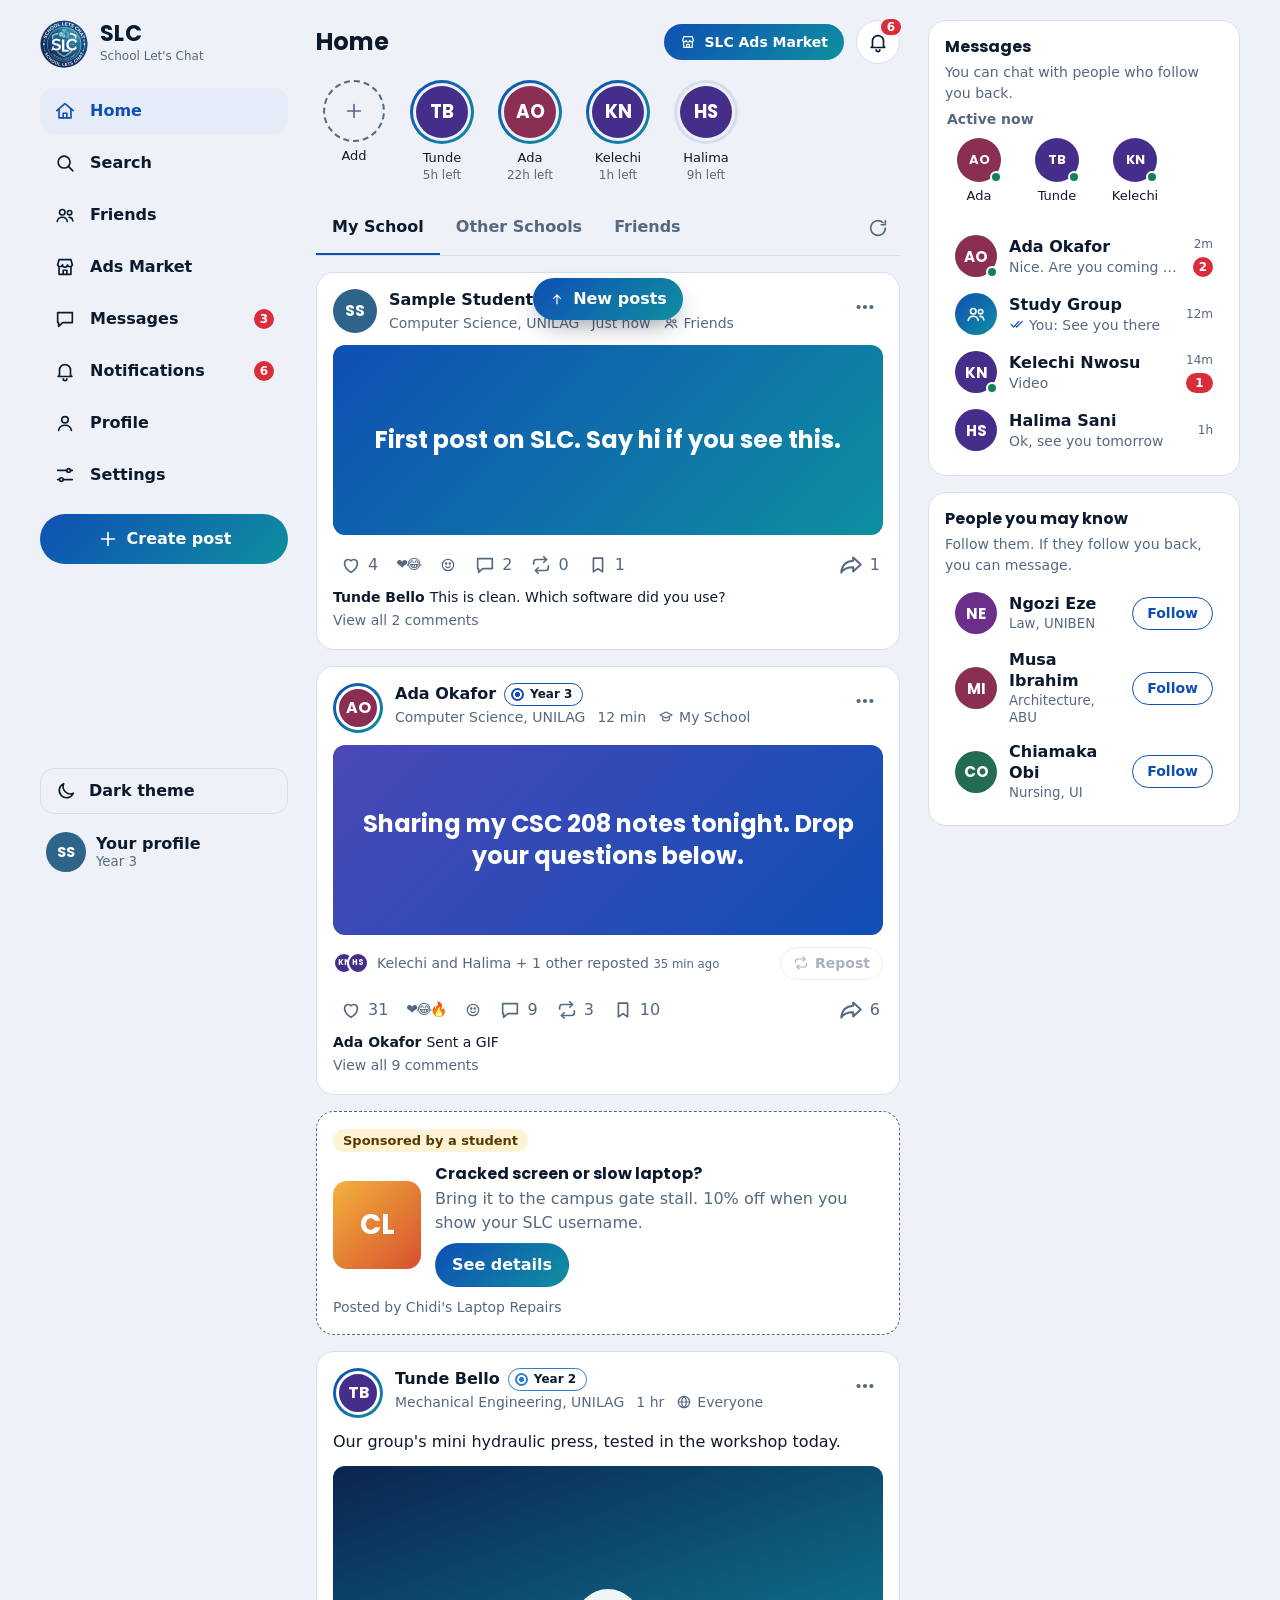
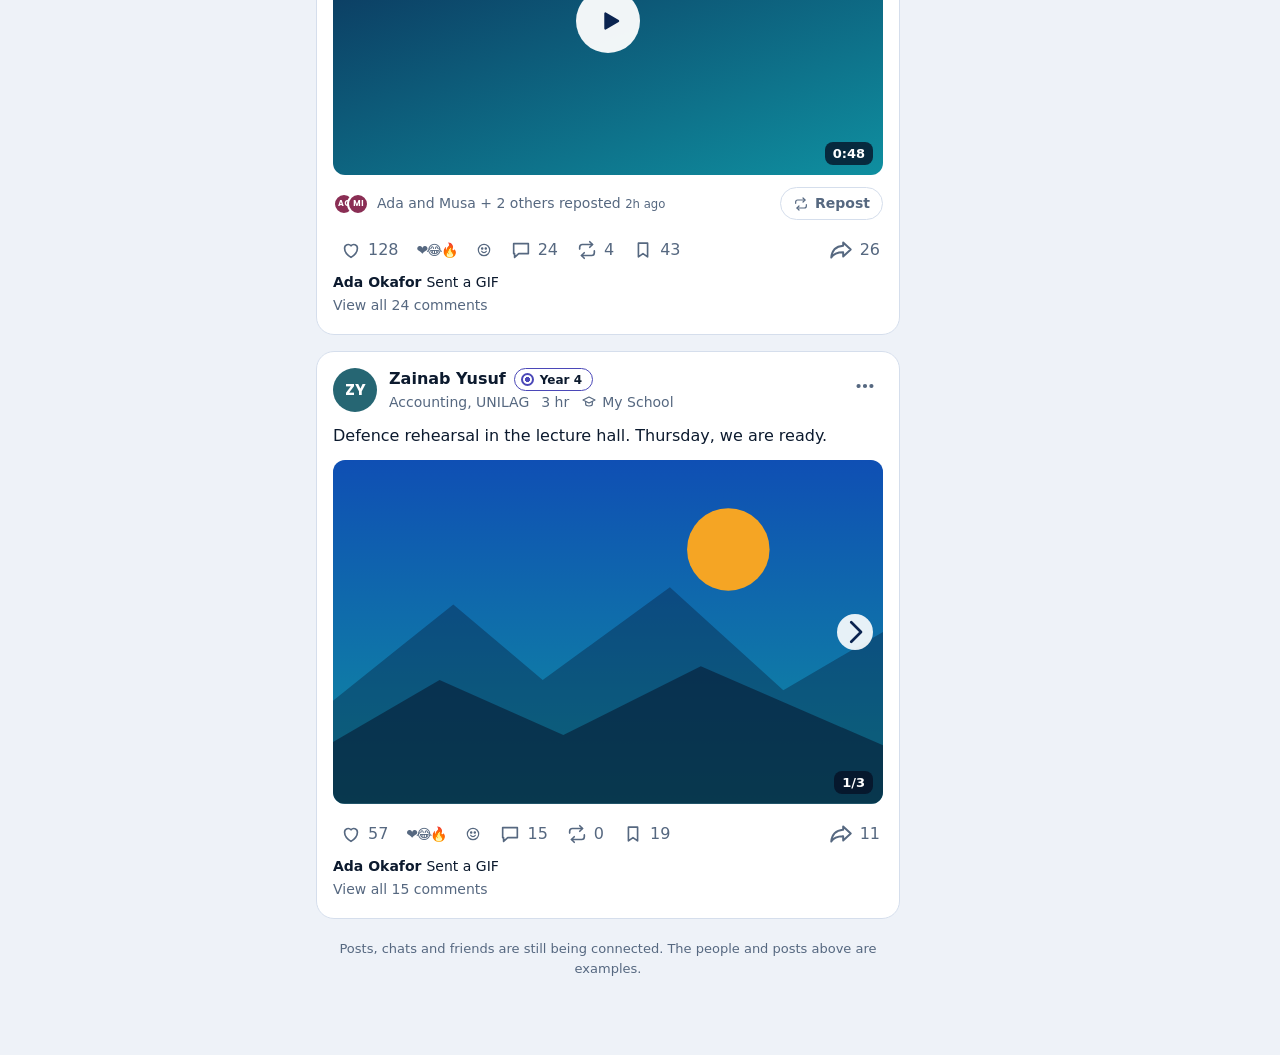
<file: index.html>
<!DOCTYPE html>
<html lang="en">
<head>
<meta charset="utf-8">
<meta name="viewport" content="width=device-width, initial-scale=1, viewport-fit=cover">
<title>Home | SLC - School Let's Chat</title>
<link rel="icon" href="images/favicon.svg" type="image/svg+xml">
<link rel="preload" href="fonts/poppins-bold.woff" as="font" type="font/woff" crossorigin>
<link rel="stylesheet" href="css/style.css">
<link rel="stylesheet" href="css/market.css">
<link rel="preload" href="images/logo.png" as="image">
<style>
#slcLoader{display:none;position:fixed;inset:0;z-index:2000;align-items:center;justify-content:center;flex-direction:column;gap:18px;background:var(--bg,#eef2f8);color:var(--text,#0c1a2e);visibility:visible;opacity:1;transition:opacity .35s ease}
html.slc-splash #slcLoader{display:flex}
html.slc-loaded #slcLoader{opacity:0;pointer-events:none}
#slcLoader .slcl-mark{position:relative;width:104px;height:104px;display:grid;place-items:center}
#slcLoader .slcl-mark img{width:84px;height:84px;border-radius:50%;display:block;animation:slclPulse 1.8s ease-in-out infinite}
#slcLoader .slcl-ring{position:absolute;inset:0;border-radius:50%;border:3px solid var(--line,#d5deec);border-top-color:#2f6df6;animation:slclSpin .9s linear infinite}
#slcLoader .slcl-name{margin:0;font:600 18px/1.2 var(--font-display,system-ui,sans-serif);letter-spacing:.02em}
#slcLoader .slcl-sub{margin:-10px 0 0;font-size:14px;color:var(--muted,#566880)}
@keyframes slclSpin{to{transform:rotate(360deg)}}
@keyframes slclPulse{0%,100%{transform:scale(1)}50%{transform:scale(.94)}}
@media (prefers-reduced-motion:reduce){#slcLoader .slcl-ring{animation-duration:2.4s}#slcLoader .slcl-mark img{animation:none}}
</style>
<noscript><style>#slcLoader{display:none!important}</style></noscript>
<script>(function(){var h=document.documentElement,MIN_MS=700,t0=Date.now(),shown=0;try{if(!sessionStorage.getItem("slc-splashed")){shown=1;h.classList.add("slc-splash");sessionStorage.setItem("slc-splashed","1")}}catch(e){}
if(!shown)return;var gone=0;function hide(){if(gone)return;gone=1;h.classList.add("slc-loaded");setTimeout(function(){h.classList.remove("slc-splash","slc-loaded")},450)}
function ready(){setTimeout(hide,Math.max(0,MIN_MS-(Date.now()-t0)))}
if(document.readyState==="complete")ready();else addEventListener("load",ready);setTimeout(hide,8000)})();</script>
<script>(function(){var d=document.documentElement;d.style.visibility="hidden";fetch("api/me.php",{credentials:"same-origin",cache:"no-store"}).then(function(r){if(r.status===401){location.replace("login.html");return}d.style.visibility=""}).catch(function(){d.style.visibility=""})})()</script>
</head>
<body data-page="home">
<div id="slcLoader" role="status" aria-live="polite"><div class="slcl-mark"><div class="slcl-ring" aria-hidden="true"></div><img src="images/logo.png" alt=""></div><p class="slcl-name">School Let's Chat</p><p class="slcl-sub">Loading...</p></div>
<svg width="0" height="0" style="position:absolute" aria-hidden="true">
  <symbol id="i-home" viewBox="0 0 24 24"><path d="M3 11.5 12 4l9 7.5"/><path d="M5.5 10v9.5h13V10"/><path d="M10 19.5v-5h4v5"/></symbol>
  <symbol id="i-search" viewBox="0 0 24 24"><circle cx="11" cy="11" r="6.5"/><path d="m16 16 4.5 4.5"/></symbol>
  <symbol id="i-msg" viewBox="0 0 24 24"><path d="M4 5h16v11H9.5L5 20v-4H4z"/></symbol>
  <symbol id="i-bell" viewBox="0 0 24 24"><path d="M6 16.5V11a6 6 0 1 1 12 0v5.5l1.5 1.5h-15z"/><path d="M10 20.5a2 2 0 0 0 4 0"/></symbol>
  <symbol id="i-user" viewBox="0 0 24 24"><circle cx="12" cy="8.5" r="3.5"/><path d="M5 20c.8-3.6 3.6-5.5 7-5.5s6.2 1.9 7 5.5"/></symbol>
  <symbol id="i-set" viewBox="0 0 24 24"><path d="M4 7h10M18 7h2M4 17h2M10 17h10"/><circle cx="16" cy="7" r="2"/><circle cx="8" cy="17" r="2"/></symbol>
  <symbol id="i-plus" viewBox="0 0 24 24"><path d="M12 5v14M5 12h14"/></symbol>
  <symbol id="i-heart" viewBox="0 0 24 24"><path d="M12 20s-7-4.4-7-10a4 4 0 0 1 7-2.6A4 4 0 0 1 19 10c0 5.6-7 10-7 10z"/></symbol>
  <symbol id="i-mark" viewBox="0 0 24 24"><path d="M7 4.5h10v15l-5-3.5-5 3.5z"/></symbol>
  <symbol id="i-down" viewBox="0 0 24 24"><path d="M12 4v11M7.5 10.5 12 15l4.5-4.5M5 19.5h14"/></symbol>
  <symbol id="i-more" viewBox="0 0 24 24"><circle cx="5" cy="12" r="1.4" fill="currentColor"/><circle cx="12" cy="12" r="1.4" fill="currentColor"/><circle cx="19" cy="12" r="1.4" fill="currentColor"/></symbol>
  <symbol id="i-sun" viewBox="0 0 24 24"><circle cx="12" cy="12" r="4"/><path d="M12 3v2M12 19v2M3 12h2M19 12h2M5.6 5.6 7 7M17 17l1.4 1.4M5.6 18.4 7 17M17 7l1.4-1.4"/></symbol>
  <symbol id="i-moon" viewBox="0 0 24 24"><path d="M20 14.5A8 8 0 0 1 9.5 4a8 8 0 1 0 10.5 10.5z"/></symbol>
  <symbol id="i-play" viewBox="0 0 24 24"><path d="M8 5.5v13l11-6.5z" fill="currentColor"/></symbol>
  <symbol id="i-globe" viewBox="0 0 24 24"><circle cx="12" cy="12" r="8.5"/><path d="M3.5 12h17M12 3.5c2.6 2.4 3.6 5.3 3.6 8.5S14.6 18.1 12 20.5C9.4 18.1 8.4 15.2 8.4 12S9.4 5.9 12 3.5z"/></symbol>
  <symbol id="i-school" viewBox="0 0 24 24"><path d="m3 9 9-4.5L21 9l-9 4.5z"/><path d="M7 11.5v4c0 1.4 2.2 2.5 5 2.5s5-1.1 5-2.5v-4"/></symbol>
  <symbol id="i-users" viewBox="0 0 24 24"><circle cx="9" cy="9" r="3"/><path d="M3.5 19c.6-3 2.8-4.5 5.5-4.5s4.9 1.5 5.5 4.5"/><circle cx="17" cy="9.5" r="2.4"/><path d="M16.5 14.6c2.3 0 3.6 1.3 4 3.9"/></symbol>
  <symbol id="i-lock" viewBox="0 0 24 24"><rect x="5.5" y="10.5" width="13" height="9" rx="2"/><path d="M8.5 10.5V8a3.5 3.5 0 0 1 7 0v2.5"/></symbol>
  <symbol id="i-check" viewBox="0 0 24 24"><path d="m5 12.5 4.5 4.5L19 7.5"/></symbol>
  <symbol id="i-share" viewBox="0 0 24 24"><path d="M12 15V4M8 8l4-4 4 4M5 13v6.5h14V13"/></symbol>
  <symbol id="i-refresh" viewBox="0 0 24 24"><path d="M20 12a8 8 0 1 1-2.6-5.9"/><path d="M20 4v4.5h-4.5"/></symbol>
  <symbol id="i-back" viewBox="0 0 24 24"><path d="m14.5 5.5-6.5 6.5 6.5 6.5"/></symbol>
  <symbol id="i-x" viewBox="0 0 24 24"><path d="M6 6l12 12M18 6 6 18"/></symbol>
  <symbol id="i-photo" viewBox="0 0 24 24"><rect x="3.5" y="5" width="17" height="14" rx="2.5"/><circle cx="9" cy="10" r="1.6"/><path d="m4.5 17 4.5-4.5 3.5 3.5 3-3 4 4"/></symbol>
  <symbol id="i-video" viewBox="0 0 24 24"><rect x="3.5" y="6.5" width="12" height="11" rx="2.5"/><path d="m15.5 11 5-3v8l-5-3"/></symbol>
  <symbol id="i-repost" viewBox="0 0 24 24"><path d="M4 11V9a3 3 0 0 1 3-3h11"/><path d="m15 3 3 3-3 3"/><path d="M20 13v2a3 3 0 0 1-3 3H6"/><path d="m9 21-3-3 3-3"/></symbol>
  <symbol id="i-link" viewBox="0 0 24 24"><path d="M10 14a4 4 0 0 0 5.7 0l3-3a4 4 0 0 0-5.7-5.7l-1 1"/><path d="M14 10a4 4 0 0 0-5.7 0l-3 3A4 4 0 0 0 11 18.7l1-1"/></symbol>
  <symbol id="i-send" viewBox="0 0 24 24"><path d="M4 12 20 4l-4.5 16-3.5-6.5z"/><path d="M12 13.5 20 4"/></symbol>
  <symbol id="i-apps" viewBox="0 0 24 24"><rect x="4" y="4" width="6.5" height="6.5" rx="1.6"/><rect x="13.5" y="4" width="6.5" height="6.5" rx="1.6"/><rect x="4" y="13.5" width="6.5" height="6.5" rx="1.6"/><rect x="13.5" y="13.5" width="6.5" height="6.5" rx="1.6"/></symbol>
  <symbol id="i-trophy" viewBox="0 0 24 24"><path d="M8 4.5h8v5a4 4 0 0 1-8 0z"/><path d="M8 6H5v1.5A3 3 0 0 0 8 10.5M16 6h3v1.5a3 3 0 0 1-3 3"/><path d="M12 13.5V17M8.5 19.5h7"/></symbol>
  <symbol id="i-up" viewBox="0 0 24 24"><path d="M12 19V6M7 11l5-5 5 5"/></symbol>
  <symbol id="i-uplus" viewBox="0 0 24 24"><circle cx="10" cy="8.5" r="3.5"/><path d="M3.5 20c.8-3.6 3.4-5.5 6.5-5.5s5.7 1.9 6.5 5.5"/><path d="M19 8v6M16 11h6"/></symbol>
  <symbol id="i-palette" viewBox="0 0 24 24"><path d="M12 4a8 8 0 1 0 0 16c1.2 0 1.8-.8 1.8-1.7 0-1-.9-1.3-.9-2.3 0-.9.7-1.5 1.7-1.5H16a4 4 0 0 0 4-4C20 6.9 16.4 4 12 4z"/><circle cx="8" cy="11" r="1"/><circle cx="11" cy="7.8" r="1"/><circle cx="15" cy="8.5" r="1"/></symbol>
  <symbol id="i-fwd" viewBox="0 0 24 24"><path d="M14 5l7 6.5-7 6.5v-4c-5.5 0-9 1.5-11 5 .5-6 4-10.5 11-11z"/></symbol>
  <symbol id="i-doc" viewBox="0 0 24 24"><path d="M7 3.5h7l4 4V20.5H7z"/><path d="M14 3.5v4h4"/></symbol>
  <symbol id="i-checks" viewBox="0 0 24 24"><path d="m3 12.5 4 4L15 8"/><path d="m10.5 15.5 1 1L20 8"/></symbol>
  <symbol id="i-mic" viewBox="0 0 24 24"><rect x="9" y="3.5" width="6" height="11" rx="3"/><path d="M5.5 11.5a6.5 6.5 0 0 0 13 0M12 18v3"/></symbol>
  <symbol id="i-smile" viewBox="0 0 24 24"><circle cx="12" cy="12" r="8.5"/><path d="M8.5 14a4 4 0 0 0 7 0"/><circle cx="9.3" cy="9.8" r="1" fill="currentColor"/><circle cx="14.7" cy="9.8" r="1" fill="currentColor"/></symbol>
  <symbol id="i-clip" viewBox="0 0 24 24"><path d="M19 11.5 11.7 18.8a4.5 4.5 0 0 1-6.4-6.4l7.6-7.6a3 3 0 1 1 4.3 4.3l-7.6 7.6a1.5 1.5 0 0 1-2.1-2.1l7-7"/></symbol>
  <symbol id="i-poll" viewBox="0 0 24 24"><path d="M5 20V10M12 20V4M19 20v-7"/></symbol>
  <symbol id="i-block" viewBox="0 0 24 24"><circle cx="12" cy="12" r="8.5"/><path d="m6 6 12 12"/></symbol>
  <symbol id="i-flag" viewBox="0 0 24 24"><path d="M6 20V4M6 5h11l-2 4 2 4H6"/></symbol>
  <symbol id="i-exit" viewBox="0 0 24 24"><path d="M10 4.5H5.5v15H10M14 8l4 4-4 4M18 12H9"/></symbol>
  <symbol id="i-eye" viewBox="0 0 24 24"><path d="M2.5 12S6 6 12 6s9.5 6 9.5 6-3.5 6-9.5 6S2.5 12 2.5 12z"/><circle cx="12" cy="12" r="2.8"/></symbol>
  <symbol id="i-eyeoff" viewBox="0 0 24 24"><path d="M2.5 12S6 6 12 6s9.5 6 9.5 6-3.5 6-9.5 6S2.5 12 2.5 12z"/><circle cx="12" cy="12" r="2.8"/><path d="m3.5 3.5 17 17"/></symbol>
  <symbol id="i-store" viewBox="0 0 24 24"><path d="M4 9.5 5.5 4h13L20 9.5"/><path d="M4 9.5a2.7 2.7 0 0 0 5.3 0 2.7 2.7 0 0 0 5.4 0 2.7 2.7 0 0 0 5.3 0"/><path d="M5.5 12.5V20h13v-7.5"/><path d="M10 20v-4.5h4V20"/></symbol>
  <symbol id="i-pin" viewBox="0 0 24 24"><path d="M12 21s-6.5-5.6-6.5-11a6.5 6.5 0 0 1 13 0c0 5.4-6.5 11-6.5 11z"/><circle cx="12" cy="10" r="2.3"/></symbol>
  <symbol id="i-phone" viewBox="0 0 24 24"><path d="M6.5 4h3l1.5 4-2 1.3a10 10 0 0 0 5.7 5.7l1.3-2 4 1.5v3a2 2 0 0 1-2 2A14.5 14.5 0 0 1 4.5 6a2 2 0 0 1 2-2z"/></symbol>
  <symbol id="i-tag" viewBox="0 0 24 24"><path d="M3.5 12.5V4.5h8l9 9-8 8z"/><circle cx="8" cy="9" r="1.3"/></symbol>
  <symbol id="i-copy" viewBox="0 0 24 24"><rect x="9" y="9" width="11" height="11" rx="2"/><path d="M5 15V6a2 2 0 0 1 2-2h8"/></symbol>
</svg>

<div class="topbar-m">
  <img src="images/logo.png" alt="SLC logo">
  <span class="wm">SLC</span>
  <button class="mktbtn sm" type="button" data-go="market" aria-label="SLC Ads Market"><svg class="ic sm"><use href="#i-store"/></svg><span class="mtxt">Ads<span class="mx"> Market</span></span></button>
  <button class="iconbtn" type="button" data-focus-search aria-label="Search"><svg class="ic"><use href="#i-search"/></svg></button>
  <button class="bell" type="button" data-go="notifs" aria-label="Notifications"><svg class="ic"><use href="#i-bell"/></svg><span class="count" data-bell-count hidden>0</span></button>
  <button class="iconbtn" type="button" data-go="settings" aria-label="Settings"><svg class="ic"><use href="#i-set"/></svg></button>
  <button class="iconbtn" type="button" data-theme-toggle aria-label="Switch light or dark theme"><svg class="ic" data-theme-icon><use href="#i-moon"/></svg></button>
</div>

<div class="app" id="app">
  <nav class="nav" aria-label="Main">
    <a class="brand" href="#" data-go="home">
      <img src="images/logo.png" alt="SLC logo">
      <span class="wm">SLC<small>School Let's Chat</small></span>
    </a>
    <button class="item" type="button" data-go="home"><svg class="ic"><use href="#i-home"/></svg><span class="label">Home</span></button>
    <button class="item" type="button" data-focus-search><svg class="ic"><use href="#i-search"/></svg><span class="label">Search</span></button>
    <button class="item" type="button" data-go="friends"><svg class="ic"><use href="#i-users"/></svg><span class="label">Friends</span></button>
    <button class="item" type="button" data-go="market"><svg class="ic"><use href="#i-store"/></svg><span class="label">Ads Market</span></button>
    <button class="item" type="button" data-go="messages"><svg class="ic"><use href="#i-msg"/></svg><span class="label">Messages</span><span class="count" data-msg-count>3</span></button>
    <button class="item" type="button" data-go="notifs"><svg class="ic"><use href="#i-bell"/></svg><span class="label">Notifications</span><span class="count" data-bell-count hidden>0</span></button>
    <button class="item" type="button" data-go="profile"><svg class="ic"><use href="#i-user"/></svg><span class="label">Profile</span></button>
    <button class="item" type="button" data-go="settings"><svg class="ic"><use href="#i-set"/></svg><span class="label">Settings</span></button>
    <button class="postbtn" type="button" data-focus-composer><svg class="ic"><use href="#i-plus"/></svg><span class="label">Create post</span></button>
    <div class="navfoot">
      <button class="themebtn" type="button" data-theme-toggle aria-label="Switch light or dark theme"><svg class="ic" data-theme-icon><use href="#i-moon"/></svg><span class="label" data-theme-label>Dark theme</span></button>
      <button class="me" type="button" data-go="profile" data-mine><span id="me-av"></span><span class="t">Your profile<small>Year 3</small></span></button>
    </div>
  </nav>

  <main class="feed" id="feed">
    <div class="feed-head">
      <h1 id="title">Home</h1>
      <span class="sp"></span>
      <button class="mktbtn" type="button" data-go="market" aria-label="SLC Ads Market"><svg class="ic sm"><use href="#i-store"/></svg><span>SLC Ads Market</span></button>
      <button class="bell" type="button" data-go="notifs" aria-label="Notifications"><svg class="ic"><use href="#i-bell"/></svg><span class="count" data-bell-count hidden>0</span></button>
    </div>

    <section class="view" id="v-home">
      <div class="statuses" id="statuses" aria-label="Statuses"></div>

      <div class="pymk-m" id="pymk"></div>
      <div class="tabs" id="tabs">
        <div class="scroll" role="tablist" aria-label="Feed">
          <button class="tab" role="tab" id="tab-school" aria-selected="true" aria-controls="feedlist" data-tab="school">My School</button>
          <button class="tab" role="tab" id="tab-other" aria-selected="false" aria-controls="feedlist" data-tab="other">Other Schools</button>
          <button class="tab" role="tab" id="tab-friends" aria-selected="false" aria-controls="feedlist" data-tab="friends">Friends</button>
        </div>
        <button class="iconbtn refresh" type="button" id="refresh" aria-label="Refresh feed"><svg class="ic"><use href="#i-refresh"/></svg></button>
      </div>
      <div class="pillwrap" id="pillwrap"><button class="pill" type="button" id="pill"><svg class="ic sm"><use href="#i-up"/></svg><span id="pilltext">New posts</span></button></div>
      <div id="feedlist" role="tabpanel" aria-labelledby="tab-school"></div>
      <p class="note">Posts, chats and friends are still being connected. The people and posts above are examples.</p>
    </section>
  </main>

  <aside class="rail" id="rail" aria-label="Suggestions">
    <section class="card">
      <h2>Messages</h2>
      <p class="sub">You can chat with people who follow you back.</p>
      <div id="railchats"></div>
    </section>
    <section class="card">
      <h2>People you may know</h2>
      <p class="sub">Follow them. If they follow you back, you can message.</p>
      <div id="people"></div>
    </section>
  </aside>
</div>

<nav class="bottom" aria-label="Main">
  <button class="bi" type="button" data-go="home"><svg class="ic"><use href="#i-home"/></svg>Home</button>
  <button class="bi" type="button" data-go="friends"><svg class="ic"><use href="#i-users"/></svg>Friends</button>
  <button class="bi plus" type="button" data-focus-composer aria-label="Create post"><svg class="ic"><use href="#i-plus"/></svg></button>
  <button class="bi" type="button" data-go="messages"><svg class="ic"><use href="#i-msg"/></svg>Messages<span class="count" data-msg-count>3</span></button>
  <button class="bi" type="button" data-go="profile" data-mine><svg class="ic"><use href="#i-user"/></svg>Profile</button>
</nav>

<div class="scrim" id="scrim" hidden></div>
<div class="sheet" id="sheet" role="dialog" aria-modal="true" aria-labelledby="sh-title" hidden>
  <div id="sheet-body"></div>
</div>
<div id="toast" role="status" aria-live="polite" hidden></div>
<div class="viewer" id="viewer" role="dialog" aria-modal="true" aria-label="Viewer" hidden></div>
<div class="mini" id="mini" hidden></div>
<div class="searchOverlay" id="searchOverlay" hidden role="dialog" aria-modal="true" aria-label="Search">
  <div class="soHead"><button class="iconbtn" type="button" data-so-close aria-label="Close search"><svg class="ic"><use href="#i-back"/></svg></button>
    <label class="search" style="flex:1"><svg class="ic"><use href="#i-search"/></svg><span class="sr">Search posts, videos and students</span><input id="qOverlay" type="search" placeholder="Search posts, videos and students" autocomplete="off" maxlength="60"></label></div>
  <div class="soTabs" id="soTabs" role="group" aria-label="Search in"></div>
  <div class="soBody" id="resultsOverlay"></div>
</div>
<div class="drawer" id="drawer" role="dialog" aria-modal="true" aria-label="Comments" hidden></div>
<div class="rpicker" id="rpicker" role="menu" aria-label="Reactions" hidden></div>
<div class="popup" id="popup" role="status" hidden></div>
<input type="file" id="fcpic" accept="image/*" hidden>
<input type="file" id="fstk" accept="image/*" hidden>
<input type="file" id="fgif" accept="image/gif" hidden>
<input type="file" id="fdoc" accept=".pdf,.doc,.docx,.ppt,.pptx,.xls,.xlsx,.txt,.zip" hidden>
<input type="file" id="fpic" accept="image/*" hidden>
<input type="file" id="fvid" accept="video/*" hidden>
<input type="file" id="fwp" accept="image/*" hidden>
<input type="file" id="fcpic2" accept="image/*" hidden>
<input type="file" id="fid" accept="image/*" capture="environment" hidden>

<script src="js/payment-config.js"></script>
<script src="js/app.js"></script>
<script src="js/market.js"></script>
<script src="js/realtime-config.js"></script>
<script src="js/realtime.js"></script>
</body>
</html>
</file>
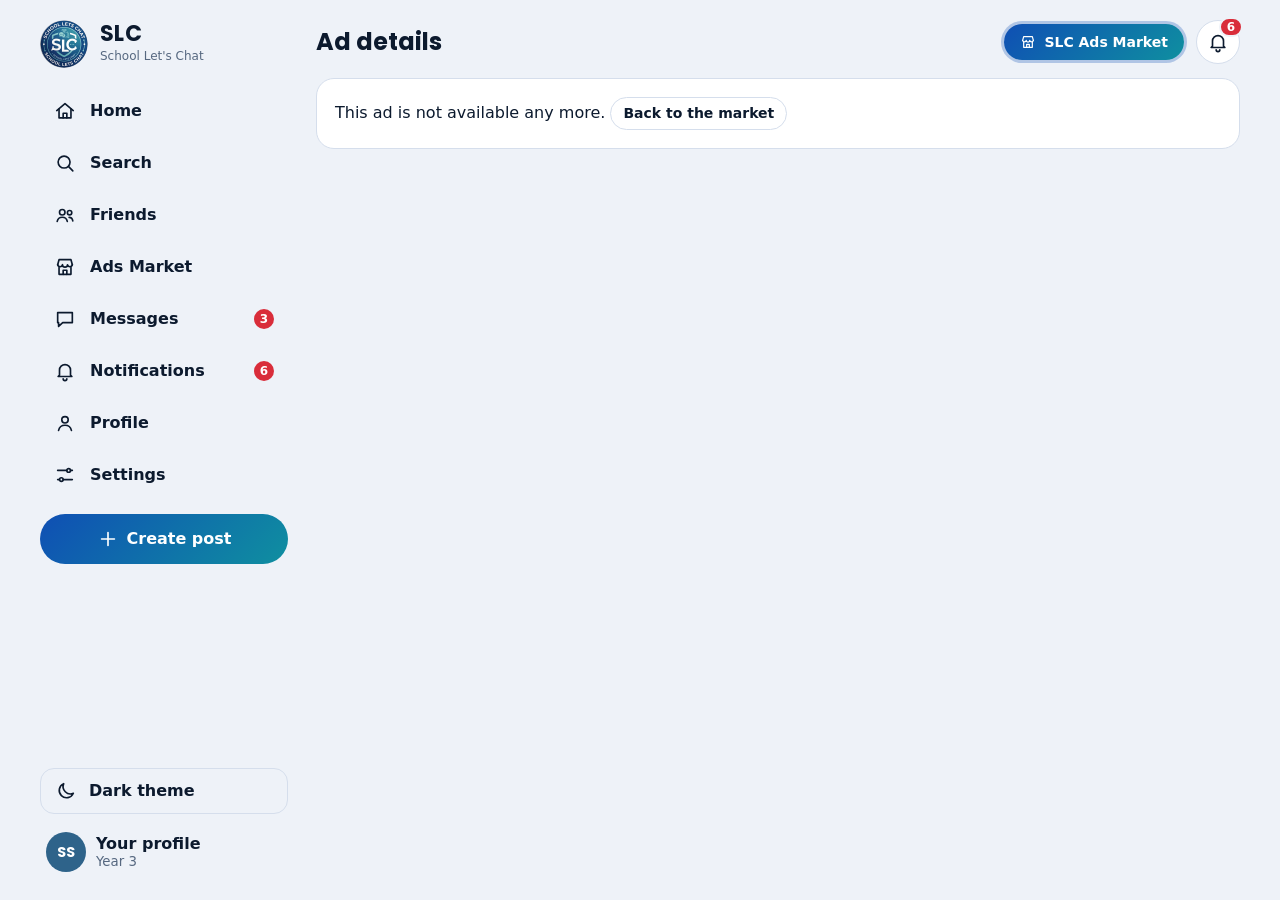
<file: ad.html>
<!DOCTYPE html>
<html lang="en">
<head>
<meta charset="utf-8">
<meta name="viewport" content="width=device-width, initial-scale=1, viewport-fit=cover">
<title>Ad details | SLC - School Let's Chat</title>
<link rel="icon" href="images/favicon.svg" type="image/svg+xml">
<link rel="preload" href="fonts/poppins-bold.woff" as="font" type="font/woff" crossorigin>
<link rel="stylesheet" href="css/style.css">
<link rel="stylesheet" href="css/market.css">
<link rel="preload" href="images/logo.png" as="image">
<style>
#slcLoader{display:none;position:fixed;inset:0;z-index:2000;align-items:center;justify-content:center;flex-direction:column;gap:18px;background:var(--bg,#eef2f8);color:var(--text,#0c1a2e);visibility:visible;opacity:1;transition:opacity .35s ease}
html.slc-splash #slcLoader{display:flex}
html.slc-loaded #slcLoader{opacity:0;pointer-events:none}
#slcLoader .slcl-mark{position:relative;width:104px;height:104px;display:grid;place-items:center}
#slcLoader .slcl-mark img{width:84px;height:84px;border-radius:50%;display:block;animation:slclPulse 1.8s ease-in-out infinite}
#slcLoader .slcl-ring{position:absolute;inset:0;border-radius:50%;border:3px solid var(--line,#d5deec);border-top-color:#2f6df6;animation:slclSpin .9s linear infinite}
#slcLoader .slcl-name{margin:0;font:600 18px/1.2 var(--font-display,system-ui,sans-serif);letter-spacing:.02em}
#slcLoader .slcl-sub{margin:-10px 0 0;font-size:14px;color:var(--muted,#566880)}
@keyframes slclSpin{to{transform:rotate(360deg)}}
@keyframes slclPulse{0%,100%{transform:scale(1)}50%{transform:scale(.94)}}
@media (prefers-reduced-motion:reduce){#slcLoader .slcl-ring{animation-duration:2.4s}#slcLoader .slcl-mark img{animation:none}}
</style>
<noscript><style>#slcLoader{display:none!important}</style></noscript>
<script>(function(){var h=document.documentElement,MIN_MS=700,t0=Date.now(),shown=0;try{if(!sessionStorage.getItem("slc-splashed")){shown=1;h.classList.add("slc-splash");sessionStorage.setItem("slc-splashed","1")}}catch(e){}
if(!shown)return;var gone=0;function hide(){if(gone)return;gone=1;h.classList.add("slc-loaded");setTimeout(function(){h.classList.remove("slc-splash","slc-loaded")},450)}
function ready(){setTimeout(hide,Math.max(0,MIN_MS-(Date.now()-t0)))}
if(document.readyState==="complete")ready();else addEventListener("load",ready);setTimeout(hide,8000)})();</script>
<script>(function(){var d=document.documentElement;d.style.visibility="hidden";fetch("api/me.php",{credentials:"same-origin",cache:"no-store"}).then(function(r){if(r.status===401){location.replace("login.html");return}d.style.visibility=""}).catch(function(){d.style.visibility=""})})()</script>
</head>
<body data-page="ad">
<div id="slcLoader" role="status" aria-live="polite"><div class="slcl-mark"><div class="slcl-ring" aria-hidden="true"></div><img src="images/logo.png" alt=""></div><p class="slcl-name">School Let's Chat</p><p class="slcl-sub">Loading...</p></div>
<svg width="0" height="0" style="position:absolute" aria-hidden="true">
  <symbol id="i-home" viewBox="0 0 24 24"><path d="M3 11.5 12 4l9 7.5"/><path d="M5.5 10v9.5h13V10"/><path d="M10 19.5v-5h4v5"/></symbol>
  <symbol id="i-search" viewBox="0 0 24 24"><circle cx="11" cy="11" r="6.5"/><path d="m16 16 4.5 4.5"/></symbol>
  <symbol id="i-msg" viewBox="0 0 24 24"><path d="M4 5h16v11H9.5L5 20v-4H4z"/></symbol>
  <symbol id="i-bell" viewBox="0 0 24 24"><path d="M6 16.5V11a6 6 0 1 1 12 0v5.5l1.5 1.5h-15z"/><path d="M10 20.5a2 2 0 0 0 4 0"/></symbol>
  <symbol id="i-user" viewBox="0 0 24 24"><circle cx="12" cy="8.5" r="3.5"/><path d="M5 20c.8-3.6 3.6-5.5 7-5.5s6.2 1.9 7 5.5"/></symbol>
  <symbol id="i-set" viewBox="0 0 24 24"><path d="M4 7h10M18 7h2M4 17h2M10 17h10"/><circle cx="16" cy="7" r="2"/><circle cx="8" cy="17" r="2"/></symbol>
  <symbol id="i-plus" viewBox="0 0 24 24"><path d="M12 5v14M5 12h14"/></symbol>
  <symbol id="i-heart" viewBox="0 0 24 24"><path d="M12 20s-7-4.4-7-10a4 4 0 0 1 7-2.6A4 4 0 0 1 19 10c0 5.6-7 10-7 10z"/></symbol>
  <symbol id="i-mark" viewBox="0 0 24 24"><path d="M7 4.5h10v15l-5-3.5-5 3.5z"/></symbol>
  <symbol id="i-down" viewBox="0 0 24 24"><path d="M12 4v11M7.5 10.5 12 15l4.5-4.5M5 19.5h14"/></symbol>
  <symbol id="i-more" viewBox="0 0 24 24"><circle cx="5" cy="12" r="1.4" fill="currentColor"/><circle cx="12" cy="12" r="1.4" fill="currentColor"/><circle cx="19" cy="12" r="1.4" fill="currentColor"/></symbol>
  <symbol id="i-sun" viewBox="0 0 24 24"><circle cx="12" cy="12" r="4"/><path d="M12 3v2M12 19v2M3 12h2M19 12h2M5.6 5.6 7 7M17 17l1.4 1.4M5.6 18.4 7 17M17 7l1.4-1.4"/></symbol>
  <symbol id="i-moon" viewBox="0 0 24 24"><path d="M20 14.5A8 8 0 0 1 9.5 4a8 8 0 1 0 10.5 10.5z"/></symbol>
  <symbol id="i-play" viewBox="0 0 24 24"><path d="M8 5.5v13l11-6.5z" fill="currentColor"/></symbol>
  <symbol id="i-globe" viewBox="0 0 24 24"><circle cx="12" cy="12" r="8.5"/><path d="M3.5 12h17M12 3.5c2.6 2.4 3.6 5.3 3.6 8.5S14.6 18.1 12 20.5C9.4 18.1 8.4 15.2 8.4 12S9.4 5.9 12 3.5z"/></symbol>
  <symbol id="i-school" viewBox="0 0 24 24"><path d="m3 9 9-4.5L21 9l-9 4.5z"/><path d="M7 11.5v4c0 1.4 2.2 2.5 5 2.5s5-1.1 5-2.5v-4"/></symbol>
  <symbol id="i-users" viewBox="0 0 24 24"><circle cx="9" cy="9" r="3"/><path d="M3.5 19c.6-3 2.8-4.5 5.5-4.5s4.9 1.5 5.5 4.5"/><circle cx="17" cy="9.5" r="2.4"/><path d="M16.5 14.6c2.3 0 3.6 1.3 4 3.9"/></symbol>
  <symbol id="i-lock" viewBox="0 0 24 24"><rect x="5.5" y="10.5" width="13" height="9" rx="2"/><path d="M8.5 10.5V8a3.5 3.5 0 0 1 7 0v2.5"/></symbol>
  <symbol id="i-check" viewBox="0 0 24 24"><path d="m5 12.5 4.5 4.5L19 7.5"/></symbol>
  <symbol id="i-share" viewBox="0 0 24 24"><path d="M12 15V4M8 8l4-4 4 4M5 13v6.5h14V13"/></symbol>
  <symbol id="i-refresh" viewBox="0 0 24 24"><path d="M20 12a8 8 0 1 1-2.6-5.9"/><path d="M20 4v4.5h-4.5"/></symbol>
  <symbol id="i-back" viewBox="0 0 24 24"><path d="m14.5 5.5-6.5 6.5 6.5 6.5"/></symbol>
  <symbol id="i-x" viewBox="0 0 24 24"><path d="M6 6l12 12M18 6 6 18"/></symbol>
  <symbol id="i-photo" viewBox="0 0 24 24"><rect x="3.5" y="5" width="17" height="14" rx="2.5"/><circle cx="9" cy="10" r="1.6"/><path d="m4.5 17 4.5-4.5 3.5 3.5 3-3 4 4"/></symbol>
  <symbol id="i-video" viewBox="0 0 24 24"><rect x="3.5" y="6.5" width="12" height="11" rx="2.5"/><path d="m15.5 11 5-3v8l-5-3"/></symbol>
  <symbol id="i-repost" viewBox="0 0 24 24"><path d="M4 11V9a3 3 0 0 1 3-3h11"/><path d="m15 3 3 3-3 3"/><path d="M20 13v2a3 3 0 0 1-3 3H6"/><path d="m9 21-3-3 3-3"/></symbol>
  <symbol id="i-link" viewBox="0 0 24 24"><path d="M10 14a4 4 0 0 0 5.7 0l3-3a4 4 0 0 0-5.7-5.7l-1 1"/><path d="M14 10a4 4 0 0 0-5.7 0l-3 3A4 4 0 0 0 11 18.7l1-1"/></symbol>
  <symbol id="i-send" viewBox="0 0 24 24"><path d="M4 12 20 4l-4.5 16-3.5-6.5z"/><path d="M12 13.5 20 4"/></symbol>
  <symbol id="i-apps" viewBox="0 0 24 24"><rect x="4" y="4" width="6.5" height="6.5" rx="1.6"/><rect x="13.5" y="4" width="6.5" height="6.5" rx="1.6"/><rect x="4" y="13.5" width="6.5" height="6.5" rx="1.6"/><rect x="13.5" y="13.5" width="6.5" height="6.5" rx="1.6"/></symbol>
  <symbol id="i-trophy" viewBox="0 0 24 24"><path d="M8 4.5h8v5a4 4 0 0 1-8 0z"/><path d="M8 6H5v1.5A3 3 0 0 0 8 10.5M16 6h3v1.5a3 3 0 0 1-3 3"/><path d="M12 13.5V17M8.5 19.5h7"/></symbol>
  <symbol id="i-up" viewBox="0 0 24 24"><path d="M12 19V6M7 11l5-5 5 5"/></symbol>
  <symbol id="i-uplus" viewBox="0 0 24 24"><circle cx="10" cy="8.5" r="3.5"/><path d="M3.5 20c.8-3.6 3.4-5.5 6.5-5.5s5.7 1.9 6.5 5.5"/><path d="M19 8v6M16 11h6"/></symbol>
  <symbol id="i-palette" viewBox="0 0 24 24"><path d="M12 4a8 8 0 1 0 0 16c1.2 0 1.8-.8 1.8-1.7 0-1-.9-1.3-.9-2.3 0-.9.7-1.5 1.7-1.5H16a4 4 0 0 0 4-4C20 6.9 16.4 4 12 4z"/><circle cx="8" cy="11" r="1"/><circle cx="11" cy="7.8" r="1"/><circle cx="15" cy="8.5" r="1"/></symbol>
  <symbol id="i-fwd" viewBox="0 0 24 24"><path d="M14 5l7 6.5-7 6.5v-4c-5.5 0-9 1.5-11 5 .5-6 4-10.5 11-11z"/></symbol>
  <symbol id="i-doc" viewBox="0 0 24 24"><path d="M7 3.5h7l4 4V20.5H7z"/><path d="M14 3.5v4h4"/></symbol>
  <symbol id="i-checks" viewBox="0 0 24 24"><path d="m3 12.5 4 4L15 8"/><path d="m10.5 15.5 1 1L20 8"/></symbol>
  <symbol id="i-mic" viewBox="0 0 24 24"><rect x="9" y="3.5" width="6" height="11" rx="3"/><path d="M5.5 11.5a6.5 6.5 0 0 0 13 0M12 18v3"/></symbol>
  <symbol id="i-smile" viewBox="0 0 24 24"><circle cx="12" cy="12" r="8.5"/><path d="M8.5 14a4 4 0 0 0 7 0"/><circle cx="9.3" cy="9.8" r="1" fill="currentColor"/><circle cx="14.7" cy="9.8" r="1" fill="currentColor"/></symbol>
  <symbol id="i-clip" viewBox="0 0 24 24"><path d="M19 11.5 11.7 18.8a4.5 4.5 0 0 1-6.4-6.4l7.6-7.6a3 3 0 1 1 4.3 4.3l-7.6 7.6a1.5 1.5 0 0 1-2.1-2.1l7-7"/></symbol>
  <symbol id="i-poll" viewBox="0 0 24 24"><path d="M5 20V10M12 20V4M19 20v-7"/></symbol>
  <symbol id="i-block" viewBox="0 0 24 24"><circle cx="12" cy="12" r="8.5"/><path d="m6 6 12 12"/></symbol>
  <symbol id="i-flag" viewBox="0 0 24 24"><path d="M6 20V4M6 5h11l-2 4 2 4H6"/></symbol>
  <symbol id="i-exit" viewBox="0 0 24 24"><path d="M10 4.5H5.5v15H10M14 8l4 4-4 4M18 12H9"/></symbol>
  <symbol id="i-eye" viewBox="0 0 24 24"><path d="M2.5 12S6 6 12 6s9.5 6 9.5 6-3.5 6-9.5 6S2.5 12 2.5 12z"/><circle cx="12" cy="12" r="2.8"/></symbol>
  <symbol id="i-eyeoff" viewBox="0 0 24 24"><path d="M2.5 12S6 6 12 6s9.5 6 9.5 6-3.5 6-9.5 6S2.5 12 2.5 12z"/><circle cx="12" cy="12" r="2.8"/><path d="m3.5 3.5 17 17"/></symbol>
  <symbol id="i-store" viewBox="0 0 24 24"><path d="M4 9.5 5.5 4h13L20 9.5"/><path d="M4 9.5a2.7 2.7 0 0 0 5.3 0 2.7 2.7 0 0 0 5.4 0 2.7 2.7 0 0 0 5.3 0"/><path d="M5.5 12.5V20h13v-7.5"/><path d="M10 20v-4.5h4V20"/></symbol>
  <symbol id="i-pin" viewBox="0 0 24 24"><path d="M12 21s-6.5-5.6-6.5-11a6.5 6.5 0 0 1 13 0c0 5.4-6.5 11-6.5 11z"/><circle cx="12" cy="10" r="2.3"/></symbol>
  <symbol id="i-phone" viewBox="0 0 24 24"><path d="M6.5 4h3l1.5 4-2 1.3a10 10 0 0 0 5.7 5.7l1.3-2 4 1.5v3a2 2 0 0 1-2 2A14.5 14.5 0 0 1 4.5 6a2 2 0 0 1 2-2z"/></symbol>
  <symbol id="i-tag" viewBox="0 0 24 24"><path d="M3.5 12.5V4.5h8l9 9-8 8z"/><circle cx="8" cy="9" r="1.3"/></symbol>
  <symbol id="i-copy" viewBox="0 0 24 24"><rect x="9" y="9" width="11" height="11" rx="2"/><path d="M5 15V6a2 2 0 0 1 2-2h8"/></symbol>
</svg>

<div class="topbar-m">
  <img src="images/logo.png" alt="SLC logo">
  <span class="wm">SLC</span>
  <button class="mktbtn sm" type="button" data-go="market" aria-label="SLC Ads Market"><svg class="ic sm"><use href="#i-store"/></svg><span class="mtxt">Ads<span class="mx"> Market</span></span></button>
  <button class="iconbtn" type="button" data-focus-search aria-label="Search"><svg class="ic"><use href="#i-search"/></svg></button>
  <button class="bell" type="button" data-go="notifs" aria-label="Notifications"><svg class="ic"><use href="#i-bell"/></svg><span class="count" data-bell-count hidden>0</span></button>
  <button class="iconbtn" type="button" data-go="settings" aria-label="Settings"><svg class="ic"><use href="#i-set"/></svg></button>
  <button class="iconbtn" type="button" data-theme-toggle aria-label="Switch light or dark theme"><svg class="ic" data-theme-icon><use href="#i-moon"/></svg></button>
</div>

<div class="app two" id="app">
  <nav class="nav" aria-label="Main">
    <a class="brand" href="#" data-go="home">
      <img src="images/logo.png" alt="SLC logo">
      <span class="wm">SLC<small>School Let's Chat</small></span>
    </a>
    <button class="item" type="button" data-go="home"><svg class="ic"><use href="#i-home"/></svg><span class="label">Home</span></button>
    <button class="item" type="button" data-focus-search><svg class="ic"><use href="#i-search"/></svg><span class="label">Search</span></button>
    <button class="item" type="button" data-go="friends"><svg class="ic"><use href="#i-users"/></svg><span class="label">Friends</span></button>
    <button class="item" type="button" data-go="market"><svg class="ic"><use href="#i-store"/></svg><span class="label">Ads Market</span></button>
    <button class="item" type="button" data-go="messages"><svg class="ic"><use href="#i-msg"/></svg><span class="label">Messages</span><span class="count" data-msg-count>3</span></button>
    <button class="item" type="button" data-go="notifs"><svg class="ic"><use href="#i-bell"/></svg><span class="label">Notifications</span><span class="count" data-bell-count hidden>0</span></button>
    <button class="item" type="button" data-go="profile"><svg class="ic"><use href="#i-user"/></svg><span class="label">Profile</span></button>
    <button class="item" type="button" data-go="settings"><svg class="ic"><use href="#i-set"/></svg><span class="label">Settings</span></button>
    <button class="postbtn" type="button" data-focus-composer><svg class="ic"><use href="#i-plus"/></svg><span class="label">Create post</span></button>
    <div class="navfoot">
      <button class="themebtn" type="button" data-theme-toggle aria-label="Switch light or dark theme"><svg class="ic" data-theme-icon><use href="#i-moon"/></svg><span class="label" data-theme-label>Dark theme</span></button>
      <button class="me" type="button" data-go="profile" data-mine><span id="me-av"></span><span class="t">Your profile<small>Year 3</small></span></button>
    </div>
  </nav>

  <main class="feed" id="feed">
    <div class="feed-head">
      <h1 id="title">Home</h1>
      <span class="sp"></span>
      <button class="mktbtn" type="button" data-go="market" aria-label="SLC Ads Market"><svg class="ic sm"><use href="#i-store"/></svg><span>SLC Ads Market</span></button>
      <button class="bell" type="button" data-go="notifs" aria-label="Notifications"><svg class="ic"><use href="#i-bell"/></svg><span class="count" data-bell-count hidden>0</span></button>
    </div>

    <section class="view" id="v-ad">
      <div id="adroot"></div>
    </section>
  </main>
</div>

<nav class="bottom" aria-label="Main">
  <button class="bi" type="button" data-go="home"><svg class="ic"><use href="#i-home"/></svg>Home</button>
  <button class="bi" type="button" data-go="friends"><svg class="ic"><use href="#i-users"/></svg>Friends</button>
  <button class="bi plus" type="button" data-focus-composer aria-label="Create post"><svg class="ic"><use href="#i-plus"/></svg></button>
  <button class="bi" type="button" data-go="messages"><svg class="ic"><use href="#i-msg"/></svg>Messages<span class="count" data-msg-count>3</span></button>
  <button class="bi" type="button" data-go="profile" data-mine><svg class="ic"><use href="#i-user"/></svg>Profile</button>
</nav>

<div class="scrim" id="scrim" hidden></div>
<div class="sheet" id="sheet" role="dialog" aria-modal="true" aria-labelledby="sh-title" hidden>
  <div id="sheet-body"></div>
</div>
<div id="toast" role="status" aria-live="polite" hidden></div>
<div class="viewer" id="viewer" role="dialog" aria-modal="true" aria-label="Viewer" hidden></div>
<div class="mini" id="mini" hidden></div>
<div class="searchOverlay" id="searchOverlay" hidden role="dialog" aria-modal="true" aria-label="Search">
  <div class="soHead"><button class="iconbtn" type="button" data-so-close aria-label="Close search"><svg class="ic"><use href="#i-back"/></svg></button>
    <label class="search" style="flex:1"><svg class="ic"><use href="#i-search"/></svg><span class="sr">Search posts, videos and students</span><input id="qOverlay" type="search" placeholder="Search posts, videos and students" autocomplete="off" maxlength="60"></label></div>
  <div class="soTabs" id="soTabs" role="group" aria-label="Search in"></div>
  <div class="soBody" id="resultsOverlay"></div>
</div>
<div class="drawer" id="drawer" role="dialog" aria-modal="true" aria-label="Comments" hidden></div>
<div class="rpicker" id="rpicker" role="menu" aria-label="Reactions" hidden></div>
<div class="popup" id="popup" role="status" hidden></div>
<input type="file" id="fcpic" accept="image/*" hidden>
<input type="file" id="fstk" accept="image/*" hidden>
<input type="file" id="fgif" accept="image/gif" hidden>
<input type="file" id="fdoc" accept=".pdf,.doc,.docx,.ppt,.pptx,.xls,.xlsx,.txt,.zip" hidden>
<input type="file" id="fpic" accept="image/*" hidden>
<input type="file" id="fvid" accept="video/*" hidden>
<input type="file" id="fwp" accept="image/*" hidden>
<input type="file" id="fcpic2" accept="image/*" hidden>
<input type="file" id="fid" accept="image/*" capture="environment" hidden>

<script src="js/payment-config.js"></script>
<script src="js/app.js"></script>
<script src="js/market.js"></script>
<script src="js/realtime-config.js"></script>
<script src="js/realtime.js"></script>
</body>
</html>
</file>
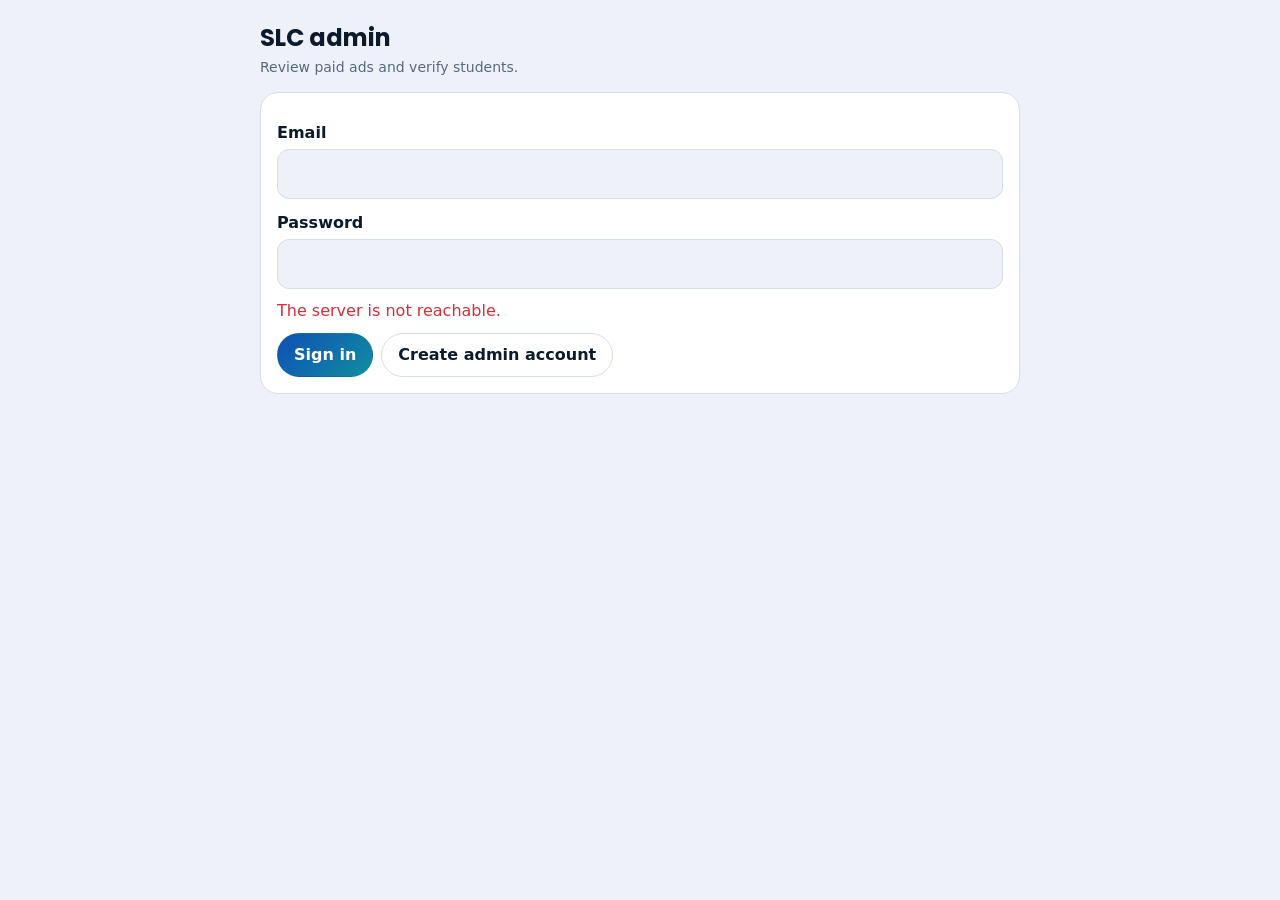
<file: admin.html>
<!DOCTYPE html>
<html lang="en">
<head>
<meta charset="utf-8">
<meta name="viewport" content="width=device-width, initial-scale=1">
<meta name="robots" content="noindex, nofollow">
<title>SLC admin</title>
<link rel="icon" href="images/favicon.svg" type="image/svg+xml">
<link rel="stylesheet" href="css/style.css">
<link rel="stylesheet" href="css/market.css">
<style>
  body{background:var(--bg);color:var(--text);font-family:var(--font-body);margin:0;padding:24px 16px}
  main{max-width:760px;margin:0 auto}
  h1{font:800 24px/1.2 var(--font-display);margin:0 0 4px}
  .adm-card{background:var(--surface);border:1px solid var(--line);border-radius:18px;padding:16px;margin:14px 0}
  .adm-card h2{font:700 17px/1.3 var(--font-display);margin:0 0 4px}
  .adm-meta{color:var(--muted);font-size:14px;margin:0 0 8px}
  .adm-row{display:flex;gap:8px;flex-wrap:wrap;margin-top:10px}
  .adm-form label{display:block;font-weight:600;margin:12px 0 4px}
  .adm-form input{width:100%;box-sizing:border-box;padding:12px 14px;border:1.5px solid var(--line);border-radius:12px;background:var(--bg);color:var(--text);font-size:16px}
  .adm-msg{min-height:22px;margin:10px 0 0;color:var(--danger,#c0392b)}
</style>
</head>
<body>
<main>
  <h1>SLC admin</h1>
  <p class="adm-meta">Review paid ads and verify students.</p>

  <section id="login" class="adm-card adm-form" hidden>
    <label for="em">Email</label><input id="em" type="email" autocomplete="username">
    <label for="pw">Password</label><input id="pw" type="password" autocomplete="current-password">
    <p class="adm-msg" id="loginMsg" role="alert"></p>
    <div class="adm-row"><button class="btn primary" type="button" id="go">Sign in</button><button class="btn" type="button" id="showReg">Create admin account</button></div>
  </section>

  <section id="register" class="adm-card adm-form" hidden>
    <h2>Create an admin account</h2>
    <p class="adm-meta">You need the admin sign-up code that was set in the hosting settings.</p>
    <label for="rem">Email</label><input id="rem" type="email" autocomplete="username">
    <label for="rpw">Password (at least 12 characters)</label><input id="rpw" type="password" autocomplete="new-password">
    <label for="rcd">Admin sign-up code</label><input id="rcd" type="password" autocomplete="off">
    <p class="adm-msg" id="regMsg" role="alert"></p>
    <div class="adm-row"><button class="btn primary" type="button" id="goReg">Create account</button><button class="btn" type="button" id="backLogin">Back to sign in</button></div>
  </section>

  <section id="list" hidden>
    <div class="adm-row"><button class="btn sm primary" type="button" id="tabAds">Ads</button><button class="btn sm" type="button" id="tabStu">Students</button><button class="btn sm" type="button" id="refresh">Refresh</button></div>
    <div id="ads"></div>
    <div id="students" hidden>
      <p class="adm-meta">Verify a student, or decline them: declining signs them out at once and deletes their account.</p>
      <div class="adm-row"><button class="btn sm primary" type="button" data-filter="waiting">Waiting</button><button class="btn sm" type="button" data-filter="verified">Verified</button></div>
      <div id="stuList"></div>
    </div>
  </section>
</main>
<script src="js/admin.js"></script>
</body>
</html>
</file>
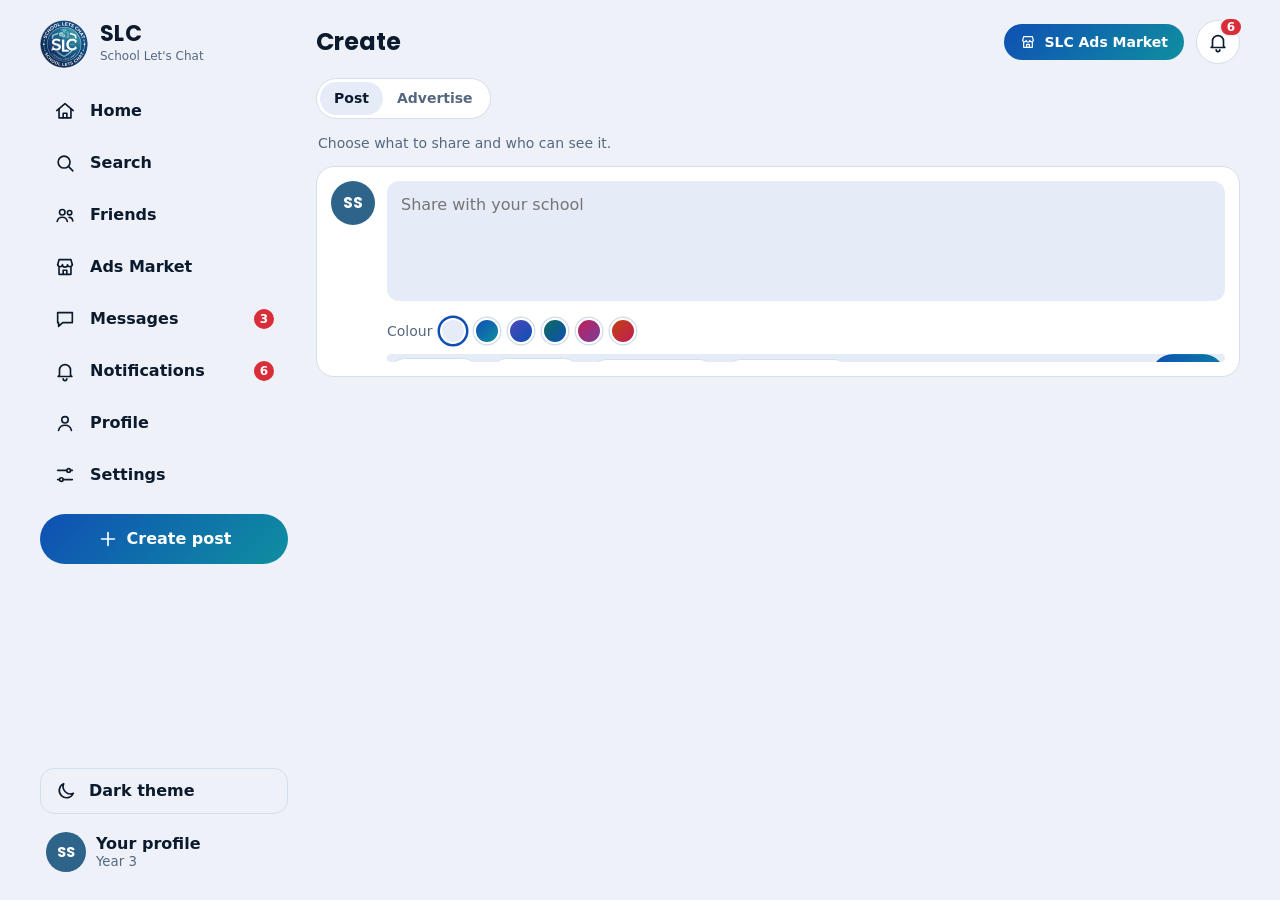
<file: create.html>
<!DOCTYPE html>
<html lang="en">
<head>
<meta charset="utf-8">
<meta name="viewport" content="width=device-width, initial-scale=1, viewport-fit=cover">
<title>Create | SLC - School Let's Chat</title>
<link rel="icon" href="images/favicon.svg" type="image/svg+xml">
<link rel="preload" href="fonts/poppins-bold.woff" as="font" type="font/woff" crossorigin>
<link rel="stylesheet" href="css/style.css">
<link rel="stylesheet" href="css/market.css">
<link rel="preload" href="images/logo.png" as="image">
<style>
#slcLoader{display:none;position:fixed;inset:0;z-index:2000;align-items:center;justify-content:center;flex-direction:column;gap:18px;background:var(--bg,#eef2f8);color:var(--text,#0c1a2e);visibility:visible;opacity:1;transition:opacity .35s ease}
html.slc-splash #slcLoader{display:flex}
html.slc-loaded #slcLoader{opacity:0;pointer-events:none}
#slcLoader .slcl-mark{position:relative;width:104px;height:104px;display:grid;place-items:center}
#slcLoader .slcl-mark img{width:84px;height:84px;border-radius:50%;display:block;animation:slclPulse 1.8s ease-in-out infinite}
#slcLoader .slcl-ring{position:absolute;inset:0;border-radius:50%;border:3px solid var(--line,#d5deec);border-top-color:#2f6df6;animation:slclSpin .9s linear infinite}
#slcLoader .slcl-name{margin:0;font:600 18px/1.2 var(--font-display,system-ui,sans-serif);letter-spacing:.02em}
#slcLoader .slcl-sub{margin:-10px 0 0;font-size:14px;color:var(--muted,#566880)}
@keyframes slclSpin{to{transform:rotate(360deg)}}
@keyframes slclPulse{0%,100%{transform:scale(1)}50%{transform:scale(.94)}}
@media (prefers-reduced-motion:reduce){#slcLoader .slcl-ring{animation-duration:2.4s}#slcLoader .slcl-mark img{animation:none}}
</style>
<noscript><style>#slcLoader{display:none!important}</style></noscript>
<script>(function(){var h=document.documentElement,MIN_MS=700,t0=Date.now(),shown=0;try{if(!sessionStorage.getItem("slc-splashed")){shown=1;h.classList.add("slc-splash");sessionStorage.setItem("slc-splashed","1")}}catch(e){}
if(!shown)return;var gone=0;function hide(){if(gone)return;gone=1;h.classList.add("slc-loaded");setTimeout(function(){h.classList.remove("slc-splash","slc-loaded")},450)}
function ready(){setTimeout(hide,Math.max(0,MIN_MS-(Date.now()-t0)))}
if(document.readyState==="complete")ready();else addEventListener("load",ready);setTimeout(hide,8000)})();</script>
<script>(function(){var d=document.documentElement;d.style.visibility="hidden";fetch("api/me.php",{credentials:"same-origin",cache:"no-store"}).then(function(r){if(r.status===401){location.replace("login.html");return}d.style.visibility=""}).catch(function(){d.style.visibility=""})})()</script>
</head>
<body data-page="create">
<div id="slcLoader" role="status" aria-live="polite"><div class="slcl-mark"><div class="slcl-ring" aria-hidden="true"></div><img src="images/logo.png" alt=""></div><p class="slcl-name">School Let's Chat</p><p class="slcl-sub">Loading...</p></div>
<svg width="0" height="0" style="position:absolute" aria-hidden="true">
  <symbol id="i-home" viewBox="0 0 24 24"><path d="M3 11.5 12 4l9 7.5"/><path d="M5.5 10v9.5h13V10"/><path d="M10 19.5v-5h4v5"/></symbol>
  <symbol id="i-search" viewBox="0 0 24 24"><circle cx="11" cy="11" r="6.5"/><path d="m16 16 4.5 4.5"/></symbol>
  <symbol id="i-msg" viewBox="0 0 24 24"><path d="M4 5h16v11H9.5L5 20v-4H4z"/></symbol>
  <symbol id="i-bell" viewBox="0 0 24 24"><path d="M6 16.5V11a6 6 0 1 1 12 0v5.5l1.5 1.5h-15z"/><path d="M10 20.5a2 2 0 0 0 4 0"/></symbol>
  <symbol id="i-user" viewBox="0 0 24 24"><circle cx="12" cy="8.5" r="3.5"/><path d="M5 20c.8-3.6 3.6-5.5 7-5.5s6.2 1.9 7 5.5"/></symbol>
  <symbol id="i-set" viewBox="0 0 24 24"><path d="M4 7h10M18 7h2M4 17h2M10 17h10"/><circle cx="16" cy="7" r="2"/><circle cx="8" cy="17" r="2"/></symbol>
  <symbol id="i-plus" viewBox="0 0 24 24"><path d="M12 5v14M5 12h14"/></symbol>
  <symbol id="i-heart" viewBox="0 0 24 24"><path d="M12 20s-7-4.4-7-10a4 4 0 0 1 7-2.6A4 4 0 0 1 19 10c0 5.6-7 10-7 10z"/></symbol>
  <symbol id="i-mark" viewBox="0 0 24 24"><path d="M7 4.5h10v15l-5-3.5-5 3.5z"/></symbol>
  <symbol id="i-down" viewBox="0 0 24 24"><path d="M12 4v11M7.5 10.5 12 15l4.5-4.5M5 19.5h14"/></symbol>
  <symbol id="i-more" viewBox="0 0 24 24"><circle cx="5" cy="12" r="1.4" fill="currentColor"/><circle cx="12" cy="12" r="1.4" fill="currentColor"/><circle cx="19" cy="12" r="1.4" fill="currentColor"/></symbol>
  <symbol id="i-sun" viewBox="0 0 24 24"><circle cx="12" cy="12" r="4"/><path d="M12 3v2M12 19v2M3 12h2M19 12h2M5.6 5.6 7 7M17 17l1.4 1.4M5.6 18.4 7 17M17 7l1.4-1.4"/></symbol>
  <symbol id="i-moon" viewBox="0 0 24 24"><path d="M20 14.5A8 8 0 0 1 9.5 4a8 8 0 1 0 10.5 10.5z"/></symbol>
  <symbol id="i-play" viewBox="0 0 24 24"><path d="M8 5.5v13l11-6.5z" fill="currentColor"/></symbol>
  <symbol id="i-globe" viewBox="0 0 24 24"><circle cx="12" cy="12" r="8.5"/><path d="M3.5 12h17M12 3.5c2.6 2.4 3.6 5.3 3.6 8.5S14.6 18.1 12 20.5C9.4 18.1 8.4 15.2 8.4 12S9.4 5.9 12 3.5z"/></symbol>
  <symbol id="i-school" viewBox="0 0 24 24"><path d="m3 9 9-4.5L21 9l-9 4.5z"/><path d="M7 11.5v4c0 1.4 2.2 2.5 5 2.5s5-1.1 5-2.5v-4"/></symbol>
  <symbol id="i-users" viewBox="0 0 24 24"><circle cx="9" cy="9" r="3"/><path d="M3.5 19c.6-3 2.8-4.5 5.5-4.5s4.9 1.5 5.5 4.5"/><circle cx="17" cy="9.5" r="2.4"/><path d="M16.5 14.6c2.3 0 3.6 1.3 4 3.9"/></symbol>
  <symbol id="i-lock" viewBox="0 0 24 24"><rect x="5.5" y="10.5" width="13" height="9" rx="2"/><path d="M8.5 10.5V8a3.5 3.5 0 0 1 7 0v2.5"/></symbol>
  <symbol id="i-check" viewBox="0 0 24 24"><path d="m5 12.5 4.5 4.5L19 7.5"/></symbol>
  <symbol id="i-share" viewBox="0 0 24 24"><path d="M12 15V4M8 8l4-4 4 4M5 13v6.5h14V13"/></symbol>
  <symbol id="i-refresh" viewBox="0 0 24 24"><path d="M20 12a8 8 0 1 1-2.6-5.9"/><path d="M20 4v4.5h-4.5"/></symbol>
  <symbol id="i-back" viewBox="0 0 24 24"><path d="m14.5 5.5-6.5 6.5 6.5 6.5"/></symbol>
  <symbol id="i-x" viewBox="0 0 24 24"><path d="M6 6l12 12M18 6 6 18"/></symbol>
  <symbol id="i-photo" viewBox="0 0 24 24"><rect x="3.5" y="5" width="17" height="14" rx="2.5"/><circle cx="9" cy="10" r="1.6"/><path d="m4.5 17 4.5-4.5 3.5 3.5 3-3 4 4"/></symbol>
  <symbol id="i-video" viewBox="0 0 24 24"><rect x="3.5" y="6.5" width="12" height="11" rx="2.5"/><path d="m15.5 11 5-3v8l-5-3"/></symbol>
  <symbol id="i-repost" viewBox="0 0 24 24"><path d="M4 11V9a3 3 0 0 1 3-3h11"/><path d="m15 3 3 3-3 3"/><path d="M20 13v2a3 3 0 0 1-3 3H6"/><path d="m9 21-3-3 3-3"/></symbol>
  <symbol id="i-link" viewBox="0 0 24 24"><path d="M10 14a4 4 0 0 0 5.7 0l3-3a4 4 0 0 0-5.7-5.7l-1 1"/><path d="M14 10a4 4 0 0 0-5.7 0l-3 3A4 4 0 0 0 11 18.7l1-1"/></symbol>
  <symbol id="i-send" viewBox="0 0 24 24"><path d="M4 12 20 4l-4.5 16-3.5-6.5z"/><path d="M12 13.5 20 4"/></symbol>
  <symbol id="i-apps" viewBox="0 0 24 24"><rect x="4" y="4" width="6.5" height="6.5" rx="1.6"/><rect x="13.5" y="4" width="6.5" height="6.5" rx="1.6"/><rect x="4" y="13.5" width="6.5" height="6.5" rx="1.6"/><rect x="13.5" y="13.5" width="6.5" height="6.5" rx="1.6"/></symbol>
  <symbol id="i-trophy" viewBox="0 0 24 24"><path d="M8 4.5h8v5a4 4 0 0 1-8 0z"/><path d="M8 6H5v1.5A3 3 0 0 0 8 10.5M16 6h3v1.5a3 3 0 0 1-3 3"/><path d="M12 13.5V17M8.5 19.5h7"/></symbol>
  <symbol id="i-up" viewBox="0 0 24 24"><path d="M12 19V6M7 11l5-5 5 5"/></symbol>
  <symbol id="i-uplus" viewBox="0 0 24 24"><circle cx="10" cy="8.5" r="3.5"/><path d="M3.5 20c.8-3.6 3.4-5.5 6.5-5.5s5.7 1.9 6.5 5.5"/><path d="M19 8v6M16 11h6"/></symbol>
  <symbol id="i-palette" viewBox="0 0 24 24"><path d="M12 4a8 8 0 1 0 0 16c1.2 0 1.8-.8 1.8-1.7 0-1-.9-1.3-.9-2.3 0-.9.7-1.5 1.7-1.5H16a4 4 0 0 0 4-4C20 6.9 16.4 4 12 4z"/><circle cx="8" cy="11" r="1"/><circle cx="11" cy="7.8" r="1"/><circle cx="15" cy="8.5" r="1"/></symbol>
  <symbol id="i-fwd" viewBox="0 0 24 24"><path d="M14 5l7 6.5-7 6.5v-4c-5.5 0-9 1.5-11 5 .5-6 4-10.5 11-11z"/></symbol>
  <symbol id="i-doc" viewBox="0 0 24 24"><path d="M7 3.5h7l4 4V20.5H7z"/><path d="M14 3.5v4h4"/></symbol>
  <symbol id="i-checks" viewBox="0 0 24 24"><path d="m3 12.5 4 4L15 8"/><path d="m10.5 15.5 1 1L20 8"/></symbol>
  <symbol id="i-mic" viewBox="0 0 24 24"><rect x="9" y="3.5" width="6" height="11" rx="3"/><path d="M5.5 11.5a6.5 6.5 0 0 0 13 0M12 18v3"/></symbol>
  <symbol id="i-smile" viewBox="0 0 24 24"><circle cx="12" cy="12" r="8.5"/><path d="M8.5 14a4 4 0 0 0 7 0"/><circle cx="9.3" cy="9.8" r="1" fill="currentColor"/><circle cx="14.7" cy="9.8" r="1" fill="currentColor"/></symbol>
  <symbol id="i-clip" viewBox="0 0 24 24"><path d="M19 11.5 11.7 18.8a4.5 4.5 0 0 1-6.4-6.4l7.6-7.6a3 3 0 1 1 4.3 4.3l-7.6 7.6a1.5 1.5 0 0 1-2.1-2.1l7-7"/></symbol>
  <symbol id="i-poll" viewBox="0 0 24 24"><path d="M5 20V10M12 20V4M19 20v-7"/></symbol>
  <symbol id="i-block" viewBox="0 0 24 24"><circle cx="12" cy="12" r="8.5"/><path d="m6 6 12 12"/></symbol>
  <symbol id="i-flag" viewBox="0 0 24 24"><path d="M6 20V4M6 5h11l-2 4 2 4H6"/></symbol>
  <symbol id="i-exit" viewBox="0 0 24 24"><path d="M10 4.5H5.5v15H10M14 8l4 4-4 4M18 12H9"/></symbol>
  <symbol id="i-eye" viewBox="0 0 24 24"><path d="M2.5 12S6 6 12 6s9.5 6 9.5 6-3.5 6-9.5 6S2.5 12 2.5 12z"/><circle cx="12" cy="12" r="2.8"/></symbol>
  <symbol id="i-eyeoff" viewBox="0 0 24 24"><path d="M2.5 12S6 6 12 6s9.5 6 9.5 6-3.5 6-9.5 6S2.5 12 2.5 12z"/><circle cx="12" cy="12" r="2.8"/><path d="m3.5 3.5 17 17"/></symbol>
  <symbol id="i-store" viewBox="0 0 24 24"><path d="M4 9.5 5.5 4h13L20 9.5"/><path d="M4 9.5a2.7 2.7 0 0 0 5.3 0 2.7 2.7 0 0 0 5.4 0 2.7 2.7 0 0 0 5.3 0"/><path d="M5.5 12.5V20h13v-7.5"/><path d="M10 20v-4.5h4V20"/></symbol>
  <symbol id="i-pin" viewBox="0 0 24 24"><path d="M12 21s-6.5-5.6-6.5-11a6.5 6.5 0 0 1 13 0c0 5.4-6.5 11-6.5 11z"/><circle cx="12" cy="10" r="2.3"/></symbol>
  <symbol id="i-phone" viewBox="0 0 24 24"><path d="M6.5 4h3l1.5 4-2 1.3a10 10 0 0 0 5.7 5.7l1.3-2 4 1.5v3a2 2 0 0 1-2 2A14.5 14.5 0 0 1 4.5 6a2 2 0 0 1 2-2z"/></symbol>
  <symbol id="i-tag" viewBox="0 0 24 24"><path d="M3.5 12.5V4.5h8l9 9-8 8z"/><circle cx="8" cy="9" r="1.3"/></symbol>
  <symbol id="i-copy" viewBox="0 0 24 24"><rect x="9" y="9" width="11" height="11" rx="2"/><path d="M5 15V6a2 2 0 0 1 2-2h8"/></symbol>
</svg>

<div class="topbar-m">
  <img src="images/logo.png" alt="SLC logo">
  <span class="wm">SLC</span>
  <button class="mktbtn sm" type="button" data-go="market" aria-label="SLC Ads Market"><svg class="ic sm"><use href="#i-store"/></svg><span class="mtxt">Ads<span class="mx"> Market</span></span></button>
  <button class="iconbtn" type="button" data-focus-search aria-label="Search"><svg class="ic"><use href="#i-search"/></svg></button>
  <button class="bell" type="button" data-go="notifs" aria-label="Notifications"><svg class="ic"><use href="#i-bell"/></svg><span class="count" data-bell-count hidden>0</span></button>
  <button class="iconbtn" type="button" data-go="settings" aria-label="Settings"><svg class="ic"><use href="#i-set"/></svg></button>
  <button class="iconbtn" type="button" data-theme-toggle aria-label="Switch light or dark theme"><svg class="ic" data-theme-icon><use href="#i-moon"/></svg></button>
</div>

<div class="app two" id="app">
  <nav class="nav" aria-label="Main">
    <a class="brand" href="#" data-go="home">
      <img src="images/logo.png" alt="SLC logo">
      <span class="wm">SLC<small>School Let's Chat</small></span>
    </a>
    <button class="item" type="button" data-go="home"><svg class="ic"><use href="#i-home"/></svg><span class="label">Home</span></button>
    <button class="item" type="button" data-focus-search><svg class="ic"><use href="#i-search"/></svg><span class="label">Search</span></button>
    <button class="item" type="button" data-go="friends"><svg class="ic"><use href="#i-users"/></svg><span class="label">Friends</span></button>
    <button class="item" type="button" data-go="market"><svg class="ic"><use href="#i-store"/></svg><span class="label">Ads Market</span></button>
    <button class="item" type="button" data-go="messages"><svg class="ic"><use href="#i-msg"/></svg><span class="label">Messages</span><span class="count" data-msg-count>3</span></button>
    <button class="item" type="button" data-go="notifs"><svg class="ic"><use href="#i-bell"/></svg><span class="label">Notifications</span><span class="count" data-bell-count hidden>0</span></button>
    <button class="item" type="button" data-go="profile"><svg class="ic"><use href="#i-user"/></svg><span class="label">Profile</span></button>
    <button class="item" type="button" data-go="settings"><svg class="ic"><use href="#i-set"/></svg><span class="label">Settings</span></button>
    <button class="postbtn" type="button" data-focus-composer><svg class="ic"><use href="#i-plus"/></svg><span class="label">Create post</span></button>
    <div class="navfoot">
      <button class="themebtn" type="button" data-theme-toggle aria-label="Switch light or dark theme"><svg class="ic" data-theme-icon><use href="#i-moon"/></svg><span class="label" data-theme-label>Dark theme</span></button>
      <button class="me" type="button" data-go="profile" data-mine><span id="me-av"></span><span class="t">Your profile<small>Year 3</small></span></button>
    </div>
  </nav>

  <main class="feed" id="feed">
    <div class="feed-head">
      <h1 id="title">Home</h1>
      <span class="sp"></span>
      <button class="mktbtn" type="button" data-go="market" aria-label="SLC Ads Market"><svg class="ic sm"><use href="#i-store"/></svg><span>SLC Ads Market</span></button>
      <button class="bell" type="button" data-go="notifs" aria-label="Notifications"><svg class="ic"><use href="#i-bell"/></svg><span class="count" data-bell-count hidden>0</span></button>
    </div>

    <section class="view" id="v-create">
      <div class="seg" role="group" aria-label="What to create" style="margin-bottom:14px">
        <button type="button" data-createmode="post" aria-pressed="true">Post</button>
        <button type="button" data-createmode="ad" aria-pressed="false">Advertise</button>
      </div>
      <div id="postFields">
      <p class="hint" style="margin:0 2px 12px">Choose what to share and who can see it.</p>
      <div class="composer open" id="composer">
        <span id="comp-av"></span>
        <div class="body">
          <textarea class="say" id="say" rows="4" placeholder="Share with your school" aria-label="Write a post"></textarea>
          <div class="preview" id="preview" hidden></div>
          <div class="swatches" id="swatches"><span>Colour</span></div>
          <div class="bar">
            <button class="chip" type="button" id="addphoto"><svg class="ic sm"><use href="#i-photo"/></svg>Photo</button>
            <button class="chip" type="button" id="addvideo"><svg class="ic sm"><use href="#i-video"/></svg>Video</button>
            <input type="file" id="fphoto" accept="image/*" multiple hidden>
            <input type="file" id="fvideo" accept="video/*" hidden>
            <span class="opts">
            <label class="sr" for="aud">Who can see this</label>
            <select id="aud">
              <option value="school">My School</option>
              <option value="other">Other Schools</option>
              <option value="everyone">Everyone</option>
              <option value="friends">Friends</option>
              <option value="selected">Selected friends</option>
              <option value="private">Only me</option>
            </select>
            <label class="sr" for="mode">Post type</label>
            <select id="mode">
              <option value="post">Post</option>
              <option value="6">Status for 6 hours</option>
              <option value="12">Status for 12 hours</option>
              <option value="24">Status for 24 hours</option>
            </select>
            <label class="chk"><input type="checkbox" id="allowcm" checked> Allow comments</label>
            <label class="chk"><input type="checkbox" id="allowrp" checked> Allow reposts</label>
            <label class="chk" id="dllabel" hidden><input type="checkbox" id="allowdl"> Allow downloads</label>
            <span class="sp"></span>
            <button class="btn primary" type="button" id="postbtn">Post</button>
            </span>
          </div>
        </div>
      </div>
      </div>

      <div id="adFields" hidden>
        <p class="hint" style="margin:0 2px 12px">This is your income on SLC. A submitted ad is reviewed before it goes live to everyone; here you can see exactly how it will look.</p>
        <div class="card" style="padding:16px">
          <label class="sr" for="adtitle">Ad title</label><input id="adtitle" class="ginput" placeholder="Ad title, e.g. Cracked screen or slow laptop" maxlength="60">
          <label class="sr" for="adbody">Ad description</label><textarea id="adbody" class="ginput" rows="3" placeholder="What you're offering, where to find you, any discount" maxlength="200"></textarea>
          <label class="sr" for="adcontact">Contact</label><input id="adcontact" class="ginput" placeholder="Contact, for example a phone number or room number" maxlength="60">
          <p class="hint" style="margin:10px 2px 6px">Choose how many people you want to reach. You pay for the views you pick.</p>
          <div class="tierwrap" id="tierwrap" role="radiogroup" aria-label="Ad package"></div>
          <p class="hint payhint" style="margin:10px 2px 0">You pay by direct bank transfer into SLC's account. The account details show on the next step.</p>
          <div class="btnrow" style="margin-top:6px">
            <button class="chip" type="button" id="addadphoto"><svg class="ic sm"><use href="#i-photo"/></svg>Photo</button>
            <input type="file" id="fadphoto" accept="image/*" hidden>
            <span class="sp"></span>
            <button class="btn primary" type="button" id="adSubmit">Continue to payment</button>
          </div>
        </div>
        <p class="sectitle" style="margin:18px 2px 8px">Preview</p>
        <div id="adPreview"></div>
      </div>
    </section>
  </main>
</div>

<nav class="bottom" aria-label="Main">
  <button class="bi" type="button" data-go="home"><svg class="ic"><use href="#i-home"/></svg>Home</button>
  <button class="bi" type="button" data-go="friends"><svg class="ic"><use href="#i-users"/></svg>Friends</button>
  <button class="bi plus" type="button" data-focus-composer aria-label="Create post"><svg class="ic"><use href="#i-plus"/></svg></button>
  <button class="bi" type="button" data-go="messages"><svg class="ic"><use href="#i-msg"/></svg>Messages<span class="count" data-msg-count>3</span></button>
  <button class="bi" type="button" data-go="profile" data-mine><svg class="ic"><use href="#i-user"/></svg>Profile</button>
</nav>

<div class="scrim" id="scrim" hidden></div>
<div class="sheet" id="sheet" role="dialog" aria-modal="true" aria-labelledby="sh-title" hidden>
  <div id="sheet-body"></div>
</div>
<div id="toast" role="status" aria-live="polite" hidden></div>
<div class="viewer" id="viewer" role="dialog" aria-modal="true" aria-label="Viewer" hidden></div>
<div class="mini" id="mini" hidden></div>
<div class="searchOverlay" id="searchOverlay" hidden role="dialog" aria-modal="true" aria-label="Search">
  <div class="soHead"><button class="iconbtn" type="button" data-so-close aria-label="Close search"><svg class="ic"><use href="#i-back"/></svg></button>
    <label class="search" style="flex:1"><svg class="ic"><use href="#i-search"/></svg><span class="sr">Search posts, videos and students</span><input id="qOverlay" type="search" placeholder="Search posts, videos and students" autocomplete="off" maxlength="60"></label></div>
  <div class="soTabs" id="soTabs" role="group" aria-label="Search in"></div>
  <div class="soBody" id="resultsOverlay"></div>
</div>
<div class="drawer" id="drawer" role="dialog" aria-modal="true" aria-label="Comments" hidden></div>
<div class="rpicker" id="rpicker" role="menu" aria-label="Reactions" hidden></div>
<div class="popup" id="popup" role="status" hidden></div>
<input type="file" id="fcpic" accept="image/*" hidden>
<input type="file" id="fstk" accept="image/*" hidden>
<input type="file" id="fgif" accept="image/gif" hidden>
<input type="file" id="fdoc" accept=".pdf,.doc,.docx,.ppt,.pptx,.xls,.xlsx,.txt,.zip" hidden>
<input type="file" id="fpic" accept="image/*" hidden>
<input type="file" id="fvid" accept="video/*" hidden>
<input type="file" id="fwp" accept="image/*" hidden>
<input type="file" id="fcpic2" accept="image/*" hidden>
<input type="file" id="fid" accept="image/*" capture="environment" hidden>

<script src="js/payment-config.js"></script>
<script src="js/app.js"></script>
<script src="js/market.js"></script>
<script src="js/realtime-config.js"></script>
<script src="js/realtime.js"></script>
</body>
</html>
</file>
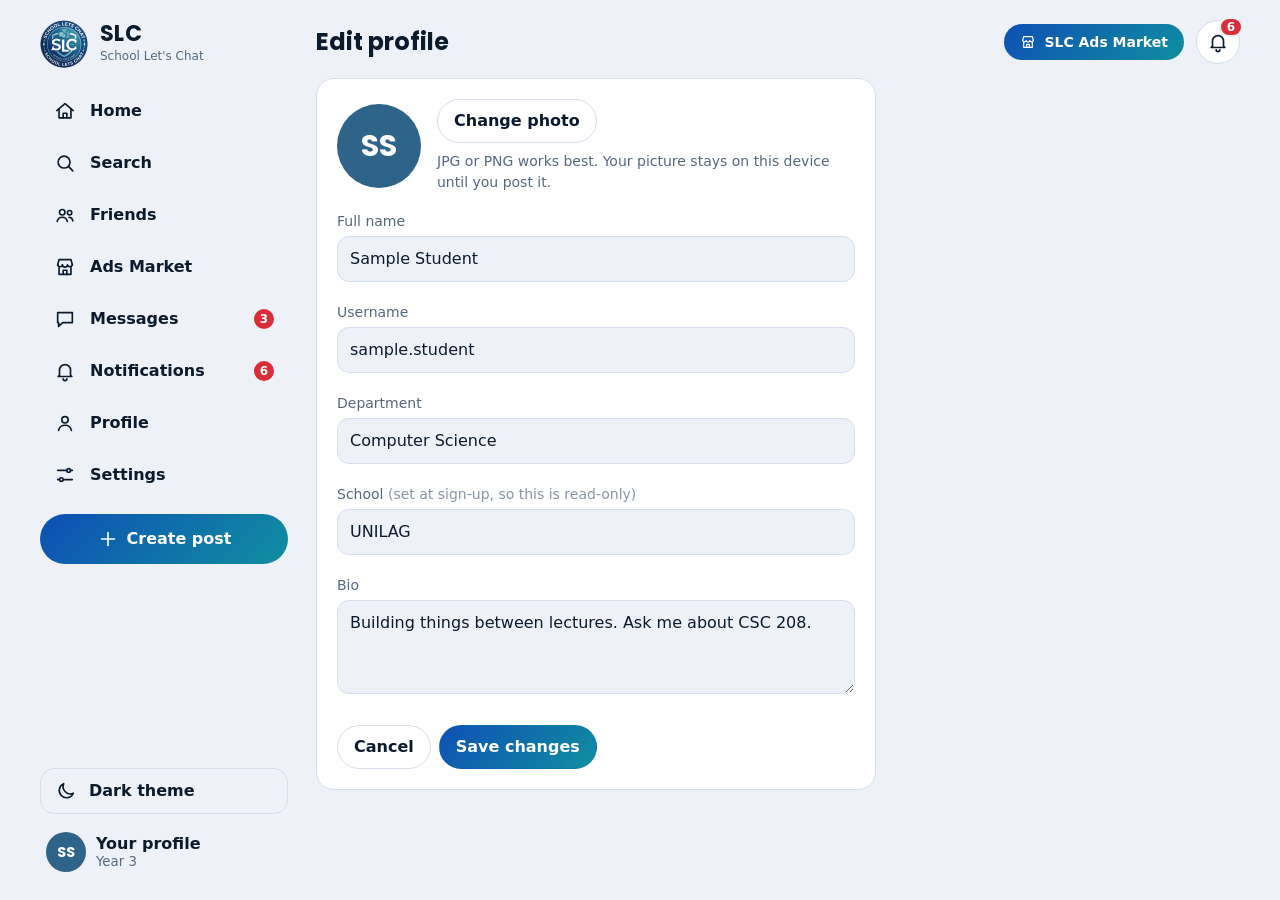
<file: edit-profile.html>
<!DOCTYPE html>
<html lang="en">
<head>
<meta charset="utf-8">
<meta name="viewport" content="width=device-width, initial-scale=1, viewport-fit=cover">
<title>Edit profile | SLC - School Let's Chat</title>
<link rel="icon" href="images/favicon.svg" type="image/svg+xml">
<link rel="preload" href="fonts/poppins-bold.woff" as="font" type="font/woff" crossorigin>
<link rel="stylesheet" href="css/style.css">
<link rel="stylesheet" href="css/market.css">
<link rel="preload" href="images/logo.png" as="image">
<style>
#slcLoader{display:none;position:fixed;inset:0;z-index:2000;align-items:center;justify-content:center;flex-direction:column;gap:18px;background:var(--bg,#eef2f8);color:var(--text,#0c1a2e);visibility:visible;opacity:1;transition:opacity .35s ease}
html.slc-splash #slcLoader{display:flex}
html.slc-loaded #slcLoader{opacity:0;pointer-events:none}
#slcLoader .slcl-mark{position:relative;width:104px;height:104px;display:grid;place-items:center}
#slcLoader .slcl-mark img{width:84px;height:84px;border-radius:50%;display:block;animation:slclPulse 1.8s ease-in-out infinite}
#slcLoader .slcl-ring{position:absolute;inset:0;border-radius:50%;border:3px solid var(--line,#d5deec);border-top-color:#2f6df6;animation:slclSpin .9s linear infinite}
#slcLoader .slcl-name{margin:0;font:600 18px/1.2 var(--font-display,system-ui,sans-serif);letter-spacing:.02em}
#slcLoader .slcl-sub{margin:-10px 0 0;font-size:14px;color:var(--muted,#566880)}
@keyframes slclSpin{to{transform:rotate(360deg)}}
@keyframes slclPulse{0%,100%{transform:scale(1)}50%{transform:scale(.94)}}
@media (prefers-reduced-motion:reduce){#slcLoader .slcl-ring{animation-duration:2.4s}#slcLoader .slcl-mark img{animation:none}}
</style>
<noscript><style>#slcLoader{display:none!important}</style></noscript>
<script>(function(){var h=document.documentElement,MIN_MS=700,t0=Date.now(),shown=0;try{if(!sessionStorage.getItem("slc-splashed")){shown=1;h.classList.add("slc-splash");sessionStorage.setItem("slc-splashed","1")}}catch(e){}
if(!shown)return;var gone=0;function hide(){if(gone)return;gone=1;h.classList.add("slc-loaded");setTimeout(function(){h.classList.remove("slc-splash","slc-loaded")},450)}
function ready(){setTimeout(hide,Math.max(0,MIN_MS-(Date.now()-t0)))}
if(document.readyState==="complete")ready();else addEventListener("load",ready);setTimeout(hide,8000)})();</script>
<script>(function(){var d=document.documentElement;d.style.visibility="hidden";fetch("api/me.php",{credentials:"same-origin",cache:"no-store"}).then(function(r){if(r.status===401){location.replace("login.html");return}d.style.visibility=""}).catch(function(){d.style.visibility=""})})()</script>
</head>
<body data-page="editprofile">
<div id="slcLoader" role="status" aria-live="polite"><div class="slcl-mark"><div class="slcl-ring" aria-hidden="true"></div><img src="images/logo.png" alt=""></div><p class="slcl-name">School Let's Chat</p><p class="slcl-sub">Loading...</p></div>
<svg width="0" height="0" style="position:absolute" aria-hidden="true">
  <symbol id="i-home" viewBox="0 0 24 24"><path d="M3 11.5 12 4l9 7.5"/><path d="M5.5 10v9.5h13V10"/><path d="M10 19.5v-5h4v5"/></symbol>
  <symbol id="i-search" viewBox="0 0 24 24"><circle cx="11" cy="11" r="6.5"/><path d="m16 16 4.5 4.5"/></symbol>
  <symbol id="i-msg" viewBox="0 0 24 24"><path d="M4 5h16v11H9.5L5 20v-4H4z"/></symbol>
  <symbol id="i-bell" viewBox="0 0 24 24"><path d="M6 16.5V11a6 6 0 1 1 12 0v5.5l1.5 1.5h-15z"/><path d="M10 20.5a2 2 0 0 0 4 0"/></symbol>
  <symbol id="i-user" viewBox="0 0 24 24"><circle cx="12" cy="8.5" r="3.5"/><path d="M5 20c.8-3.6 3.6-5.5 7-5.5s6.2 1.9 7 5.5"/></symbol>
  <symbol id="i-set" viewBox="0 0 24 24"><path d="M4 7h10M18 7h2M4 17h2M10 17h10"/><circle cx="16" cy="7" r="2"/><circle cx="8" cy="17" r="2"/></symbol>
  <symbol id="i-plus" viewBox="0 0 24 24"><path d="M12 5v14M5 12h14"/></symbol>
  <symbol id="i-heart" viewBox="0 0 24 24"><path d="M12 20s-7-4.4-7-10a4 4 0 0 1 7-2.6A4 4 0 0 1 19 10c0 5.6-7 10-7 10z"/></symbol>
  <symbol id="i-mark" viewBox="0 0 24 24"><path d="M7 4.5h10v15l-5-3.5-5 3.5z"/></symbol>
  <symbol id="i-down" viewBox="0 0 24 24"><path d="M12 4v11M7.5 10.5 12 15l4.5-4.5M5 19.5h14"/></symbol>
  <symbol id="i-more" viewBox="0 0 24 24"><circle cx="5" cy="12" r="1.4" fill="currentColor"/><circle cx="12" cy="12" r="1.4" fill="currentColor"/><circle cx="19" cy="12" r="1.4" fill="currentColor"/></symbol>
  <symbol id="i-sun" viewBox="0 0 24 24"><circle cx="12" cy="12" r="4"/><path d="M12 3v2M12 19v2M3 12h2M19 12h2M5.6 5.6 7 7M17 17l1.4 1.4M5.6 18.4 7 17M17 7l1.4-1.4"/></symbol>
  <symbol id="i-moon" viewBox="0 0 24 24"><path d="M20 14.5A8 8 0 0 1 9.5 4a8 8 0 1 0 10.5 10.5z"/></symbol>
  <symbol id="i-play" viewBox="0 0 24 24"><path d="M8 5.5v13l11-6.5z" fill="currentColor"/></symbol>
  <symbol id="i-globe" viewBox="0 0 24 24"><circle cx="12" cy="12" r="8.5"/><path d="M3.5 12h17M12 3.5c2.6 2.4 3.6 5.3 3.6 8.5S14.6 18.1 12 20.5C9.4 18.1 8.4 15.2 8.4 12S9.4 5.9 12 3.5z"/></symbol>
  <symbol id="i-school" viewBox="0 0 24 24"><path d="m3 9 9-4.5L21 9l-9 4.5z"/><path d="M7 11.5v4c0 1.4 2.2 2.5 5 2.5s5-1.1 5-2.5v-4"/></symbol>
  <symbol id="i-users" viewBox="0 0 24 24"><circle cx="9" cy="9" r="3"/><path d="M3.5 19c.6-3 2.8-4.5 5.5-4.5s4.9 1.5 5.5 4.5"/><circle cx="17" cy="9.5" r="2.4"/><path d="M16.5 14.6c2.3 0 3.6 1.3 4 3.9"/></symbol>
  <symbol id="i-lock" viewBox="0 0 24 24"><rect x="5.5" y="10.5" width="13" height="9" rx="2"/><path d="M8.5 10.5V8a3.5 3.5 0 0 1 7 0v2.5"/></symbol>
  <symbol id="i-check" viewBox="0 0 24 24"><path d="m5 12.5 4.5 4.5L19 7.5"/></symbol>
  <symbol id="i-share" viewBox="0 0 24 24"><path d="M12 15V4M8 8l4-4 4 4M5 13v6.5h14V13"/></symbol>
  <symbol id="i-refresh" viewBox="0 0 24 24"><path d="M20 12a8 8 0 1 1-2.6-5.9"/><path d="M20 4v4.5h-4.5"/></symbol>
  <symbol id="i-back" viewBox="0 0 24 24"><path d="m14.5 5.5-6.5 6.5 6.5 6.5"/></symbol>
  <symbol id="i-x" viewBox="0 0 24 24"><path d="M6 6l12 12M18 6 6 18"/></symbol>
  <symbol id="i-photo" viewBox="0 0 24 24"><rect x="3.5" y="5" width="17" height="14" rx="2.5"/><circle cx="9" cy="10" r="1.6"/><path d="m4.5 17 4.5-4.5 3.5 3.5 3-3 4 4"/></symbol>
  <symbol id="i-video" viewBox="0 0 24 24"><rect x="3.5" y="6.5" width="12" height="11" rx="2.5"/><path d="m15.5 11 5-3v8l-5-3"/></symbol>
  <symbol id="i-repost" viewBox="0 0 24 24"><path d="M4 11V9a3 3 0 0 1 3-3h11"/><path d="m15 3 3 3-3 3"/><path d="M20 13v2a3 3 0 0 1-3 3H6"/><path d="m9 21-3-3 3-3"/></symbol>
  <symbol id="i-link" viewBox="0 0 24 24"><path d="M10 14a4 4 0 0 0 5.7 0l3-3a4 4 0 0 0-5.7-5.7l-1 1"/><path d="M14 10a4 4 0 0 0-5.7 0l-3 3A4 4 0 0 0 11 18.7l1-1"/></symbol>
  <symbol id="i-send" viewBox="0 0 24 24"><path d="M4 12 20 4l-4.5 16-3.5-6.5z"/><path d="M12 13.5 20 4"/></symbol>
  <symbol id="i-apps" viewBox="0 0 24 24"><rect x="4" y="4" width="6.5" height="6.5" rx="1.6"/><rect x="13.5" y="4" width="6.5" height="6.5" rx="1.6"/><rect x="4" y="13.5" width="6.5" height="6.5" rx="1.6"/><rect x="13.5" y="13.5" width="6.5" height="6.5" rx="1.6"/></symbol>
  <symbol id="i-trophy" viewBox="0 0 24 24"><path d="M8 4.5h8v5a4 4 0 0 1-8 0z"/><path d="M8 6H5v1.5A3 3 0 0 0 8 10.5M16 6h3v1.5a3 3 0 0 1-3 3"/><path d="M12 13.5V17M8.5 19.5h7"/></symbol>
  <symbol id="i-up" viewBox="0 0 24 24"><path d="M12 19V6M7 11l5-5 5 5"/></symbol>
  <symbol id="i-uplus" viewBox="0 0 24 24"><circle cx="10" cy="8.5" r="3.5"/><path d="M3.5 20c.8-3.6 3.4-5.5 6.5-5.5s5.7 1.9 6.5 5.5"/><path d="M19 8v6M16 11h6"/></symbol>
  <symbol id="i-palette" viewBox="0 0 24 24"><path d="M12 4a8 8 0 1 0 0 16c1.2 0 1.8-.8 1.8-1.7 0-1-.9-1.3-.9-2.3 0-.9.7-1.5 1.7-1.5H16a4 4 0 0 0 4-4C20 6.9 16.4 4 12 4z"/><circle cx="8" cy="11" r="1"/><circle cx="11" cy="7.8" r="1"/><circle cx="15" cy="8.5" r="1"/></symbol>
  <symbol id="i-fwd" viewBox="0 0 24 24"><path d="M14 5l7 6.5-7 6.5v-4c-5.5 0-9 1.5-11 5 .5-6 4-10.5 11-11z"/></symbol>
  <symbol id="i-doc" viewBox="0 0 24 24"><path d="M7 3.5h7l4 4V20.5H7z"/><path d="M14 3.5v4h4"/></symbol>
  <symbol id="i-checks" viewBox="0 0 24 24"><path d="m3 12.5 4 4L15 8"/><path d="m10.5 15.5 1 1L20 8"/></symbol>
  <symbol id="i-mic" viewBox="0 0 24 24"><rect x="9" y="3.5" width="6" height="11" rx="3"/><path d="M5.5 11.5a6.5 6.5 0 0 0 13 0M12 18v3"/></symbol>
  <symbol id="i-smile" viewBox="0 0 24 24"><circle cx="12" cy="12" r="8.5"/><path d="M8.5 14a4 4 0 0 0 7 0"/><circle cx="9.3" cy="9.8" r="1" fill="currentColor"/><circle cx="14.7" cy="9.8" r="1" fill="currentColor"/></symbol>
  <symbol id="i-clip" viewBox="0 0 24 24"><path d="M19 11.5 11.7 18.8a4.5 4.5 0 0 1-6.4-6.4l7.6-7.6a3 3 0 1 1 4.3 4.3l-7.6 7.6a1.5 1.5 0 0 1-2.1-2.1l7-7"/></symbol>
  <symbol id="i-poll" viewBox="0 0 24 24"><path d="M5 20V10M12 20V4M19 20v-7"/></symbol>
  <symbol id="i-block" viewBox="0 0 24 24"><circle cx="12" cy="12" r="8.5"/><path d="m6 6 12 12"/></symbol>
  <symbol id="i-flag" viewBox="0 0 24 24"><path d="M6 20V4M6 5h11l-2 4 2 4H6"/></symbol>
  <symbol id="i-exit" viewBox="0 0 24 24"><path d="M10 4.5H5.5v15H10M14 8l4 4-4 4M18 12H9"/></symbol>
  <symbol id="i-eye" viewBox="0 0 24 24"><path d="M2.5 12S6 6 12 6s9.5 6 9.5 6-3.5 6-9.5 6S2.5 12 2.5 12z"/><circle cx="12" cy="12" r="2.8"/></symbol>
  <symbol id="i-eyeoff" viewBox="0 0 24 24"><path d="M2.5 12S6 6 12 6s9.5 6 9.5 6-3.5 6-9.5 6S2.5 12 2.5 12z"/><circle cx="12" cy="12" r="2.8"/><path d="m3.5 3.5 17 17"/></symbol>
  <symbol id="i-store" viewBox="0 0 24 24"><path d="M4 9.5 5.5 4h13L20 9.5"/><path d="M4 9.5a2.7 2.7 0 0 0 5.3 0 2.7 2.7 0 0 0 5.4 0 2.7 2.7 0 0 0 5.3 0"/><path d="M5.5 12.5V20h13v-7.5"/><path d="M10 20v-4.5h4V20"/></symbol>
  <symbol id="i-pin" viewBox="0 0 24 24"><path d="M12 21s-6.5-5.6-6.5-11a6.5 6.5 0 0 1 13 0c0 5.4-6.5 11-6.5 11z"/><circle cx="12" cy="10" r="2.3"/></symbol>
  <symbol id="i-phone" viewBox="0 0 24 24"><path d="M6.5 4h3l1.5 4-2 1.3a10 10 0 0 0 5.7 5.7l1.3-2 4 1.5v3a2 2 0 0 1-2 2A14.5 14.5 0 0 1 4.5 6a2 2 0 0 1 2-2z"/></symbol>
  <symbol id="i-tag" viewBox="0 0 24 24"><path d="M3.5 12.5V4.5h8l9 9-8 8z"/><circle cx="8" cy="9" r="1.3"/></symbol>
  <symbol id="i-copy" viewBox="0 0 24 24"><rect x="9" y="9" width="11" height="11" rx="2"/><path d="M5 15V6a2 2 0 0 1 2-2h8"/></symbol>
</svg>

<div class="topbar-m">
  <img src="images/logo.png" alt="SLC logo">
  <span class="wm">SLC</span>
  <button class="mktbtn sm" type="button" data-go="market" aria-label="SLC Ads Market"><svg class="ic sm"><use href="#i-store"/></svg><span class="mtxt">Ads<span class="mx"> Market</span></span></button>
  <button class="iconbtn" type="button" data-focus-search aria-label="Search"><svg class="ic"><use href="#i-search"/></svg></button>
  <button class="bell" type="button" data-go="notifs" aria-label="Notifications"><svg class="ic"><use href="#i-bell"/></svg><span class="count" data-bell-count hidden>0</span></button>
  <button class="iconbtn" type="button" data-go="settings" aria-label="Settings"><svg class="ic"><use href="#i-set"/></svg></button>
  <button class="iconbtn" type="button" data-theme-toggle aria-label="Switch light or dark theme"><svg class="ic" data-theme-icon><use href="#i-moon"/></svg></button>
</div>

<div class="app two" id="app">
  <nav class="nav" aria-label="Main">
    <a class="brand" href="#" data-go="home">
      <img src="images/logo.png" alt="SLC logo">
      <span class="wm">SLC<small>School Let's Chat</small></span>
    </a>
    <button class="item" type="button" data-go="home"><svg class="ic"><use href="#i-home"/></svg><span class="label">Home</span></button>
    <button class="item" type="button" data-focus-search><svg class="ic"><use href="#i-search"/></svg><span class="label">Search</span></button>
    <button class="item" type="button" data-go="friends"><svg class="ic"><use href="#i-users"/></svg><span class="label">Friends</span></button>
    <button class="item" type="button" data-go="market"><svg class="ic"><use href="#i-store"/></svg><span class="label">Ads Market</span></button>
    <button class="item" type="button" data-go="messages"><svg class="ic"><use href="#i-msg"/></svg><span class="label">Messages</span><span class="count" data-msg-count>3</span></button>
    <button class="item" type="button" data-go="notifs"><svg class="ic"><use href="#i-bell"/></svg><span class="label">Notifications</span><span class="count" data-bell-count hidden>0</span></button>
    <button class="item" type="button" data-go="profile"><svg class="ic"><use href="#i-user"/></svg><span class="label">Profile</span></button>
    <button class="item" type="button" data-go="settings"><svg class="ic"><use href="#i-set"/></svg><span class="label">Settings</span></button>
    <button class="postbtn" type="button" data-focus-composer><svg class="ic"><use href="#i-plus"/></svg><span class="label">Create post</span></button>
    <div class="navfoot">
      <button class="themebtn" type="button" data-theme-toggle aria-label="Switch light or dark theme"><svg class="ic" data-theme-icon><use href="#i-moon"/></svg><span class="label" data-theme-label>Dark theme</span></button>
      <button class="me" type="button" data-go="profile" data-mine><span id="me-av"></span><span class="t">Your profile<small>Year 3</small></span></button>
    </div>
  </nav>

  <main class="feed" id="feed">
    <div class="feed-head">
      <h1 id="title">Home</h1>
      <span class="sp"></span>
      <button class="mktbtn" type="button" data-go="market" aria-label="SLC Ads Market"><svg class="ic sm"><use href="#i-store"/></svg><span>SLC Ads Market</span></button>
      <button class="bell" type="button" data-go="notifs" aria-label="Notifications"><svg class="ic"><use href="#i-bell"/></svg><span class="count" data-bell-count hidden>0</span></button>
    </div>

    <section class="view" id="v-editprofile"></section>
  </main>
</div>

<nav class="bottom" aria-label="Main">
  <button class="bi" type="button" data-go="home"><svg class="ic"><use href="#i-home"/></svg>Home</button>
  <button class="bi" type="button" data-go="friends"><svg class="ic"><use href="#i-users"/></svg>Friends</button>
  <button class="bi plus" type="button" data-focus-composer aria-label="Create post"><svg class="ic"><use href="#i-plus"/></svg></button>
  <button class="bi" type="button" data-go="messages"><svg class="ic"><use href="#i-msg"/></svg>Messages<span class="count" data-msg-count>3</span></button>
  <button class="bi" type="button" data-go="profile" data-mine><svg class="ic"><use href="#i-user"/></svg>Profile</button>
</nav>

<div class="scrim" id="scrim" hidden></div>
<div class="sheet" id="sheet" role="dialog" aria-modal="true" aria-labelledby="sh-title" hidden>
  <div id="sheet-body"></div>
</div>
<div id="toast" role="status" aria-live="polite" hidden></div>
<div class="viewer" id="viewer" role="dialog" aria-modal="true" aria-label="Viewer" hidden></div>
<div class="mini" id="mini" hidden></div>
<div class="searchOverlay" id="searchOverlay" hidden role="dialog" aria-modal="true" aria-label="Search">
  <div class="soHead"><button class="iconbtn" type="button" data-so-close aria-label="Close search"><svg class="ic"><use href="#i-back"/></svg></button>
    <label class="search" style="flex:1"><svg class="ic"><use href="#i-search"/></svg><span class="sr">Search posts, videos and students</span><input id="qOverlay" type="search" placeholder="Search posts, videos and students" autocomplete="off" maxlength="60"></label></div>
  <div class="soTabs" id="soTabs" role="group" aria-label="Search in"></div>
  <div class="soBody" id="resultsOverlay"></div>
</div>
<div class="drawer" id="drawer" role="dialog" aria-modal="true" aria-label="Comments" hidden></div>
<div class="rpicker" id="rpicker" role="menu" aria-label="Reactions" hidden></div>
<div class="popup" id="popup" role="status" hidden></div>
<input type="file" id="fcpic" accept="image/*" hidden>
<input type="file" id="fstk" accept="image/*" hidden>
<input type="file" id="fgif" accept="image/gif" hidden>
<input type="file" id="fdoc" accept=".pdf,.doc,.docx,.ppt,.pptx,.xls,.xlsx,.txt,.zip" hidden>
<input type="file" id="fpic" accept="image/*" hidden>
<input type="file" id="fvid" accept="video/*" hidden>
<input type="file" id="fwp" accept="image/*" hidden>
<input type="file" id="fcpic2" accept="image/*" hidden>
<input type="file" id="fid" accept="image/*" capture="environment" hidden>

<script src="js/payment-config.js"></script>
<script src="js/app.js"></script>
<script src="js/market.js"></script>
<script src="js/realtime-config.js"></script>
<script src="js/realtime.js"></script>
</body>
</html>
</file>
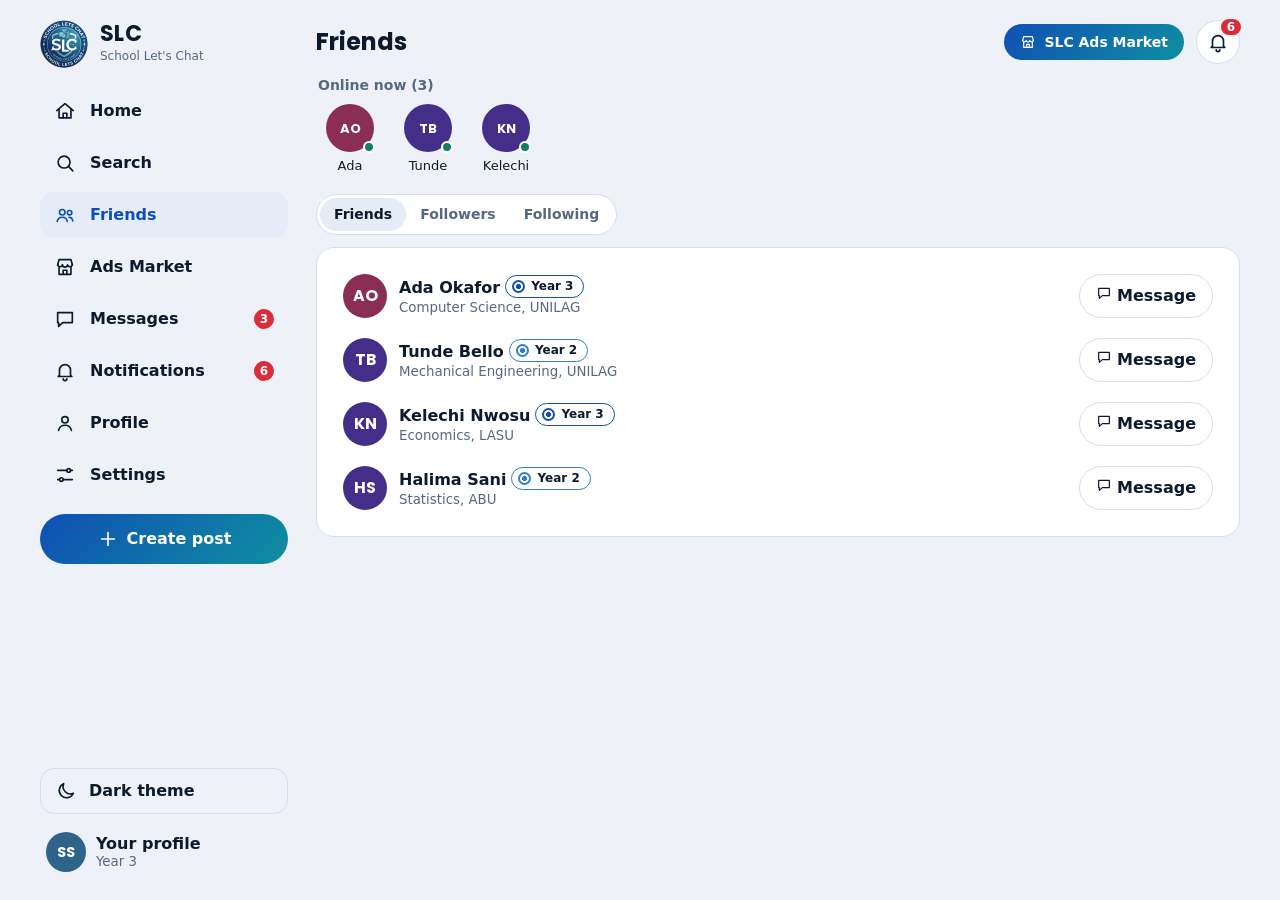
<file: friends.html>
<!DOCTYPE html>
<html lang="en">
<head>
<meta charset="utf-8">
<meta name="viewport" content="width=device-width, initial-scale=1, viewport-fit=cover">
<title>Friends | SLC - School Let's Chat</title>
<link rel="icon" href="images/favicon.svg" type="image/svg+xml">
<link rel="preload" href="fonts/poppins-bold.woff" as="font" type="font/woff" crossorigin>
<link rel="stylesheet" href="css/style.css">
<link rel="stylesheet" href="css/market.css">
<link rel="preload" href="images/logo.png" as="image">
<style>
#slcLoader{display:none;position:fixed;inset:0;z-index:2000;align-items:center;justify-content:center;flex-direction:column;gap:18px;background:var(--bg,#eef2f8);color:var(--text,#0c1a2e);visibility:visible;opacity:1;transition:opacity .35s ease}
html.slc-splash #slcLoader{display:flex}
html.slc-loaded #slcLoader{opacity:0;pointer-events:none}
#slcLoader .slcl-mark{position:relative;width:104px;height:104px;display:grid;place-items:center}
#slcLoader .slcl-mark img{width:84px;height:84px;border-radius:50%;display:block;animation:slclPulse 1.8s ease-in-out infinite}
#slcLoader .slcl-ring{position:absolute;inset:0;border-radius:50%;border:3px solid var(--line,#d5deec);border-top-color:#2f6df6;animation:slclSpin .9s linear infinite}
#slcLoader .slcl-name{margin:0;font:600 18px/1.2 var(--font-display,system-ui,sans-serif);letter-spacing:.02em}
#slcLoader .slcl-sub{margin:-10px 0 0;font-size:14px;color:var(--muted,#566880)}
@keyframes slclSpin{to{transform:rotate(360deg)}}
@keyframes slclPulse{0%,100%{transform:scale(1)}50%{transform:scale(.94)}}
@media (prefers-reduced-motion:reduce){#slcLoader .slcl-ring{animation-duration:2.4s}#slcLoader .slcl-mark img{animation:none}}
</style>
<noscript><style>#slcLoader{display:none!important}</style></noscript>
<script>(function(){var h=document.documentElement,MIN_MS=700,t0=Date.now(),shown=0;try{if(!sessionStorage.getItem("slc-splashed")){shown=1;h.classList.add("slc-splash");sessionStorage.setItem("slc-splashed","1")}}catch(e){}
if(!shown)return;var gone=0;function hide(){if(gone)return;gone=1;h.classList.add("slc-loaded");setTimeout(function(){h.classList.remove("slc-splash","slc-loaded")},450)}
function ready(){setTimeout(hide,Math.max(0,MIN_MS-(Date.now()-t0)))}
if(document.readyState==="complete")ready();else addEventListener("load",ready);setTimeout(hide,8000)})();</script>
<script>(function(){var d=document.documentElement;d.style.visibility="hidden";fetch("api/me.php",{credentials:"same-origin",cache:"no-store"}).then(function(r){if(r.status===401){location.replace("login.html");return}d.style.visibility=""}).catch(function(){d.style.visibility=""})})()</script>
</head>
<body data-page="friends">
<div id="slcLoader" role="status" aria-live="polite"><div class="slcl-mark"><div class="slcl-ring" aria-hidden="true"></div><img src="images/logo.png" alt=""></div><p class="slcl-name">School Let's Chat</p><p class="slcl-sub">Loading...</p></div>
<svg width="0" height="0" style="position:absolute" aria-hidden="true">
  <symbol id="i-home" viewBox="0 0 24 24"><path d="M3 11.5 12 4l9 7.5"/><path d="M5.5 10v9.5h13V10"/><path d="M10 19.5v-5h4v5"/></symbol>
  <symbol id="i-search" viewBox="0 0 24 24"><circle cx="11" cy="11" r="6.5"/><path d="m16 16 4.5 4.5"/></symbol>
  <symbol id="i-msg" viewBox="0 0 24 24"><path d="M4 5h16v11H9.5L5 20v-4H4z"/></symbol>
  <symbol id="i-bell" viewBox="0 0 24 24"><path d="M6 16.5V11a6 6 0 1 1 12 0v5.5l1.5 1.5h-15z"/><path d="M10 20.5a2 2 0 0 0 4 0"/></symbol>
  <symbol id="i-user" viewBox="0 0 24 24"><circle cx="12" cy="8.5" r="3.5"/><path d="M5 20c.8-3.6 3.6-5.5 7-5.5s6.2 1.9 7 5.5"/></symbol>
  <symbol id="i-set" viewBox="0 0 24 24"><path d="M4 7h10M18 7h2M4 17h2M10 17h10"/><circle cx="16" cy="7" r="2"/><circle cx="8" cy="17" r="2"/></symbol>
  <symbol id="i-plus" viewBox="0 0 24 24"><path d="M12 5v14M5 12h14"/></symbol>
  <symbol id="i-heart" viewBox="0 0 24 24"><path d="M12 20s-7-4.4-7-10a4 4 0 0 1 7-2.6A4 4 0 0 1 19 10c0 5.6-7 10-7 10z"/></symbol>
  <symbol id="i-mark" viewBox="0 0 24 24"><path d="M7 4.5h10v15l-5-3.5-5 3.5z"/></symbol>
  <symbol id="i-down" viewBox="0 0 24 24"><path d="M12 4v11M7.5 10.5 12 15l4.5-4.5M5 19.5h14"/></symbol>
  <symbol id="i-more" viewBox="0 0 24 24"><circle cx="5" cy="12" r="1.4" fill="currentColor"/><circle cx="12" cy="12" r="1.4" fill="currentColor"/><circle cx="19" cy="12" r="1.4" fill="currentColor"/></symbol>
  <symbol id="i-sun" viewBox="0 0 24 24"><circle cx="12" cy="12" r="4"/><path d="M12 3v2M12 19v2M3 12h2M19 12h2M5.6 5.6 7 7M17 17l1.4 1.4M5.6 18.4 7 17M17 7l1.4-1.4"/></symbol>
  <symbol id="i-moon" viewBox="0 0 24 24"><path d="M20 14.5A8 8 0 0 1 9.5 4a8 8 0 1 0 10.5 10.5z"/></symbol>
  <symbol id="i-play" viewBox="0 0 24 24"><path d="M8 5.5v13l11-6.5z" fill="currentColor"/></symbol>
  <symbol id="i-globe" viewBox="0 0 24 24"><circle cx="12" cy="12" r="8.5"/><path d="M3.5 12h17M12 3.5c2.6 2.4 3.6 5.3 3.6 8.5S14.6 18.1 12 20.5C9.4 18.1 8.4 15.2 8.4 12S9.4 5.9 12 3.5z"/></symbol>
  <symbol id="i-school" viewBox="0 0 24 24"><path d="m3 9 9-4.5L21 9l-9 4.5z"/><path d="M7 11.5v4c0 1.4 2.2 2.5 5 2.5s5-1.1 5-2.5v-4"/></symbol>
  <symbol id="i-users" viewBox="0 0 24 24"><circle cx="9" cy="9" r="3"/><path d="M3.5 19c.6-3 2.8-4.5 5.5-4.5s4.9 1.5 5.5 4.5"/><circle cx="17" cy="9.5" r="2.4"/><path d="M16.5 14.6c2.3 0 3.6 1.3 4 3.9"/></symbol>
  <symbol id="i-lock" viewBox="0 0 24 24"><rect x="5.5" y="10.5" width="13" height="9" rx="2"/><path d="M8.5 10.5V8a3.5 3.5 0 0 1 7 0v2.5"/></symbol>
  <symbol id="i-check" viewBox="0 0 24 24"><path d="m5 12.5 4.5 4.5L19 7.5"/></symbol>
  <symbol id="i-share" viewBox="0 0 24 24"><path d="M12 15V4M8 8l4-4 4 4M5 13v6.5h14V13"/></symbol>
  <symbol id="i-refresh" viewBox="0 0 24 24"><path d="M20 12a8 8 0 1 1-2.6-5.9"/><path d="M20 4v4.5h-4.5"/></symbol>
  <symbol id="i-back" viewBox="0 0 24 24"><path d="m14.5 5.5-6.5 6.5 6.5 6.5"/></symbol>
  <symbol id="i-x" viewBox="0 0 24 24"><path d="M6 6l12 12M18 6 6 18"/></symbol>
  <symbol id="i-photo" viewBox="0 0 24 24"><rect x="3.5" y="5" width="17" height="14" rx="2.5"/><circle cx="9" cy="10" r="1.6"/><path d="m4.5 17 4.5-4.5 3.5 3.5 3-3 4 4"/></symbol>
  <symbol id="i-video" viewBox="0 0 24 24"><rect x="3.5" y="6.5" width="12" height="11" rx="2.5"/><path d="m15.5 11 5-3v8l-5-3"/></symbol>
  <symbol id="i-repost" viewBox="0 0 24 24"><path d="M4 11V9a3 3 0 0 1 3-3h11"/><path d="m15 3 3 3-3 3"/><path d="M20 13v2a3 3 0 0 1-3 3H6"/><path d="m9 21-3-3 3-3"/></symbol>
  <symbol id="i-link" viewBox="0 0 24 24"><path d="M10 14a4 4 0 0 0 5.7 0l3-3a4 4 0 0 0-5.7-5.7l-1 1"/><path d="M14 10a4 4 0 0 0-5.7 0l-3 3A4 4 0 0 0 11 18.7l1-1"/></symbol>
  <symbol id="i-send" viewBox="0 0 24 24"><path d="M4 12 20 4l-4.5 16-3.5-6.5z"/><path d="M12 13.5 20 4"/></symbol>
  <symbol id="i-apps" viewBox="0 0 24 24"><rect x="4" y="4" width="6.5" height="6.5" rx="1.6"/><rect x="13.5" y="4" width="6.5" height="6.5" rx="1.6"/><rect x="4" y="13.5" width="6.5" height="6.5" rx="1.6"/><rect x="13.5" y="13.5" width="6.5" height="6.5" rx="1.6"/></symbol>
  <symbol id="i-trophy" viewBox="0 0 24 24"><path d="M8 4.5h8v5a4 4 0 0 1-8 0z"/><path d="M8 6H5v1.5A3 3 0 0 0 8 10.5M16 6h3v1.5a3 3 0 0 1-3 3"/><path d="M12 13.5V17M8.5 19.5h7"/></symbol>
  <symbol id="i-up" viewBox="0 0 24 24"><path d="M12 19V6M7 11l5-5 5 5"/></symbol>
  <symbol id="i-uplus" viewBox="0 0 24 24"><circle cx="10" cy="8.5" r="3.5"/><path d="M3.5 20c.8-3.6 3.4-5.5 6.5-5.5s5.7 1.9 6.5 5.5"/><path d="M19 8v6M16 11h6"/></symbol>
  <symbol id="i-palette" viewBox="0 0 24 24"><path d="M12 4a8 8 0 1 0 0 16c1.2 0 1.8-.8 1.8-1.7 0-1-.9-1.3-.9-2.3 0-.9.7-1.5 1.7-1.5H16a4 4 0 0 0 4-4C20 6.9 16.4 4 12 4z"/><circle cx="8" cy="11" r="1"/><circle cx="11" cy="7.8" r="1"/><circle cx="15" cy="8.5" r="1"/></symbol>
  <symbol id="i-fwd" viewBox="0 0 24 24"><path d="M14 5l7 6.5-7 6.5v-4c-5.5 0-9 1.5-11 5 .5-6 4-10.5 11-11z"/></symbol>
  <symbol id="i-doc" viewBox="0 0 24 24"><path d="M7 3.5h7l4 4V20.5H7z"/><path d="M14 3.5v4h4"/></symbol>
  <symbol id="i-checks" viewBox="0 0 24 24"><path d="m3 12.5 4 4L15 8"/><path d="m10.5 15.5 1 1L20 8"/></symbol>
  <symbol id="i-mic" viewBox="0 0 24 24"><rect x="9" y="3.5" width="6" height="11" rx="3"/><path d="M5.5 11.5a6.5 6.5 0 0 0 13 0M12 18v3"/></symbol>
  <symbol id="i-smile" viewBox="0 0 24 24"><circle cx="12" cy="12" r="8.5"/><path d="M8.5 14a4 4 0 0 0 7 0"/><circle cx="9.3" cy="9.8" r="1" fill="currentColor"/><circle cx="14.7" cy="9.8" r="1" fill="currentColor"/></symbol>
  <symbol id="i-clip" viewBox="0 0 24 24"><path d="M19 11.5 11.7 18.8a4.5 4.5 0 0 1-6.4-6.4l7.6-7.6a3 3 0 1 1 4.3 4.3l-7.6 7.6a1.5 1.5 0 0 1-2.1-2.1l7-7"/></symbol>
  <symbol id="i-poll" viewBox="0 0 24 24"><path d="M5 20V10M12 20V4M19 20v-7"/></symbol>
  <symbol id="i-block" viewBox="0 0 24 24"><circle cx="12" cy="12" r="8.5"/><path d="m6 6 12 12"/></symbol>
  <symbol id="i-flag" viewBox="0 0 24 24"><path d="M6 20V4M6 5h11l-2 4 2 4H6"/></symbol>
  <symbol id="i-exit" viewBox="0 0 24 24"><path d="M10 4.5H5.5v15H10M14 8l4 4-4 4M18 12H9"/></symbol>
  <symbol id="i-eye" viewBox="0 0 24 24"><path d="M2.5 12S6 6 12 6s9.5 6 9.5 6-3.5 6-9.5 6S2.5 12 2.5 12z"/><circle cx="12" cy="12" r="2.8"/></symbol>
  <symbol id="i-eyeoff" viewBox="0 0 24 24"><path d="M2.5 12S6 6 12 6s9.5 6 9.5 6-3.5 6-9.5 6S2.5 12 2.5 12z"/><circle cx="12" cy="12" r="2.8"/><path d="m3.5 3.5 17 17"/></symbol>
  <symbol id="i-store" viewBox="0 0 24 24"><path d="M4 9.5 5.5 4h13L20 9.5"/><path d="M4 9.5a2.7 2.7 0 0 0 5.3 0 2.7 2.7 0 0 0 5.4 0 2.7 2.7 0 0 0 5.3 0"/><path d="M5.5 12.5V20h13v-7.5"/><path d="M10 20v-4.5h4V20"/></symbol>
  <symbol id="i-pin" viewBox="0 0 24 24"><path d="M12 21s-6.5-5.6-6.5-11a6.5 6.5 0 0 1 13 0c0 5.4-6.5 11-6.5 11z"/><circle cx="12" cy="10" r="2.3"/></symbol>
  <symbol id="i-phone" viewBox="0 0 24 24"><path d="M6.5 4h3l1.5 4-2 1.3a10 10 0 0 0 5.7 5.7l1.3-2 4 1.5v3a2 2 0 0 1-2 2A14.5 14.5 0 0 1 4.5 6a2 2 0 0 1 2-2z"/></symbol>
  <symbol id="i-tag" viewBox="0 0 24 24"><path d="M3.5 12.5V4.5h8l9 9-8 8z"/><circle cx="8" cy="9" r="1.3"/></symbol>
  <symbol id="i-copy" viewBox="0 0 24 24"><rect x="9" y="9" width="11" height="11" rx="2"/><path d="M5 15V6a2 2 0 0 1 2-2h8"/></symbol>
</svg>

<div class="topbar-m">
  <img src="images/logo.png" alt="SLC logo">
  <span class="wm">SLC</span>
  <button class="mktbtn sm" type="button" data-go="market" aria-label="SLC Ads Market"><svg class="ic sm"><use href="#i-store"/></svg><span class="mtxt">Ads<span class="mx"> Market</span></span></button>
  <button class="iconbtn" type="button" data-focus-search aria-label="Search"><svg class="ic"><use href="#i-search"/></svg></button>
  <button class="bell" type="button" data-go="notifs" aria-label="Notifications"><svg class="ic"><use href="#i-bell"/></svg><span class="count" data-bell-count hidden>0</span></button>
  <button class="iconbtn" type="button" data-go="settings" aria-label="Settings"><svg class="ic"><use href="#i-set"/></svg></button>
  <button class="iconbtn" type="button" data-theme-toggle aria-label="Switch light or dark theme"><svg class="ic" data-theme-icon><use href="#i-moon"/></svg></button>
</div>

<div class="app two" id="app">
  <nav class="nav" aria-label="Main">
    <a class="brand" href="#" data-go="home">
      <img src="images/logo.png" alt="SLC logo">
      <span class="wm">SLC<small>School Let's Chat</small></span>
    </a>
    <button class="item" type="button" data-go="home"><svg class="ic"><use href="#i-home"/></svg><span class="label">Home</span></button>
    <button class="item" type="button" data-focus-search><svg class="ic"><use href="#i-search"/></svg><span class="label">Search</span></button>
    <button class="item" type="button" data-go="friends"><svg class="ic"><use href="#i-users"/></svg><span class="label">Friends</span></button>
    <button class="item" type="button" data-go="market"><svg class="ic"><use href="#i-store"/></svg><span class="label">Ads Market</span></button>
    <button class="item" type="button" data-go="messages"><svg class="ic"><use href="#i-msg"/></svg><span class="label">Messages</span><span class="count" data-msg-count>3</span></button>
    <button class="item" type="button" data-go="notifs"><svg class="ic"><use href="#i-bell"/></svg><span class="label">Notifications</span><span class="count" data-bell-count hidden>0</span></button>
    <button class="item" type="button" data-go="profile"><svg class="ic"><use href="#i-user"/></svg><span class="label">Profile</span></button>
    <button class="item" type="button" data-go="settings"><svg class="ic"><use href="#i-set"/></svg><span class="label">Settings</span></button>
    <button class="postbtn" type="button" data-focus-composer><svg class="ic"><use href="#i-plus"/></svg><span class="label">Create post</span></button>
    <div class="navfoot">
      <button class="themebtn" type="button" data-theme-toggle aria-label="Switch light or dark theme"><svg class="ic" data-theme-icon><use href="#i-moon"/></svg><span class="label" data-theme-label>Dark theme</span></button>
      <button class="me" type="button" data-go="profile" data-mine><span id="me-av"></span><span class="t">Your profile<small>Year 3</small></span></button>
    </div>
  </nav>

  <main class="feed" id="feed">
    <div class="feed-head">
      <h1 id="title">Home</h1>
      <span class="sp"></span>
      <button class="mktbtn" type="button" data-go="market" aria-label="SLC Ads Market"><svg class="ic sm"><use href="#i-store"/></svg><span>SLC Ads Market</span></button>
      <button class="bell" type="button" data-go="notifs" aria-label="Notifications"><svg class="ic"><use href="#i-bell"/></svg><span class="count" data-bell-count hidden>0</span></button>
    </div>

    <section class="view" id="v-friends"></section>
  </main>
</div>

<nav class="bottom" aria-label="Main">
  <button class="bi" type="button" data-go="home"><svg class="ic"><use href="#i-home"/></svg>Home</button>
  <button class="bi" type="button" data-go="friends"><svg class="ic"><use href="#i-users"/></svg>Friends</button>
  <button class="bi plus" type="button" data-focus-composer aria-label="Create post"><svg class="ic"><use href="#i-plus"/></svg></button>
  <button class="bi" type="button" data-go="messages"><svg class="ic"><use href="#i-msg"/></svg>Messages<span class="count" data-msg-count>3</span></button>
  <button class="bi" type="button" data-go="profile" data-mine><svg class="ic"><use href="#i-user"/></svg>Profile</button>
</nav>

<div class="scrim" id="scrim" hidden></div>
<div class="sheet" id="sheet" role="dialog" aria-modal="true" aria-labelledby="sh-title" hidden>
  <div id="sheet-body"></div>
</div>
<div id="toast" role="status" aria-live="polite" hidden></div>
<div class="viewer" id="viewer" role="dialog" aria-modal="true" aria-label="Viewer" hidden></div>
<div class="mini" id="mini" hidden></div>
<div class="searchOverlay" id="searchOverlay" hidden role="dialog" aria-modal="true" aria-label="Search">
  <div class="soHead"><button class="iconbtn" type="button" data-so-close aria-label="Close search"><svg class="ic"><use href="#i-back"/></svg></button>
    <label class="search" style="flex:1"><svg class="ic"><use href="#i-search"/></svg><span class="sr">Search posts, videos and students</span><input id="qOverlay" type="search" placeholder="Search posts, videos and students" autocomplete="off" maxlength="60"></label></div>
  <div class="soTabs" id="soTabs" role="group" aria-label="Search in"></div>
  <div class="soBody" id="resultsOverlay"></div>
</div>
<div class="drawer" id="drawer" role="dialog" aria-modal="true" aria-label="Comments" hidden></div>
<div class="rpicker" id="rpicker" role="menu" aria-label="Reactions" hidden></div>
<div class="popup" id="popup" role="status" hidden></div>
<input type="file" id="fcpic" accept="image/*" hidden>
<input type="file" id="fstk" accept="image/*" hidden>
<input type="file" id="fgif" accept="image/gif" hidden>
<input type="file" id="fdoc" accept=".pdf,.doc,.docx,.ppt,.pptx,.xls,.xlsx,.txt,.zip" hidden>
<input type="file" id="fpic" accept="image/*" hidden>
<input type="file" id="fvid" accept="video/*" hidden>
<input type="file" id="fwp" accept="image/*" hidden>
<input type="file" id="fcpic2" accept="image/*" hidden>
<input type="file" id="fid" accept="image/*" capture="environment" hidden>

<script src="js/payment-config.js"></script>
<script src="js/app.js"></script>
<script src="js/market.js"></script>
<script src="js/realtime-config.js"></script>
<script src="js/realtime.js"></script>
</body>
</html>
</file>
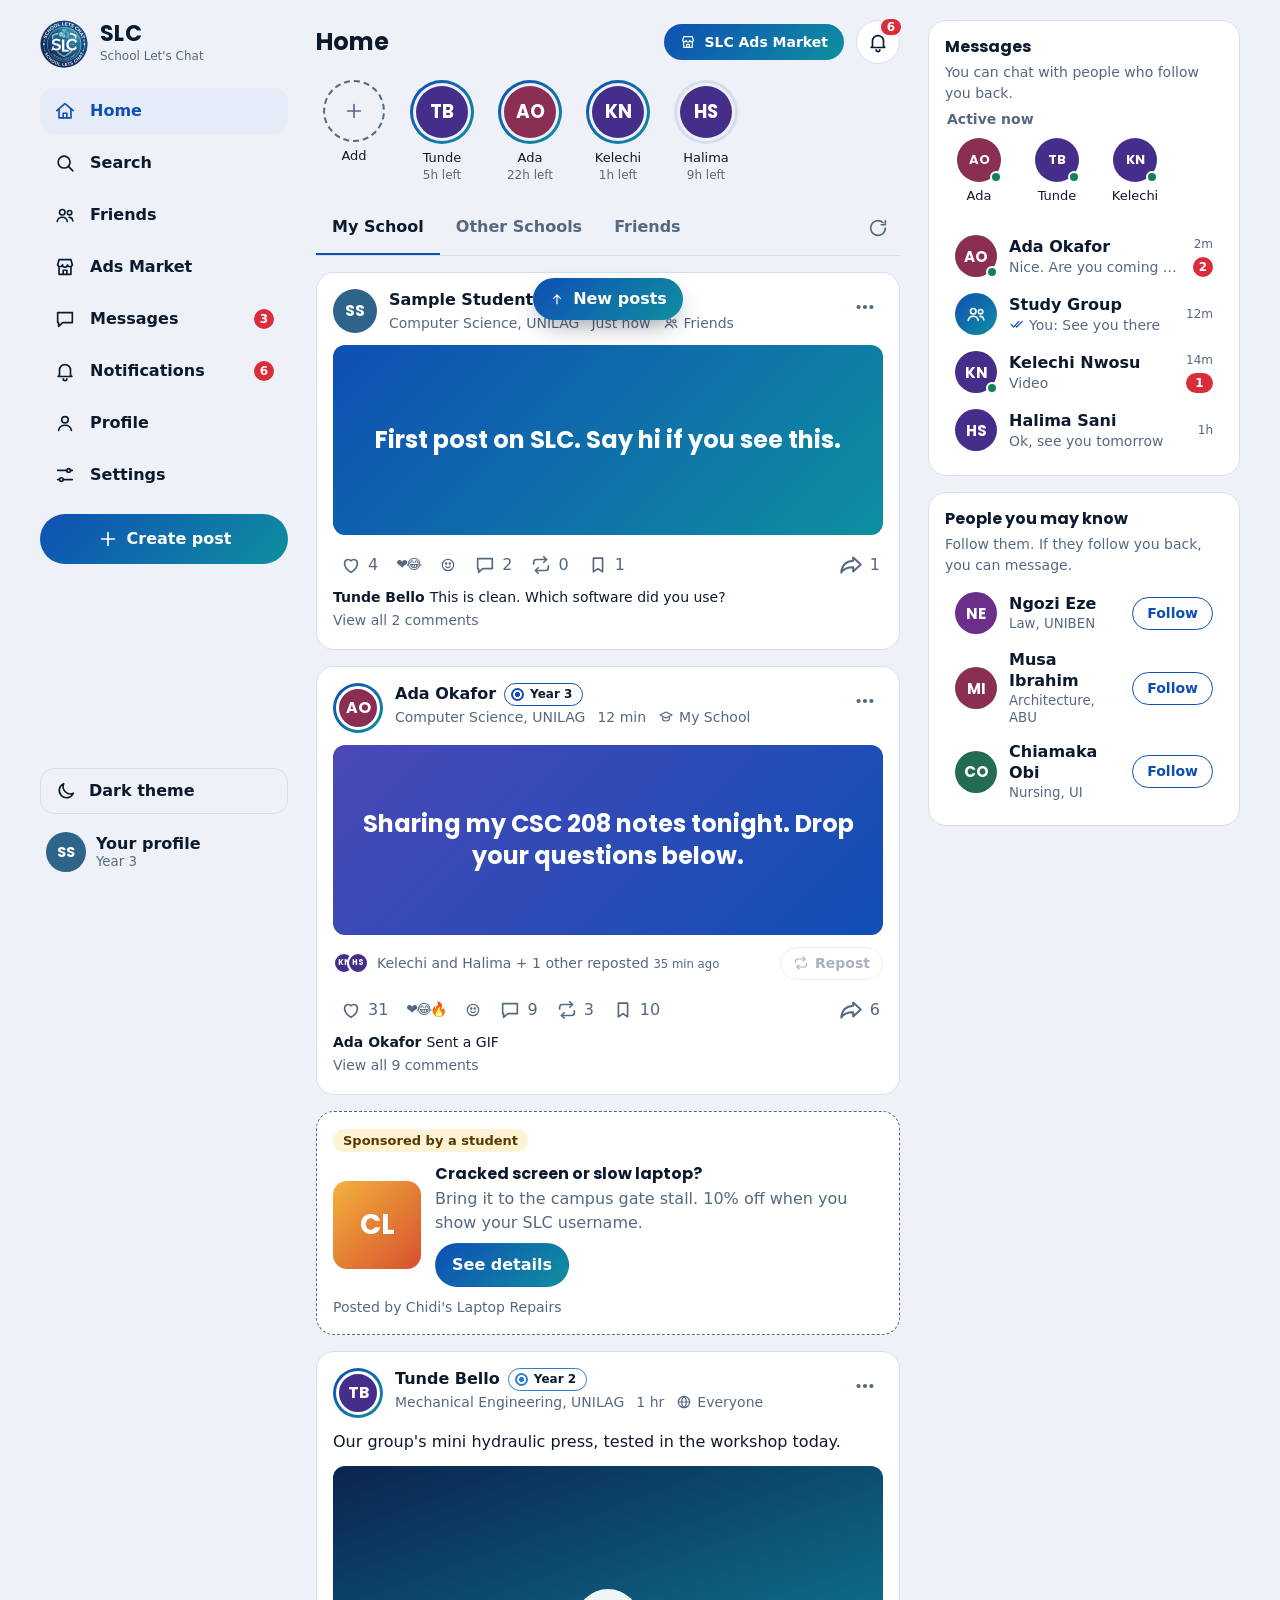
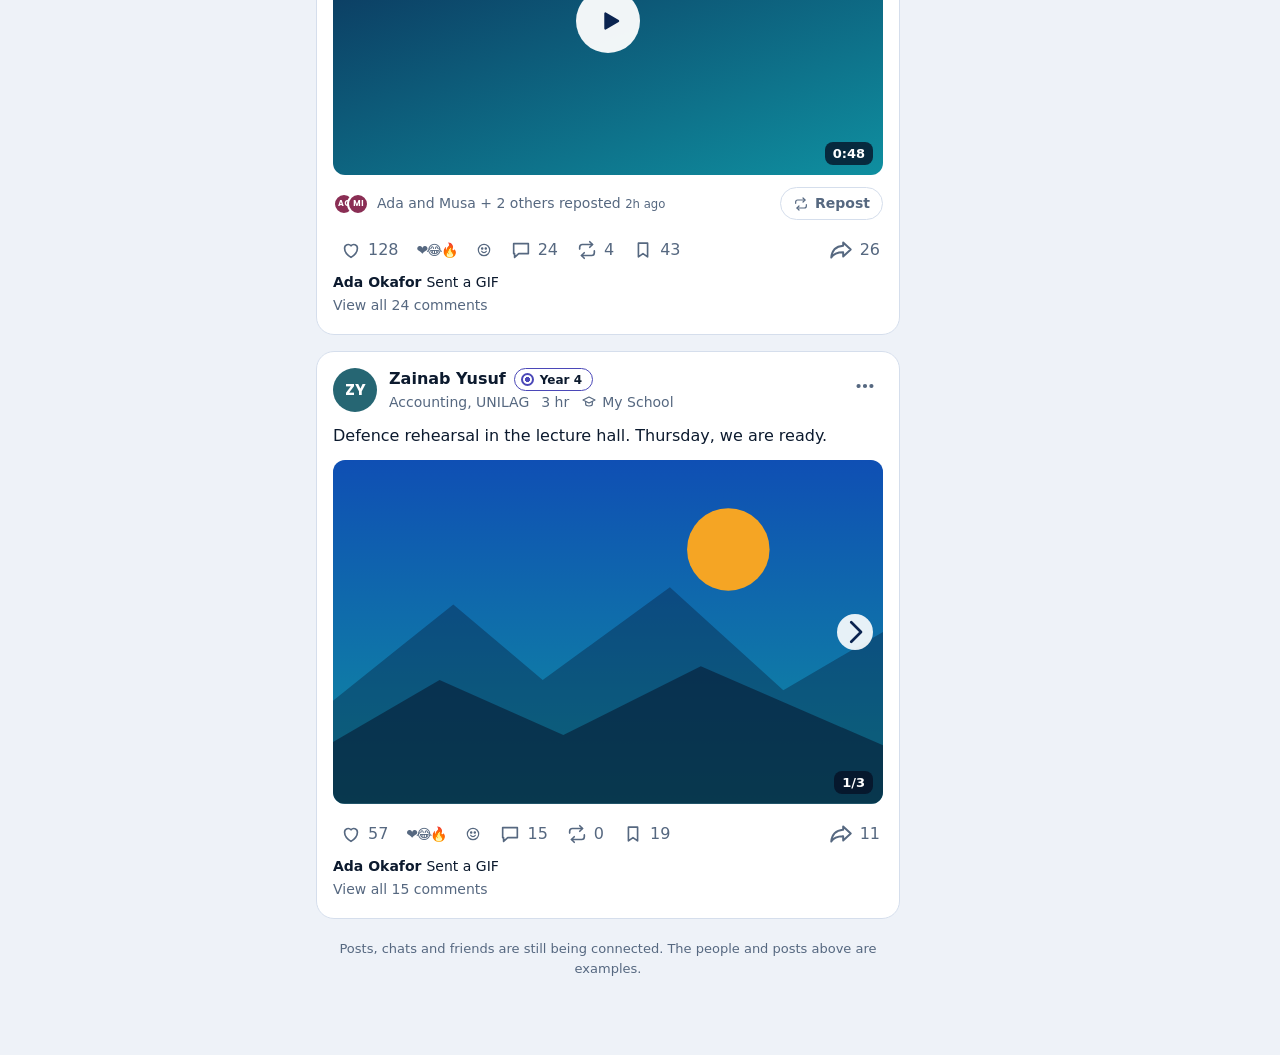
<file: login.html>
<!DOCTYPE html>
<html lang="en">
<head>
<meta charset="utf-8">
<meta name="viewport" content="width=device-width, initial-scale=1, viewport-fit=cover">
<title>Log in | SLC - School Let's Chat</title>
<link rel="icon" href="images/favicon.svg" type="image/svg+xml">
<link rel="preload" href="fonts/poppins-bold.woff" as="font" type="font/woff" crossorigin>
<link rel="stylesheet" href="css/style.css">
<link rel="stylesheet" href="css/market.css">
<link rel="preload" href="images/logo.png" as="image">
<style>
#slcLoader{display:none;position:fixed;inset:0;z-index:2000;align-items:center;justify-content:center;flex-direction:column;gap:18px;background:var(--bg,#eef2f8);color:var(--text,#0c1a2e);visibility:visible;opacity:1;transition:opacity .35s ease}
html.slc-splash #slcLoader{display:flex}
html.slc-loaded #slcLoader{opacity:0;pointer-events:none}
#slcLoader .slcl-mark{position:relative;width:104px;height:104px;display:grid;place-items:center}
#slcLoader .slcl-mark img{width:84px;height:84px;border-radius:50%;display:block;animation:slclPulse 1.8s ease-in-out infinite}
#slcLoader .slcl-ring{position:absolute;inset:0;border-radius:50%;border:3px solid var(--line,#d5deec);border-top-color:#2f6df6;animation:slclSpin .9s linear infinite}
#slcLoader .slcl-name{margin:0;font:600 18px/1.2 var(--font-display,system-ui,sans-serif);letter-spacing:.02em}
#slcLoader .slcl-sub{margin:-10px 0 0;font-size:14px;color:var(--muted,#566880)}
@keyframes slclSpin{to{transform:rotate(360deg)}}
@keyframes slclPulse{0%,100%{transform:scale(1)}50%{transform:scale(.94)}}
@media (prefers-reduced-motion:reduce){#slcLoader .slcl-ring{animation-duration:2.4s}#slcLoader .slcl-mark img{animation:none}}
</style>
<noscript><style>#slcLoader{display:none!important}</style></noscript>
<script>(function(){var h=document.documentElement,MIN_MS=700,t0=Date.now(),shown=0;try{if(!sessionStorage.getItem("slc-splashed")){shown=1;h.classList.add("slc-splash");sessionStorage.setItem("slc-splashed","1")}}catch(e){}
if(!shown)return;var gone=0;function hide(){if(gone)return;gone=1;h.classList.add("slc-loaded");setTimeout(function(){h.classList.remove("slc-splash","slc-loaded")},450)}
function ready(){setTimeout(hide,Math.max(0,MIN_MS-(Date.now()-t0)))}
if(document.readyState==="complete")ready();else addEventListener("load",ready);setTimeout(hide,8000)})();</script>
<script>fetch("api/me.php",{credentials:"same-origin",cache:"no-store"}).then(function(r){if(r.ok)location.replace("index.html")}).catch(function(){})</script>
</head>
<body class="authing" data-page="login">
<div id="slcLoader" role="status" aria-live="polite"><div class="slcl-mark"><div class="slcl-ring" aria-hidden="true"></div><img src="images/logo.png" alt=""></div><p class="slcl-name">School Let's Chat</p><p class="slcl-sub">Loading...</p></div>
<div class="authScreen" id="authScreen">
  <div class="authWrap">
    <div class="authLogo"><img src="images/logo.png" alt="SLC logo"><b>SLC</b></div>
    <div class="authcard" id="authCard"></div>
  </div>
</div>

<svg width="0" height="0" style="position:absolute" aria-hidden="true">
  <symbol id="i-home" viewBox="0 0 24 24"><path d="M3 11.5 12 4l9 7.5"/><path d="M5.5 10v9.5h13V10"/><path d="M10 19.5v-5h4v5"/></symbol>
  <symbol id="i-search" viewBox="0 0 24 24"><circle cx="11" cy="11" r="6.5"/><path d="m16 16 4.5 4.5"/></symbol>
  <symbol id="i-msg" viewBox="0 0 24 24"><path d="M4 5h16v11H9.5L5 20v-4H4z"/></symbol>
  <symbol id="i-bell" viewBox="0 0 24 24"><path d="M6 16.5V11a6 6 0 1 1 12 0v5.5l1.5 1.5h-15z"/><path d="M10 20.5a2 2 0 0 0 4 0"/></symbol>
  <symbol id="i-user" viewBox="0 0 24 24"><circle cx="12" cy="8.5" r="3.5"/><path d="M5 20c.8-3.6 3.6-5.5 7-5.5s6.2 1.9 7 5.5"/></symbol>
  <symbol id="i-set" viewBox="0 0 24 24"><path d="M4 7h10M18 7h2M4 17h2M10 17h10"/><circle cx="16" cy="7" r="2"/><circle cx="8" cy="17" r="2"/></symbol>
  <symbol id="i-plus" viewBox="0 0 24 24"><path d="M12 5v14M5 12h14"/></symbol>
  <symbol id="i-heart" viewBox="0 0 24 24"><path d="M12 20s-7-4.4-7-10a4 4 0 0 1 7-2.6A4 4 0 0 1 19 10c0 5.6-7 10-7 10z"/></symbol>
  <symbol id="i-mark" viewBox="0 0 24 24"><path d="M7 4.5h10v15l-5-3.5-5 3.5z"/></symbol>
  <symbol id="i-down" viewBox="0 0 24 24"><path d="M12 4v11M7.5 10.5 12 15l4.5-4.5M5 19.5h14"/></symbol>
  <symbol id="i-more" viewBox="0 0 24 24"><circle cx="5" cy="12" r="1.4" fill="currentColor"/><circle cx="12" cy="12" r="1.4" fill="currentColor"/><circle cx="19" cy="12" r="1.4" fill="currentColor"/></symbol>
  <symbol id="i-sun" viewBox="0 0 24 24"><circle cx="12" cy="12" r="4"/><path d="M12 3v2M12 19v2M3 12h2M19 12h2M5.6 5.6 7 7M17 17l1.4 1.4M5.6 18.4 7 17M17 7l1.4-1.4"/></symbol>
  <symbol id="i-moon" viewBox="0 0 24 24"><path d="M20 14.5A8 8 0 0 1 9.5 4a8 8 0 1 0 10.5 10.5z"/></symbol>
  <symbol id="i-play" viewBox="0 0 24 24"><path d="M8 5.5v13l11-6.5z" fill="currentColor"/></symbol>
  <symbol id="i-globe" viewBox="0 0 24 24"><circle cx="12" cy="12" r="8.5"/><path d="M3.5 12h17M12 3.5c2.6 2.4 3.6 5.3 3.6 8.5S14.6 18.1 12 20.5C9.4 18.1 8.4 15.2 8.4 12S9.4 5.9 12 3.5z"/></symbol>
  <symbol id="i-school" viewBox="0 0 24 24"><path d="m3 9 9-4.5L21 9l-9 4.5z"/><path d="M7 11.5v4c0 1.4 2.2 2.5 5 2.5s5-1.1 5-2.5v-4"/></symbol>
  <symbol id="i-users" viewBox="0 0 24 24"><circle cx="9" cy="9" r="3"/><path d="M3.5 19c.6-3 2.8-4.5 5.5-4.5s4.9 1.5 5.5 4.5"/><circle cx="17" cy="9.5" r="2.4"/><path d="M16.5 14.6c2.3 0 3.6 1.3 4 3.9"/></symbol>
  <symbol id="i-lock" viewBox="0 0 24 24"><rect x="5.5" y="10.5" width="13" height="9" rx="2"/><path d="M8.5 10.5V8a3.5 3.5 0 0 1 7 0v2.5"/></symbol>
  <symbol id="i-check" viewBox="0 0 24 24"><path d="m5 12.5 4.5 4.5L19 7.5"/></symbol>
  <symbol id="i-share" viewBox="0 0 24 24"><path d="M12 15V4M8 8l4-4 4 4M5 13v6.5h14V13"/></symbol>
  <symbol id="i-refresh" viewBox="0 0 24 24"><path d="M20 12a8 8 0 1 1-2.6-5.9"/><path d="M20 4v4.5h-4.5"/></symbol>
  <symbol id="i-back" viewBox="0 0 24 24"><path d="m14.5 5.5-6.5 6.5 6.5 6.5"/></symbol>
  <symbol id="i-x" viewBox="0 0 24 24"><path d="M6 6l12 12M18 6 6 18"/></symbol>
  <symbol id="i-photo" viewBox="0 0 24 24"><rect x="3.5" y="5" width="17" height="14" rx="2.5"/><circle cx="9" cy="10" r="1.6"/><path d="m4.5 17 4.5-4.5 3.5 3.5 3-3 4 4"/></symbol>
  <symbol id="i-video" viewBox="0 0 24 24"><rect x="3.5" y="6.5" width="12" height="11" rx="2.5"/><path d="m15.5 11 5-3v8l-5-3"/></symbol>
  <symbol id="i-repost" viewBox="0 0 24 24"><path d="M4 11V9a3 3 0 0 1 3-3h11"/><path d="m15 3 3 3-3 3"/><path d="M20 13v2a3 3 0 0 1-3 3H6"/><path d="m9 21-3-3 3-3"/></symbol>
  <symbol id="i-link" viewBox="0 0 24 24"><path d="M10 14a4 4 0 0 0 5.7 0l3-3a4 4 0 0 0-5.7-5.7l-1 1"/><path d="M14 10a4 4 0 0 0-5.7 0l-3 3A4 4 0 0 0 11 18.7l1-1"/></symbol>
  <symbol id="i-send" viewBox="0 0 24 24"><path d="M4 12 20 4l-4.5 16-3.5-6.5z"/><path d="M12 13.5 20 4"/></symbol>
  <symbol id="i-apps" viewBox="0 0 24 24"><rect x="4" y="4" width="6.5" height="6.5" rx="1.6"/><rect x="13.5" y="4" width="6.5" height="6.5" rx="1.6"/><rect x="4" y="13.5" width="6.5" height="6.5" rx="1.6"/><rect x="13.5" y="13.5" width="6.5" height="6.5" rx="1.6"/></symbol>
  <symbol id="i-trophy" viewBox="0 0 24 24"><path d="M8 4.5h8v5a4 4 0 0 1-8 0z"/><path d="M8 6H5v1.5A3 3 0 0 0 8 10.5M16 6h3v1.5a3 3 0 0 1-3 3"/><path d="M12 13.5V17M8.5 19.5h7"/></symbol>
  <symbol id="i-up" viewBox="0 0 24 24"><path d="M12 19V6M7 11l5-5 5 5"/></symbol>
  <symbol id="i-uplus" viewBox="0 0 24 24"><circle cx="10" cy="8.5" r="3.5"/><path d="M3.5 20c.8-3.6 3.4-5.5 6.5-5.5s5.7 1.9 6.5 5.5"/><path d="M19 8v6M16 11h6"/></symbol>
  <symbol id="i-palette" viewBox="0 0 24 24"><path d="M12 4a8 8 0 1 0 0 16c1.2 0 1.8-.8 1.8-1.7 0-1-.9-1.3-.9-2.3 0-.9.7-1.5 1.7-1.5H16a4 4 0 0 0 4-4C20 6.9 16.4 4 12 4z"/><circle cx="8" cy="11" r="1"/><circle cx="11" cy="7.8" r="1"/><circle cx="15" cy="8.5" r="1"/></symbol>
  <symbol id="i-fwd" viewBox="0 0 24 24"><path d="M14 5l7 6.5-7 6.5v-4c-5.5 0-9 1.5-11 5 .5-6 4-10.5 11-11z"/></symbol>
  <symbol id="i-doc" viewBox="0 0 24 24"><path d="M7 3.5h7l4 4V20.5H7z"/><path d="M14 3.5v4h4"/></symbol>
  <symbol id="i-checks" viewBox="0 0 24 24"><path d="m3 12.5 4 4L15 8"/><path d="m10.5 15.5 1 1L20 8"/></symbol>
  <symbol id="i-mic" viewBox="0 0 24 24"><rect x="9" y="3.5" width="6" height="11" rx="3"/><path d="M5.5 11.5a6.5 6.5 0 0 0 13 0M12 18v3"/></symbol>
  <symbol id="i-smile" viewBox="0 0 24 24"><circle cx="12" cy="12" r="8.5"/><path d="M8.5 14a4 4 0 0 0 7 0"/><circle cx="9.3" cy="9.8" r="1" fill="currentColor"/><circle cx="14.7" cy="9.8" r="1" fill="currentColor"/></symbol>
  <symbol id="i-clip" viewBox="0 0 24 24"><path d="M19 11.5 11.7 18.8a4.5 4.5 0 0 1-6.4-6.4l7.6-7.6a3 3 0 1 1 4.3 4.3l-7.6 7.6a1.5 1.5 0 0 1-2.1-2.1l7-7"/></symbol>
  <symbol id="i-poll" viewBox="0 0 24 24"><path d="M5 20V10M12 20V4M19 20v-7"/></symbol>
  <symbol id="i-block" viewBox="0 0 24 24"><circle cx="12" cy="12" r="8.5"/><path d="m6 6 12 12"/></symbol>
  <symbol id="i-flag" viewBox="0 0 24 24"><path d="M6 20V4M6 5h11l-2 4 2 4H6"/></symbol>
  <symbol id="i-exit" viewBox="0 0 24 24"><path d="M10 4.5H5.5v15H10M14 8l4 4-4 4M18 12H9"/></symbol>
  <symbol id="i-eye" viewBox="0 0 24 24"><path d="M2.5 12S6 6 12 6s9.5 6 9.5 6-3.5 6-9.5 6S2.5 12 2.5 12z"/><circle cx="12" cy="12" r="2.8"/></symbol>
  <symbol id="i-eyeoff" viewBox="0 0 24 24"><path d="M2.5 12S6 6 12 6s9.5 6 9.5 6-3.5 6-9.5 6S2.5 12 2.5 12z"/><circle cx="12" cy="12" r="2.8"/><path d="m3.5 3.5 17 17"/></symbol>
  <symbol id="i-store" viewBox="0 0 24 24"><path d="M4 9.5 5.5 4h13L20 9.5"/><path d="M4 9.5a2.7 2.7 0 0 0 5.3 0 2.7 2.7 0 0 0 5.4 0 2.7 2.7 0 0 0 5.3 0"/><path d="M5.5 12.5V20h13v-7.5"/><path d="M10 20v-4.5h4V20"/></symbol>
  <symbol id="i-pin" viewBox="0 0 24 24"><path d="M12 21s-6.5-5.6-6.5-11a6.5 6.5 0 0 1 13 0c0 5.4-6.5 11-6.5 11z"/><circle cx="12" cy="10" r="2.3"/></symbol>
  <symbol id="i-phone" viewBox="0 0 24 24"><path d="M6.5 4h3l1.5 4-2 1.3a10 10 0 0 0 5.7 5.7l1.3-2 4 1.5v3a2 2 0 0 1-2 2A14.5 14.5 0 0 1 4.5 6a2 2 0 0 1 2-2z"/></symbol>
  <symbol id="i-tag" viewBox="0 0 24 24"><path d="M3.5 12.5V4.5h8l9 9-8 8z"/><circle cx="8" cy="9" r="1.3"/></symbol>
  <symbol id="i-copy" viewBox="0 0 24 24"><rect x="9" y="9" width="11" height="11" rx="2"/><path d="M5 15V6a2 2 0 0 1 2-2h8"/></symbol>
</svg>

<div id="toast" role="status" aria-live="polite" hidden></div>
<input type="file" id="fid" accept="image/*" capture="environment" hidden>

<script src="js/payment-config.js"></script>
<script src="js/app.js"></script>
<script src="js/market.js"></script>
<script src="js/realtime-config.js"></script>
<script src="js/realtime.js"></script>
</body>
</html>
</file>
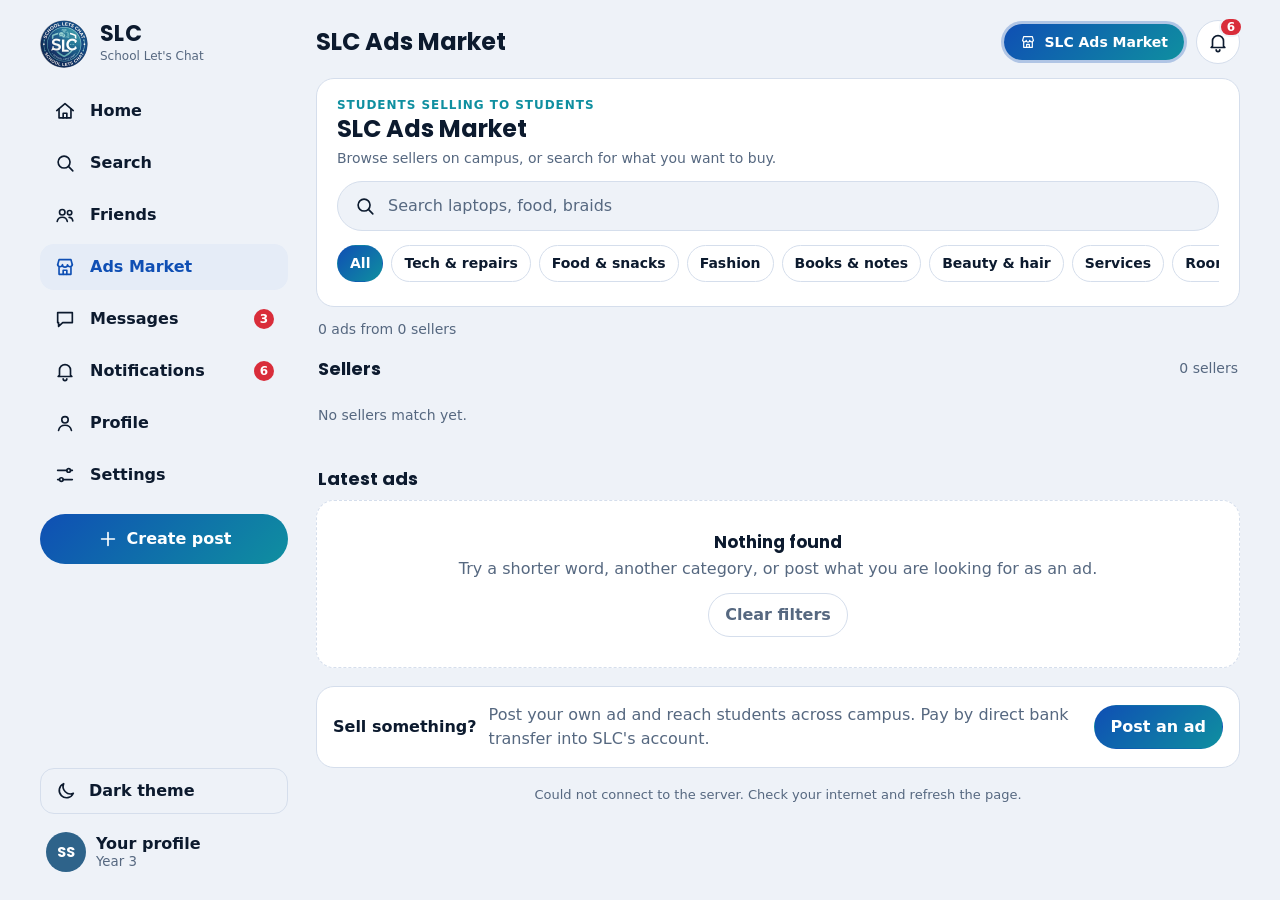
<file: market.html>
<!DOCTYPE html>
<html lang="en">
<head>
<meta charset="utf-8">
<meta name="viewport" content="width=device-width, initial-scale=1, viewport-fit=cover">
<title>SLC Ads Market | SLC - School Let's Chat</title>
<link rel="icon" href="images/favicon.svg" type="image/svg+xml">
<link rel="preload" href="fonts/poppins-bold.woff" as="font" type="font/woff" crossorigin>
<link rel="stylesheet" href="css/style.css">
<link rel="stylesheet" href="css/market.css">
<link rel="preload" href="images/logo.png" as="image">
<style>
#slcLoader{display:none;position:fixed;inset:0;z-index:2000;align-items:center;justify-content:center;flex-direction:column;gap:18px;background:var(--bg,#eef2f8);color:var(--text,#0c1a2e);visibility:visible;opacity:1;transition:opacity .35s ease}
html.slc-splash #slcLoader{display:flex}
html.slc-loaded #slcLoader{opacity:0;pointer-events:none}
#slcLoader .slcl-mark{position:relative;width:104px;height:104px;display:grid;place-items:center}
#slcLoader .slcl-mark img{width:84px;height:84px;border-radius:50%;display:block;animation:slclPulse 1.8s ease-in-out infinite}
#slcLoader .slcl-ring{position:absolute;inset:0;border-radius:50%;border:3px solid var(--line,#d5deec);border-top-color:#2f6df6;animation:slclSpin .9s linear infinite}
#slcLoader .slcl-name{margin:0;font:600 18px/1.2 var(--font-display,system-ui,sans-serif);letter-spacing:.02em}
#slcLoader .slcl-sub{margin:-10px 0 0;font-size:14px;color:var(--muted,#566880)}
@keyframes slclSpin{to{transform:rotate(360deg)}}
@keyframes slclPulse{0%,100%{transform:scale(1)}50%{transform:scale(.94)}}
@media (prefers-reduced-motion:reduce){#slcLoader .slcl-ring{animation-duration:2.4s}#slcLoader .slcl-mark img{animation:none}}
</style>
<noscript><style>#slcLoader{display:none!important}</style></noscript>
<script>(function(){var h=document.documentElement,MIN_MS=700,t0=Date.now(),shown=0;try{if(!sessionStorage.getItem("slc-splashed")){shown=1;h.classList.add("slc-splash");sessionStorage.setItem("slc-splashed","1")}}catch(e){}
if(!shown)return;var gone=0;function hide(){if(gone)return;gone=1;h.classList.add("slc-loaded");setTimeout(function(){h.classList.remove("slc-splash","slc-loaded")},450)}
function ready(){setTimeout(hide,Math.max(0,MIN_MS-(Date.now()-t0)))}
if(document.readyState==="complete")ready();else addEventListener("load",ready);setTimeout(hide,8000)})();</script>
<script>(function(){var d=document.documentElement;d.style.visibility="hidden";fetch("api/me.php",{credentials:"same-origin",cache:"no-store"}).then(function(r){if(r.status===401){location.replace("login.html");return}d.style.visibility=""}).catch(function(){d.style.visibility=""})})()</script>
</head>
<body data-page="market">
<div id="slcLoader" role="status" aria-live="polite"><div class="slcl-mark"><div class="slcl-ring" aria-hidden="true"></div><img src="images/logo.png" alt=""></div><p class="slcl-name">School Let's Chat</p><p class="slcl-sub">Loading...</p></div>
<svg width="0" height="0" style="position:absolute" aria-hidden="true">
  <symbol id="i-home" viewBox="0 0 24 24"><path d="M3 11.5 12 4l9 7.5"/><path d="M5.5 10v9.5h13V10"/><path d="M10 19.5v-5h4v5"/></symbol>
  <symbol id="i-search" viewBox="0 0 24 24"><circle cx="11" cy="11" r="6.5"/><path d="m16 16 4.5 4.5"/></symbol>
  <symbol id="i-msg" viewBox="0 0 24 24"><path d="M4 5h16v11H9.5L5 20v-4H4z"/></symbol>
  <symbol id="i-bell" viewBox="0 0 24 24"><path d="M6 16.5V11a6 6 0 1 1 12 0v5.5l1.5 1.5h-15z"/><path d="M10 20.5a2 2 0 0 0 4 0"/></symbol>
  <symbol id="i-user" viewBox="0 0 24 24"><circle cx="12" cy="8.5" r="3.5"/><path d="M5 20c.8-3.6 3.6-5.5 7-5.5s6.2 1.9 7 5.5"/></symbol>
  <symbol id="i-set" viewBox="0 0 24 24"><path d="M4 7h10M18 7h2M4 17h2M10 17h10"/><circle cx="16" cy="7" r="2"/><circle cx="8" cy="17" r="2"/></symbol>
  <symbol id="i-plus" viewBox="0 0 24 24"><path d="M12 5v14M5 12h14"/></symbol>
  <symbol id="i-heart" viewBox="0 0 24 24"><path d="M12 20s-7-4.4-7-10a4 4 0 0 1 7-2.6A4 4 0 0 1 19 10c0 5.6-7 10-7 10z"/></symbol>
  <symbol id="i-mark" viewBox="0 0 24 24"><path d="M7 4.5h10v15l-5-3.5-5 3.5z"/></symbol>
  <symbol id="i-down" viewBox="0 0 24 24"><path d="M12 4v11M7.5 10.5 12 15l4.5-4.5M5 19.5h14"/></symbol>
  <symbol id="i-more" viewBox="0 0 24 24"><circle cx="5" cy="12" r="1.4" fill="currentColor"/><circle cx="12" cy="12" r="1.4" fill="currentColor"/><circle cx="19" cy="12" r="1.4" fill="currentColor"/></symbol>
  <symbol id="i-sun" viewBox="0 0 24 24"><circle cx="12" cy="12" r="4"/><path d="M12 3v2M12 19v2M3 12h2M19 12h2M5.6 5.6 7 7M17 17l1.4 1.4M5.6 18.4 7 17M17 7l1.4-1.4"/></symbol>
  <symbol id="i-moon" viewBox="0 0 24 24"><path d="M20 14.5A8 8 0 0 1 9.5 4a8 8 0 1 0 10.5 10.5z"/></symbol>
  <symbol id="i-play" viewBox="0 0 24 24"><path d="M8 5.5v13l11-6.5z" fill="currentColor"/></symbol>
  <symbol id="i-globe" viewBox="0 0 24 24"><circle cx="12" cy="12" r="8.5"/><path d="M3.5 12h17M12 3.5c2.6 2.4 3.6 5.3 3.6 8.5S14.6 18.1 12 20.5C9.4 18.1 8.4 15.2 8.4 12S9.4 5.9 12 3.5z"/></symbol>
  <symbol id="i-school" viewBox="0 0 24 24"><path d="m3 9 9-4.5L21 9l-9 4.5z"/><path d="M7 11.5v4c0 1.4 2.2 2.5 5 2.5s5-1.1 5-2.5v-4"/></symbol>
  <symbol id="i-users" viewBox="0 0 24 24"><circle cx="9" cy="9" r="3"/><path d="M3.5 19c.6-3 2.8-4.5 5.5-4.5s4.9 1.5 5.5 4.5"/><circle cx="17" cy="9.5" r="2.4"/><path d="M16.5 14.6c2.3 0 3.6 1.3 4 3.9"/></symbol>
  <symbol id="i-lock" viewBox="0 0 24 24"><rect x="5.5" y="10.5" width="13" height="9" rx="2"/><path d="M8.5 10.5V8a3.5 3.5 0 0 1 7 0v2.5"/></symbol>
  <symbol id="i-check" viewBox="0 0 24 24"><path d="m5 12.5 4.5 4.5L19 7.5"/></symbol>
  <symbol id="i-share" viewBox="0 0 24 24"><path d="M12 15V4M8 8l4-4 4 4M5 13v6.5h14V13"/></symbol>
  <symbol id="i-refresh" viewBox="0 0 24 24"><path d="M20 12a8 8 0 1 1-2.6-5.9"/><path d="M20 4v4.5h-4.5"/></symbol>
  <symbol id="i-back" viewBox="0 0 24 24"><path d="m14.5 5.5-6.5 6.5 6.5 6.5"/></symbol>
  <symbol id="i-x" viewBox="0 0 24 24"><path d="M6 6l12 12M18 6 6 18"/></symbol>
  <symbol id="i-photo" viewBox="0 0 24 24"><rect x="3.5" y="5" width="17" height="14" rx="2.5"/><circle cx="9" cy="10" r="1.6"/><path d="m4.5 17 4.5-4.5 3.5 3.5 3-3 4 4"/></symbol>
  <symbol id="i-video" viewBox="0 0 24 24"><rect x="3.5" y="6.5" width="12" height="11" rx="2.5"/><path d="m15.5 11 5-3v8l-5-3"/></symbol>
  <symbol id="i-repost" viewBox="0 0 24 24"><path d="M4 11V9a3 3 0 0 1 3-3h11"/><path d="m15 3 3 3-3 3"/><path d="M20 13v2a3 3 0 0 1-3 3H6"/><path d="m9 21-3-3 3-3"/></symbol>
  <symbol id="i-link" viewBox="0 0 24 24"><path d="M10 14a4 4 0 0 0 5.7 0l3-3a4 4 0 0 0-5.7-5.7l-1 1"/><path d="M14 10a4 4 0 0 0-5.7 0l-3 3A4 4 0 0 0 11 18.7l1-1"/></symbol>
  <symbol id="i-send" viewBox="0 0 24 24"><path d="M4 12 20 4l-4.5 16-3.5-6.5z"/><path d="M12 13.5 20 4"/></symbol>
  <symbol id="i-apps" viewBox="0 0 24 24"><rect x="4" y="4" width="6.5" height="6.5" rx="1.6"/><rect x="13.5" y="4" width="6.5" height="6.5" rx="1.6"/><rect x="4" y="13.5" width="6.5" height="6.5" rx="1.6"/><rect x="13.5" y="13.5" width="6.5" height="6.5" rx="1.6"/></symbol>
  <symbol id="i-trophy" viewBox="0 0 24 24"><path d="M8 4.5h8v5a4 4 0 0 1-8 0z"/><path d="M8 6H5v1.5A3 3 0 0 0 8 10.5M16 6h3v1.5a3 3 0 0 1-3 3"/><path d="M12 13.5V17M8.5 19.5h7"/></symbol>
  <symbol id="i-up" viewBox="0 0 24 24"><path d="M12 19V6M7 11l5-5 5 5"/></symbol>
  <symbol id="i-uplus" viewBox="0 0 24 24"><circle cx="10" cy="8.5" r="3.5"/><path d="M3.5 20c.8-3.6 3.4-5.5 6.5-5.5s5.7 1.9 6.5 5.5"/><path d="M19 8v6M16 11h6"/></symbol>
  <symbol id="i-palette" viewBox="0 0 24 24"><path d="M12 4a8 8 0 1 0 0 16c1.2 0 1.8-.8 1.8-1.7 0-1-.9-1.3-.9-2.3 0-.9.7-1.5 1.7-1.5H16a4 4 0 0 0 4-4C20 6.9 16.4 4 12 4z"/><circle cx="8" cy="11" r="1"/><circle cx="11" cy="7.8" r="1"/><circle cx="15" cy="8.5" r="1"/></symbol>
  <symbol id="i-fwd" viewBox="0 0 24 24"><path d="M14 5l7 6.5-7 6.5v-4c-5.5 0-9 1.5-11 5 .5-6 4-10.5 11-11z"/></symbol>
  <symbol id="i-doc" viewBox="0 0 24 24"><path d="M7 3.5h7l4 4V20.5H7z"/><path d="M14 3.5v4h4"/></symbol>
  <symbol id="i-checks" viewBox="0 0 24 24"><path d="m3 12.5 4 4L15 8"/><path d="m10.5 15.5 1 1L20 8"/></symbol>
  <symbol id="i-mic" viewBox="0 0 24 24"><rect x="9" y="3.5" width="6" height="11" rx="3"/><path d="M5.5 11.5a6.5 6.5 0 0 0 13 0M12 18v3"/></symbol>
  <symbol id="i-smile" viewBox="0 0 24 24"><circle cx="12" cy="12" r="8.5"/><path d="M8.5 14a4 4 0 0 0 7 0"/><circle cx="9.3" cy="9.8" r="1" fill="currentColor"/><circle cx="14.7" cy="9.8" r="1" fill="currentColor"/></symbol>
  <symbol id="i-clip" viewBox="0 0 24 24"><path d="M19 11.5 11.7 18.8a4.5 4.5 0 0 1-6.4-6.4l7.6-7.6a3 3 0 1 1 4.3 4.3l-7.6 7.6a1.5 1.5 0 0 1-2.1-2.1l7-7"/></symbol>
  <symbol id="i-poll" viewBox="0 0 24 24"><path d="M5 20V10M12 20V4M19 20v-7"/></symbol>
  <symbol id="i-block" viewBox="0 0 24 24"><circle cx="12" cy="12" r="8.5"/><path d="m6 6 12 12"/></symbol>
  <symbol id="i-flag" viewBox="0 0 24 24"><path d="M6 20V4M6 5h11l-2 4 2 4H6"/></symbol>
  <symbol id="i-exit" viewBox="0 0 24 24"><path d="M10 4.5H5.5v15H10M14 8l4 4-4 4M18 12H9"/></symbol>
  <symbol id="i-eye" viewBox="0 0 24 24"><path d="M2.5 12S6 6 12 6s9.5 6 9.5 6-3.5 6-9.5 6S2.5 12 2.5 12z"/><circle cx="12" cy="12" r="2.8"/></symbol>
  <symbol id="i-eyeoff" viewBox="0 0 24 24"><path d="M2.5 12S6 6 12 6s9.5 6 9.5 6-3.5 6-9.5 6S2.5 12 2.5 12z"/><circle cx="12" cy="12" r="2.8"/><path d="m3.5 3.5 17 17"/></symbol>
  <symbol id="i-store" viewBox="0 0 24 24"><path d="M4 9.5 5.5 4h13L20 9.5"/><path d="M4 9.5a2.7 2.7 0 0 0 5.3 0 2.7 2.7 0 0 0 5.4 0 2.7 2.7 0 0 0 5.3 0"/><path d="M5.5 12.5V20h13v-7.5"/><path d="M10 20v-4.5h4V20"/></symbol>
  <symbol id="i-pin" viewBox="0 0 24 24"><path d="M12 21s-6.5-5.6-6.5-11a6.5 6.5 0 0 1 13 0c0 5.4-6.5 11-6.5 11z"/><circle cx="12" cy="10" r="2.3"/></symbol>
  <symbol id="i-phone" viewBox="0 0 24 24"><path d="M6.5 4h3l1.5 4-2 1.3a10 10 0 0 0 5.7 5.7l1.3-2 4 1.5v3a2 2 0 0 1-2 2A14.5 14.5 0 0 1 4.5 6a2 2 0 0 1 2-2z"/></symbol>
  <symbol id="i-tag" viewBox="0 0 24 24"><path d="M3.5 12.5V4.5h8l9 9-8 8z"/><circle cx="8" cy="9" r="1.3"/></symbol>
  <symbol id="i-copy" viewBox="0 0 24 24"><rect x="9" y="9" width="11" height="11" rx="2"/><path d="M5 15V6a2 2 0 0 1 2-2h8"/></symbol>
</svg>

<div class="topbar-m">
  <img src="images/logo.png" alt="SLC logo">
  <span class="wm">SLC</span>
  <button class="mktbtn sm" type="button" data-go="market" aria-label="SLC Ads Market"><svg class="ic sm"><use href="#i-store"/></svg><span class="mtxt">Ads<span class="mx"> Market</span></span></button>
  <button class="iconbtn" type="button" data-focus-search aria-label="Search"><svg class="ic"><use href="#i-search"/></svg></button>
  <button class="bell" type="button" data-go="notifs" aria-label="Notifications"><svg class="ic"><use href="#i-bell"/></svg><span class="count" data-bell-count hidden>0</span></button>
  <button class="iconbtn" type="button" data-go="settings" aria-label="Settings"><svg class="ic"><use href="#i-set"/></svg></button>
  <button class="iconbtn" type="button" data-theme-toggle aria-label="Switch light or dark theme"><svg class="ic" data-theme-icon><use href="#i-moon"/></svg></button>
</div>

<div class="app two" id="app">
  <nav class="nav" aria-label="Main">
    <a class="brand" href="#" data-go="home">
      <img src="images/logo.png" alt="SLC logo">
      <span class="wm">SLC<small>School Let's Chat</small></span>
    </a>
    <button class="item" type="button" data-go="home"><svg class="ic"><use href="#i-home"/></svg><span class="label">Home</span></button>
    <button class="item" type="button" data-focus-search><svg class="ic"><use href="#i-search"/></svg><span class="label">Search</span></button>
    <button class="item" type="button" data-go="friends"><svg class="ic"><use href="#i-users"/></svg><span class="label">Friends</span></button>
    <button class="item" type="button" data-go="market"><svg class="ic"><use href="#i-store"/></svg><span class="label">Ads Market</span></button>
    <button class="item" type="button" data-go="messages"><svg class="ic"><use href="#i-msg"/></svg><span class="label">Messages</span><span class="count" data-msg-count>3</span></button>
    <button class="item" type="button" data-go="notifs"><svg class="ic"><use href="#i-bell"/></svg><span class="label">Notifications</span><span class="count" data-bell-count hidden>0</span></button>
    <button class="item" type="button" data-go="profile"><svg class="ic"><use href="#i-user"/></svg><span class="label">Profile</span></button>
    <button class="item" type="button" data-go="settings"><svg class="ic"><use href="#i-set"/></svg><span class="label">Settings</span></button>
    <button class="postbtn" type="button" data-focus-composer><svg class="ic"><use href="#i-plus"/></svg><span class="label">Create post</span></button>
    <div class="navfoot">
      <button class="themebtn" type="button" data-theme-toggle aria-label="Switch light or dark theme"><svg class="ic" data-theme-icon><use href="#i-moon"/></svg><span class="label" data-theme-label>Dark theme</span></button>
      <button class="me" type="button" data-go="profile" data-mine><span id="me-av"></span><span class="t">Your profile<small>Year 3</small></span></button>
    </div>
  </nav>

  <main class="feed" id="feed">
    <div class="feed-head">
      <h1 id="title">Home</h1>
      <span class="sp"></span>
      <button class="mktbtn" type="button" data-go="market" aria-label="SLC Ads Market"><svg class="ic sm"><use href="#i-store"/></svg><span>SLC Ads Market</span></button>
      <button class="bell" type="button" data-go="notifs" aria-label="Notifications"><svg class="ic"><use href="#i-bell"/></svg><span class="count" data-bell-count hidden>0</span></button>
    </div>

    <section class="view" id="v-market"  aria-labelledby="mk-h">
      <div class="card mk-hero">
        <p class="mk-kicker">Students selling to students</p>
        <h2 id="mk-h">SLC Ads Market</h2>
        <p class="sub">Browse sellers on campus, or search for what you want to buy.</p>
        <form id="mkform" class="mk-search" role="search" autocomplete="off">
          <svg class="ic"><use href="#i-search"/></svg>
          <label class="sr" for="mkq">Search the ads market</label>
          <input id="mkq" type="search" placeholder="Search laptops, food, braids" maxlength="60" enterkeyhint="search">
        </form>
        <div class="mk-cats" id="mkCats" role="group" aria-label="Categories"></div>
      </div>
      <p class="mk-status" id="mkStatus" role="status" aria-live="polite"></p>
      <div class="mk-sec"><h3>Sellers</h3><span class="mk-count" id="mkSellerCount"></span></div>
      <div class="mk-sellers" id="mkSellers"></div>
      <div class="mk-sec"><h3 id="mkAdsTitle">Latest ads</h3><button class="btn sm" type="button" id="mkClear" data-mk-clear>Clear filters</button></div>
      <div class="mk-grid" id="mkAds"></div>
      <div class="mk-cta card"><b>Sell something?</b><span>Post your own ad and reach students across campus. Pay by direct bank transfer into SLC's account.</span><button class="btn primary" type="button" data-mk-post>Post an ad</button></div>
      <p class="note" id="mkNote"></p>
    </section>
  </main>
</div>

<nav class="bottom" aria-label="Main">
  <button class="bi" type="button" data-go="home"><svg class="ic"><use href="#i-home"/></svg>Home</button>
  <button class="bi" type="button" data-go="friends"><svg class="ic"><use href="#i-users"/></svg>Friends</button>
  <button class="bi plus" type="button" data-focus-composer aria-label="Create post"><svg class="ic"><use href="#i-plus"/></svg></button>
  <button class="bi" type="button" data-go="messages"><svg class="ic"><use href="#i-msg"/></svg>Messages<span class="count" data-msg-count>3</span></button>
  <button class="bi" type="button" data-go="profile" data-mine><svg class="ic"><use href="#i-user"/></svg>Profile</button>
</nav>

<div class="scrim" id="scrim" hidden></div>
<div class="sheet" id="sheet" role="dialog" aria-modal="true" aria-labelledby="sh-title" hidden>
  <div id="sheet-body"></div>
</div>
<div id="toast" role="status" aria-live="polite" hidden></div>
<div class="viewer" id="viewer" role="dialog" aria-modal="true" aria-label="Viewer" hidden></div>
<div class="mini" id="mini" hidden></div>
<div class="searchOverlay" id="searchOverlay" hidden role="dialog" aria-modal="true" aria-label="Search">
  <div class="soHead"><button class="iconbtn" type="button" data-so-close aria-label="Close search"><svg class="ic"><use href="#i-back"/></svg></button>
    <label class="search" style="flex:1"><svg class="ic"><use href="#i-search"/></svg><span class="sr">Search posts, videos and students</span><input id="qOverlay" type="search" placeholder="Search posts, videos and students" autocomplete="off" maxlength="60"></label></div>
  <div class="soTabs" id="soTabs" role="group" aria-label="Search in"></div>
  <div class="soBody" id="resultsOverlay"></div>
</div>
<div class="drawer" id="drawer" role="dialog" aria-modal="true" aria-label="Comments" hidden></div>
<div class="rpicker" id="rpicker" role="menu" aria-label="Reactions" hidden></div>
<div class="popup" id="popup" role="status" hidden></div>
<input type="file" id="fcpic" accept="image/*" hidden>
<input type="file" id="fstk" accept="image/*" hidden>
<input type="file" id="fgif" accept="image/gif" hidden>
<input type="file" id="fdoc" accept=".pdf,.doc,.docx,.ppt,.pptx,.xls,.xlsx,.txt,.zip" hidden>
<input type="file" id="fpic" accept="image/*" hidden>
<input type="file" id="fvid" accept="video/*" hidden>
<input type="file" id="fwp" accept="image/*" hidden>
<input type="file" id="fcpic2" accept="image/*" hidden>
<input type="file" id="fid" accept="image/*" capture="environment" hidden>

<script src="js/payment-config.js"></script>
<script src="js/app.js"></script>
<script src="js/market.js"></script>
<script src="js/realtime-config.js"></script>
<script src="js/realtime.js"></script>
</body>
</html>
</file>
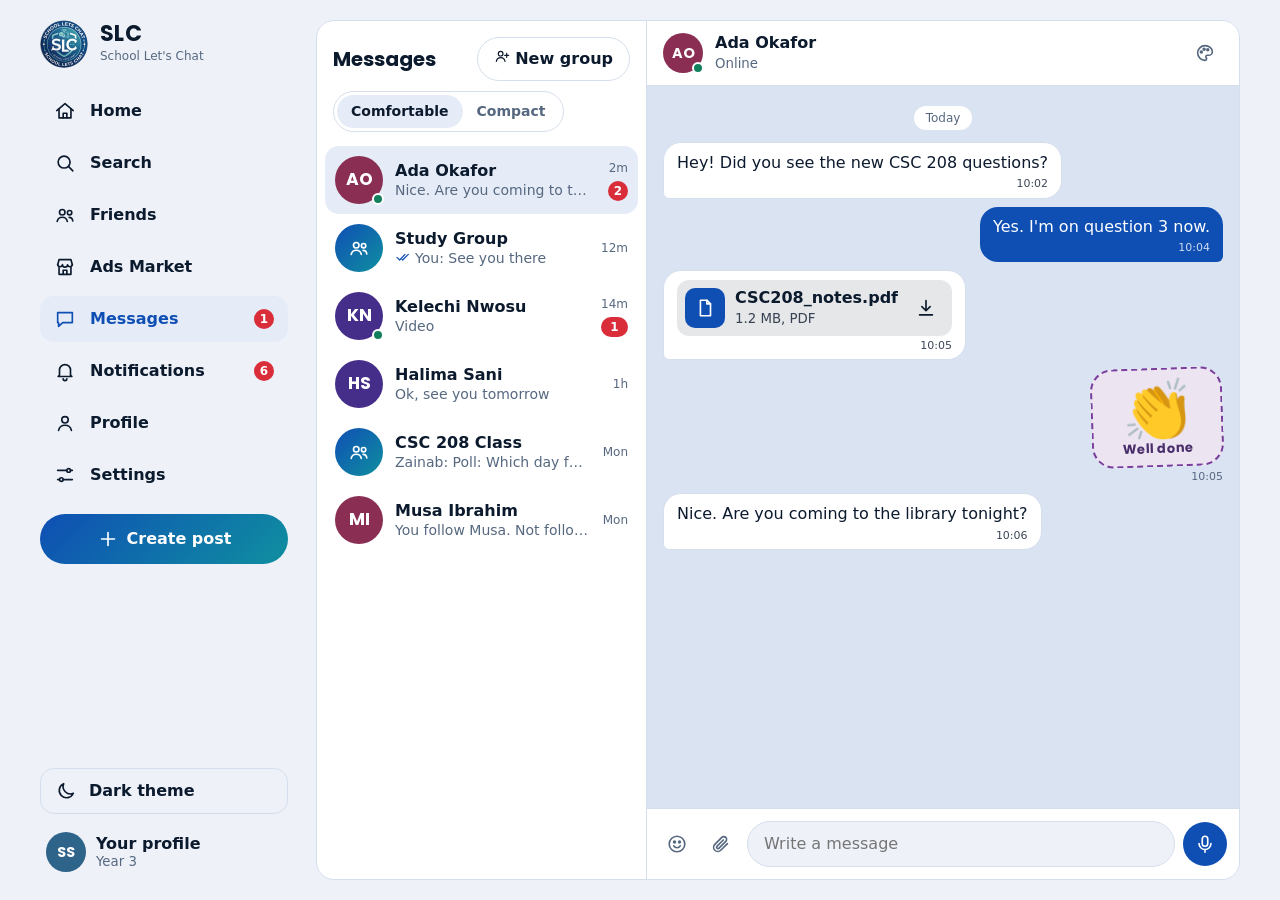
<file: messages.html>
<!DOCTYPE html>
<html lang="en">
<head>
<meta charset="utf-8">
<meta name="viewport" content="width=device-width, initial-scale=1, viewport-fit=cover">
<title>Messages | SLC - School Let's Chat</title>
<link rel="icon" href="images/favicon.svg" type="image/svg+xml">
<link rel="preload" href="fonts/poppins-bold.woff" as="font" type="font/woff" crossorigin>
<link rel="stylesheet" href="css/style.css">
<link rel="stylesheet" href="css/market.css">
<link rel="preload" href="images/logo.png" as="image">
<style>
#slcLoader{display:none;position:fixed;inset:0;z-index:2000;align-items:center;justify-content:center;flex-direction:column;gap:18px;background:var(--bg,#eef2f8);color:var(--text,#0c1a2e);visibility:visible;opacity:1;transition:opacity .35s ease}
html.slc-splash #slcLoader{display:flex}
html.slc-loaded #slcLoader{opacity:0;pointer-events:none}
#slcLoader .slcl-mark{position:relative;width:104px;height:104px;display:grid;place-items:center}
#slcLoader .slcl-mark img{width:84px;height:84px;border-radius:50%;display:block;animation:slclPulse 1.8s ease-in-out infinite}
#slcLoader .slcl-ring{position:absolute;inset:0;border-radius:50%;border:3px solid var(--line,#d5deec);border-top-color:#2f6df6;animation:slclSpin .9s linear infinite}
#slcLoader .slcl-name{margin:0;font:600 18px/1.2 var(--font-display,system-ui,sans-serif);letter-spacing:.02em}
#slcLoader .slcl-sub{margin:-10px 0 0;font-size:14px;color:var(--muted,#566880)}
@keyframes slclSpin{to{transform:rotate(360deg)}}
@keyframes slclPulse{0%,100%{transform:scale(1)}50%{transform:scale(.94)}}
@media (prefers-reduced-motion:reduce){#slcLoader .slcl-ring{animation-duration:2.4s}#slcLoader .slcl-mark img{animation:none}}
</style>
<noscript><style>#slcLoader{display:none!important}</style></noscript>
<script>(function(){var h=document.documentElement,MIN_MS=700,t0=Date.now(),shown=0;try{if(!sessionStorage.getItem("slc-splashed")){shown=1;h.classList.add("slc-splash");sessionStorage.setItem("slc-splashed","1")}}catch(e){}
if(!shown)return;var gone=0;function hide(){if(gone)return;gone=1;h.classList.add("slc-loaded");setTimeout(function(){h.classList.remove("slc-splash","slc-loaded")},450)}
function ready(){setTimeout(hide,Math.max(0,MIN_MS-(Date.now()-t0)))}
if(document.readyState==="complete")ready();else addEventListener("load",ready);setTimeout(hide,8000)})();</script>
<script>(function(){var d=document.documentElement;d.style.visibility="hidden";fetch("api/me.php",{credentials:"same-origin",cache:"no-store"}).then(function(r){if(r.status===401){location.replace("login.html");return}d.style.visibility=""}).catch(function(){d.style.visibility=""})})()</script>
</head>
<body data-page="messages">
<div id="slcLoader" role="status" aria-live="polite"><div class="slcl-mark"><div class="slcl-ring" aria-hidden="true"></div><img src="images/logo.png" alt=""></div><p class="slcl-name">School Let's Chat</p><p class="slcl-sub">Loading...</p></div>
<svg width="0" height="0" style="position:absolute" aria-hidden="true">
  <symbol id="i-home" viewBox="0 0 24 24"><path d="M3 11.5 12 4l9 7.5"/><path d="M5.5 10v9.5h13V10"/><path d="M10 19.5v-5h4v5"/></symbol>
  <symbol id="i-search" viewBox="0 0 24 24"><circle cx="11" cy="11" r="6.5"/><path d="m16 16 4.5 4.5"/></symbol>
  <symbol id="i-msg" viewBox="0 0 24 24"><path d="M4 5h16v11H9.5L5 20v-4H4z"/></symbol>
  <symbol id="i-bell" viewBox="0 0 24 24"><path d="M6 16.5V11a6 6 0 1 1 12 0v5.5l1.5 1.5h-15z"/><path d="M10 20.5a2 2 0 0 0 4 0"/></symbol>
  <symbol id="i-user" viewBox="0 0 24 24"><circle cx="12" cy="8.5" r="3.5"/><path d="M5 20c.8-3.6 3.6-5.5 7-5.5s6.2 1.9 7 5.5"/></symbol>
  <symbol id="i-set" viewBox="0 0 24 24"><path d="M4 7h10M18 7h2M4 17h2M10 17h10"/><circle cx="16" cy="7" r="2"/><circle cx="8" cy="17" r="2"/></symbol>
  <symbol id="i-plus" viewBox="0 0 24 24"><path d="M12 5v14M5 12h14"/></symbol>
  <symbol id="i-heart" viewBox="0 0 24 24"><path d="M12 20s-7-4.4-7-10a4 4 0 0 1 7-2.6A4 4 0 0 1 19 10c0 5.6-7 10-7 10z"/></symbol>
  <symbol id="i-mark" viewBox="0 0 24 24"><path d="M7 4.5h10v15l-5-3.5-5 3.5z"/></symbol>
  <symbol id="i-down" viewBox="0 0 24 24"><path d="M12 4v11M7.5 10.5 12 15l4.5-4.5M5 19.5h14"/></symbol>
  <symbol id="i-more" viewBox="0 0 24 24"><circle cx="5" cy="12" r="1.4" fill="currentColor"/><circle cx="12" cy="12" r="1.4" fill="currentColor"/><circle cx="19" cy="12" r="1.4" fill="currentColor"/></symbol>
  <symbol id="i-sun" viewBox="0 0 24 24"><circle cx="12" cy="12" r="4"/><path d="M12 3v2M12 19v2M3 12h2M19 12h2M5.6 5.6 7 7M17 17l1.4 1.4M5.6 18.4 7 17M17 7l1.4-1.4"/></symbol>
  <symbol id="i-moon" viewBox="0 0 24 24"><path d="M20 14.5A8 8 0 0 1 9.5 4a8 8 0 1 0 10.5 10.5z"/></symbol>
  <symbol id="i-play" viewBox="0 0 24 24"><path d="M8 5.5v13l11-6.5z" fill="currentColor"/></symbol>
  <symbol id="i-globe" viewBox="0 0 24 24"><circle cx="12" cy="12" r="8.5"/><path d="M3.5 12h17M12 3.5c2.6 2.4 3.6 5.3 3.6 8.5S14.6 18.1 12 20.5C9.4 18.1 8.4 15.2 8.4 12S9.4 5.9 12 3.5z"/></symbol>
  <symbol id="i-school" viewBox="0 0 24 24"><path d="m3 9 9-4.5L21 9l-9 4.5z"/><path d="M7 11.5v4c0 1.4 2.2 2.5 5 2.5s5-1.1 5-2.5v-4"/></symbol>
  <symbol id="i-users" viewBox="0 0 24 24"><circle cx="9" cy="9" r="3"/><path d="M3.5 19c.6-3 2.8-4.5 5.5-4.5s4.9 1.5 5.5 4.5"/><circle cx="17" cy="9.5" r="2.4"/><path d="M16.5 14.6c2.3 0 3.6 1.3 4 3.9"/></symbol>
  <symbol id="i-lock" viewBox="0 0 24 24"><rect x="5.5" y="10.5" width="13" height="9" rx="2"/><path d="M8.5 10.5V8a3.5 3.5 0 0 1 7 0v2.5"/></symbol>
  <symbol id="i-check" viewBox="0 0 24 24"><path d="m5 12.5 4.5 4.5L19 7.5"/></symbol>
  <symbol id="i-share" viewBox="0 0 24 24"><path d="M12 15V4M8 8l4-4 4 4M5 13v6.5h14V13"/></symbol>
  <symbol id="i-refresh" viewBox="0 0 24 24"><path d="M20 12a8 8 0 1 1-2.6-5.9"/><path d="M20 4v4.5h-4.5"/></symbol>
  <symbol id="i-back" viewBox="0 0 24 24"><path d="m14.5 5.5-6.5 6.5 6.5 6.5"/></symbol>
  <symbol id="i-x" viewBox="0 0 24 24"><path d="M6 6l12 12M18 6 6 18"/></symbol>
  <symbol id="i-photo" viewBox="0 0 24 24"><rect x="3.5" y="5" width="17" height="14" rx="2.5"/><circle cx="9" cy="10" r="1.6"/><path d="m4.5 17 4.5-4.5 3.5 3.5 3-3 4 4"/></symbol>
  <symbol id="i-video" viewBox="0 0 24 24"><rect x="3.5" y="6.5" width="12" height="11" rx="2.5"/><path d="m15.5 11 5-3v8l-5-3"/></symbol>
  <symbol id="i-repost" viewBox="0 0 24 24"><path d="M4 11V9a3 3 0 0 1 3-3h11"/><path d="m15 3 3 3-3 3"/><path d="M20 13v2a3 3 0 0 1-3 3H6"/><path d="m9 21-3-3 3-3"/></symbol>
  <symbol id="i-link" viewBox="0 0 24 24"><path d="M10 14a4 4 0 0 0 5.7 0l3-3a4 4 0 0 0-5.7-5.7l-1 1"/><path d="M14 10a4 4 0 0 0-5.7 0l-3 3A4 4 0 0 0 11 18.7l1-1"/></symbol>
  <symbol id="i-send" viewBox="0 0 24 24"><path d="M4 12 20 4l-4.5 16-3.5-6.5z"/><path d="M12 13.5 20 4"/></symbol>
  <symbol id="i-apps" viewBox="0 0 24 24"><rect x="4" y="4" width="6.5" height="6.5" rx="1.6"/><rect x="13.5" y="4" width="6.5" height="6.5" rx="1.6"/><rect x="4" y="13.5" width="6.5" height="6.5" rx="1.6"/><rect x="13.5" y="13.5" width="6.5" height="6.5" rx="1.6"/></symbol>
  <symbol id="i-trophy" viewBox="0 0 24 24"><path d="M8 4.5h8v5a4 4 0 0 1-8 0z"/><path d="M8 6H5v1.5A3 3 0 0 0 8 10.5M16 6h3v1.5a3 3 0 0 1-3 3"/><path d="M12 13.5V17M8.5 19.5h7"/></symbol>
  <symbol id="i-up" viewBox="0 0 24 24"><path d="M12 19V6M7 11l5-5 5 5"/></symbol>
  <symbol id="i-uplus" viewBox="0 0 24 24"><circle cx="10" cy="8.5" r="3.5"/><path d="M3.5 20c.8-3.6 3.4-5.5 6.5-5.5s5.7 1.9 6.5 5.5"/><path d="M19 8v6M16 11h6"/></symbol>
  <symbol id="i-palette" viewBox="0 0 24 24"><path d="M12 4a8 8 0 1 0 0 16c1.2 0 1.8-.8 1.8-1.7 0-1-.9-1.3-.9-2.3 0-.9.7-1.5 1.7-1.5H16a4 4 0 0 0 4-4C20 6.9 16.4 4 12 4z"/><circle cx="8" cy="11" r="1"/><circle cx="11" cy="7.8" r="1"/><circle cx="15" cy="8.5" r="1"/></symbol>
  <symbol id="i-fwd" viewBox="0 0 24 24"><path d="M14 5l7 6.5-7 6.5v-4c-5.5 0-9 1.5-11 5 .5-6 4-10.5 11-11z"/></symbol>
  <symbol id="i-doc" viewBox="0 0 24 24"><path d="M7 3.5h7l4 4V20.5H7z"/><path d="M14 3.5v4h4"/></symbol>
  <symbol id="i-checks" viewBox="0 0 24 24"><path d="m3 12.5 4 4L15 8"/><path d="m10.5 15.5 1 1L20 8"/></symbol>
  <symbol id="i-mic" viewBox="0 0 24 24"><rect x="9" y="3.5" width="6" height="11" rx="3"/><path d="M5.5 11.5a6.5 6.5 0 0 0 13 0M12 18v3"/></symbol>
  <symbol id="i-smile" viewBox="0 0 24 24"><circle cx="12" cy="12" r="8.5"/><path d="M8.5 14a4 4 0 0 0 7 0"/><circle cx="9.3" cy="9.8" r="1" fill="currentColor"/><circle cx="14.7" cy="9.8" r="1" fill="currentColor"/></symbol>
  <symbol id="i-clip" viewBox="0 0 24 24"><path d="M19 11.5 11.7 18.8a4.5 4.5 0 0 1-6.4-6.4l7.6-7.6a3 3 0 1 1 4.3 4.3l-7.6 7.6a1.5 1.5 0 0 1-2.1-2.1l7-7"/></symbol>
  <symbol id="i-poll" viewBox="0 0 24 24"><path d="M5 20V10M12 20V4M19 20v-7"/></symbol>
  <symbol id="i-block" viewBox="0 0 24 24"><circle cx="12" cy="12" r="8.5"/><path d="m6 6 12 12"/></symbol>
  <symbol id="i-flag" viewBox="0 0 24 24"><path d="M6 20V4M6 5h11l-2 4 2 4H6"/></symbol>
  <symbol id="i-exit" viewBox="0 0 24 24"><path d="M10 4.5H5.5v15H10M14 8l4 4-4 4M18 12H9"/></symbol>
  <symbol id="i-eye" viewBox="0 0 24 24"><path d="M2.5 12S6 6 12 6s9.5 6 9.5 6-3.5 6-9.5 6S2.5 12 2.5 12z"/><circle cx="12" cy="12" r="2.8"/></symbol>
  <symbol id="i-eyeoff" viewBox="0 0 24 24"><path d="M2.5 12S6 6 12 6s9.5 6 9.5 6-3.5 6-9.5 6S2.5 12 2.5 12z"/><circle cx="12" cy="12" r="2.8"/><path d="m3.5 3.5 17 17"/></symbol>
  <symbol id="i-store" viewBox="0 0 24 24"><path d="M4 9.5 5.5 4h13L20 9.5"/><path d="M4 9.5a2.7 2.7 0 0 0 5.3 0 2.7 2.7 0 0 0 5.4 0 2.7 2.7 0 0 0 5.3 0"/><path d="M5.5 12.5V20h13v-7.5"/><path d="M10 20v-4.5h4V20"/></symbol>
  <symbol id="i-pin" viewBox="0 0 24 24"><path d="M12 21s-6.5-5.6-6.5-11a6.5 6.5 0 0 1 13 0c0 5.4-6.5 11-6.5 11z"/><circle cx="12" cy="10" r="2.3"/></symbol>
  <symbol id="i-phone" viewBox="0 0 24 24"><path d="M6.5 4h3l1.5 4-2 1.3a10 10 0 0 0 5.7 5.7l1.3-2 4 1.5v3a2 2 0 0 1-2 2A14.5 14.5 0 0 1 4.5 6a2 2 0 0 1 2-2z"/></symbol>
  <symbol id="i-tag" viewBox="0 0 24 24"><path d="M3.5 12.5V4.5h8l9 9-8 8z"/><circle cx="8" cy="9" r="1.3"/></symbol>
  <symbol id="i-copy" viewBox="0 0 24 24"><rect x="9" y="9" width="11" height="11" rx="2"/><path d="M5 15V6a2 2 0 0 1 2-2h8"/></symbol>
</svg>

<div class="topbar-m">
  <img src="images/logo.png" alt="SLC logo">
  <span class="wm">SLC</span>
  <button class="mktbtn sm" type="button" data-go="market" aria-label="SLC Ads Market"><svg class="ic sm"><use href="#i-store"/></svg><span class="mtxt">Ads<span class="mx"> Market</span></span></button>
  <button class="iconbtn" type="button" data-focus-search aria-label="Search"><svg class="ic"><use href="#i-search"/></svg></button>
  <button class="bell" type="button" data-go="notifs" aria-label="Notifications"><svg class="ic"><use href="#i-bell"/></svg><span class="count" data-bell-count hidden>0</span></button>
  <button class="iconbtn" type="button" data-go="settings" aria-label="Settings"><svg class="ic"><use href="#i-set"/></svg></button>
  <button class="iconbtn" type="button" data-theme-toggle aria-label="Switch light or dark theme"><svg class="ic" data-theme-icon><use href="#i-moon"/></svg></button>
</div>

<div class="app two" id="app">
  <nav class="nav" aria-label="Main">
    <a class="brand" href="#" data-go="home">
      <img src="images/logo.png" alt="SLC logo">
      <span class="wm">SLC<small>School Let's Chat</small></span>
    </a>
    <button class="item" type="button" data-go="home"><svg class="ic"><use href="#i-home"/></svg><span class="label">Home</span></button>
    <button class="item" type="button" data-focus-search><svg class="ic"><use href="#i-search"/></svg><span class="label">Search</span></button>
    <button class="item" type="button" data-go="friends"><svg class="ic"><use href="#i-users"/></svg><span class="label">Friends</span></button>
    <button class="item" type="button" data-go="market"><svg class="ic"><use href="#i-store"/></svg><span class="label">Ads Market</span></button>
    <button class="item" type="button" data-go="messages"><svg class="ic"><use href="#i-msg"/></svg><span class="label">Messages</span><span class="count" data-msg-count>3</span></button>
    <button class="item" type="button" data-go="notifs"><svg class="ic"><use href="#i-bell"/></svg><span class="label">Notifications</span><span class="count" data-bell-count hidden>0</span></button>
    <button class="item" type="button" data-go="profile"><svg class="ic"><use href="#i-user"/></svg><span class="label">Profile</span></button>
    <button class="item" type="button" data-go="settings"><svg class="ic"><use href="#i-set"/></svg><span class="label">Settings</span></button>
    <button class="postbtn" type="button" data-focus-composer><svg class="ic"><use href="#i-plus"/></svg><span class="label">Create post</span></button>
    <div class="navfoot">
      <button class="themebtn" type="button" data-theme-toggle aria-label="Switch light or dark theme"><svg class="ic" data-theme-icon><use href="#i-moon"/></svg><span class="label" data-theme-label>Dark theme</span></button>
      <button class="me" type="button" data-go="profile" data-mine><span id="me-av"></span><span class="t">Your profile<small>Year 3</small></span></button>
    </div>
  </nav>

  <main class="feed" id="feed">
    <div class="feed-head">
      <h1 id="title">Home</h1>
      <span class="sp"></span>
      <button class="mktbtn" type="button" data-go="market" aria-label="SLC Ads Market"><svg class="ic sm"><use href="#i-store"/></svg><span>SLC Ads Market</span></button>
      <button class="bell" type="button" data-go="notifs" aria-label="Notifications"><svg class="ic"><use href="#i-bell"/></svg><span class="count" data-bell-count hidden>0</span></button>
    </div>

    <section class="view" id="v-messages">
      <div class="msgs" id="msgs" data-ct="classic">
        <div class="inbox" id="inbox">
          <div class="ih">
            <h1>Messages</h1>
            <button class="btn" type="button" data-newgroup aria-label="Create a group"><svg class="ic sm"><use href="#i-uplus"/></svg> New group</button>
            <div class="seg" role="group" aria-label="Inbox style">
              <button type="button" data-inbox="comfortable" aria-pressed="true">Comfortable</button>
              <button type="button" data-inbox="compact" aria-pressed="false">Compact</button>
            </div>
          </div>
          <div class="ilist" id="ilist"></div>
        </div>
        <div class="chat" id="chat"></div>
      </div>
    </section>
  </main>
</div>

<nav class="bottom" aria-label="Main">
  <button class="bi" type="button" data-go="home"><svg class="ic"><use href="#i-home"/></svg>Home</button>
  <button class="bi" type="button" data-go="friends"><svg class="ic"><use href="#i-users"/></svg>Friends</button>
  <button class="bi plus" type="button" data-focus-composer aria-label="Create post"><svg class="ic"><use href="#i-plus"/></svg></button>
  <button class="bi" type="button" data-go="messages"><svg class="ic"><use href="#i-msg"/></svg>Messages<span class="count" data-msg-count>3</span></button>
  <button class="bi" type="button" data-go="profile" data-mine><svg class="ic"><use href="#i-user"/></svg>Profile</button>
</nav>

<div class="scrim" id="scrim" hidden></div>
<div class="sheet" id="sheet" role="dialog" aria-modal="true" aria-labelledby="sh-title" hidden>
  <div id="sheet-body"></div>
</div>
<div id="toast" role="status" aria-live="polite" hidden></div>
<div class="viewer" id="viewer" role="dialog" aria-modal="true" aria-label="Viewer" hidden></div>
<div class="mini" id="mini" hidden></div>
<div class="searchOverlay" id="searchOverlay" hidden role="dialog" aria-modal="true" aria-label="Search">
  <div class="soHead"><button class="iconbtn" type="button" data-so-close aria-label="Close search"><svg class="ic"><use href="#i-back"/></svg></button>
    <label class="search" style="flex:1"><svg class="ic"><use href="#i-search"/></svg><span class="sr">Search posts, videos and students</span><input id="qOverlay" type="search" placeholder="Search posts, videos and students" autocomplete="off" maxlength="60"></label></div>
  <div class="soTabs" id="soTabs" role="group" aria-label="Search in"></div>
  <div class="soBody" id="resultsOverlay"></div>
</div>
<div class="drawer" id="drawer" role="dialog" aria-modal="true" aria-label="Comments" hidden></div>
<div class="rpicker" id="rpicker" role="menu" aria-label="Reactions" hidden></div>
<div class="popup" id="popup" role="status" hidden></div>
<input type="file" id="fcpic" accept="image/*" hidden>
<input type="file" id="fstk" accept="image/*" hidden>
<input type="file" id="fgif" accept="image/gif" hidden>
<input type="file" id="fdoc" accept=".pdf,.doc,.docx,.ppt,.pptx,.xls,.xlsx,.txt,.zip" hidden>
<input type="file" id="fpic" accept="image/*" hidden>
<input type="file" id="fvid" accept="video/*" hidden>
<input type="file" id="fwp" accept="image/*" hidden>
<input type="file" id="fcpic2" accept="image/*" hidden>
<input type="file" id="fid" accept="image/*" capture="environment" hidden>

<script src="js/payment-config.js"></script>
<script src="js/app.js"></script>
<script src="js/market.js"></script>
<script src="js/realtime-config.js"></script>
<script src="js/realtime.js"></script>
</body>
</html>
</file>
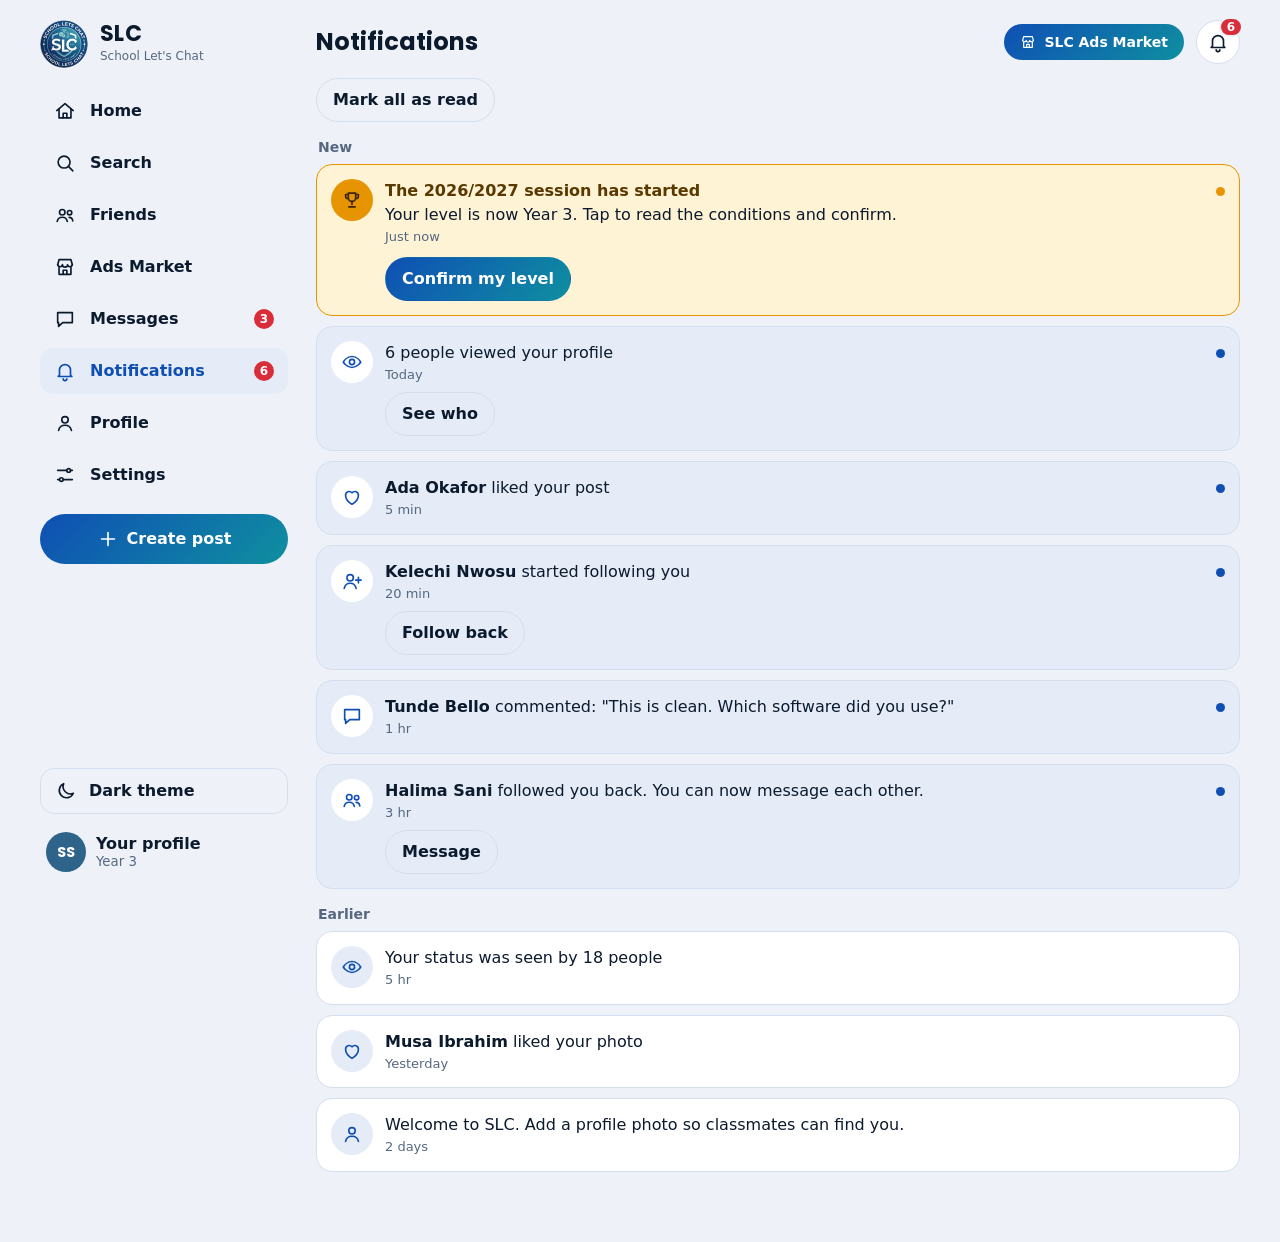
<file: notifications.html>
<!DOCTYPE html>
<html lang="en">
<head>
<meta charset="utf-8">
<meta name="viewport" content="width=device-width, initial-scale=1, viewport-fit=cover">
<title>Notifications | SLC - School Let's Chat</title>
<link rel="icon" href="images/favicon.svg" type="image/svg+xml">
<link rel="preload" href="fonts/poppins-bold.woff" as="font" type="font/woff" crossorigin>
<link rel="stylesheet" href="css/style.css">
<link rel="stylesheet" href="css/market.css">
<link rel="preload" href="images/logo.png" as="image">
<style>
#slcLoader{display:none;position:fixed;inset:0;z-index:2000;align-items:center;justify-content:center;flex-direction:column;gap:18px;background:var(--bg,#eef2f8);color:var(--text,#0c1a2e);visibility:visible;opacity:1;transition:opacity .35s ease}
html.slc-splash #slcLoader{display:flex}
html.slc-loaded #slcLoader{opacity:0;pointer-events:none}
#slcLoader .slcl-mark{position:relative;width:104px;height:104px;display:grid;place-items:center}
#slcLoader .slcl-mark img{width:84px;height:84px;border-radius:50%;display:block;animation:slclPulse 1.8s ease-in-out infinite}
#slcLoader .slcl-ring{position:absolute;inset:0;border-radius:50%;border:3px solid var(--line,#d5deec);border-top-color:#2f6df6;animation:slclSpin .9s linear infinite}
#slcLoader .slcl-name{margin:0;font:600 18px/1.2 var(--font-display,system-ui,sans-serif);letter-spacing:.02em}
#slcLoader .slcl-sub{margin:-10px 0 0;font-size:14px;color:var(--muted,#566880)}
@keyframes slclSpin{to{transform:rotate(360deg)}}
@keyframes slclPulse{0%,100%{transform:scale(1)}50%{transform:scale(.94)}}
@media (prefers-reduced-motion:reduce){#slcLoader .slcl-ring{animation-duration:2.4s}#slcLoader .slcl-mark img{animation:none}}
</style>
<noscript><style>#slcLoader{display:none!important}</style></noscript>
<script>(function(){var h=document.documentElement,MIN_MS=700,t0=Date.now(),shown=0;try{if(!sessionStorage.getItem("slc-splashed")){shown=1;h.classList.add("slc-splash");sessionStorage.setItem("slc-splashed","1")}}catch(e){}
if(!shown)return;var gone=0;function hide(){if(gone)return;gone=1;h.classList.add("slc-loaded");setTimeout(function(){h.classList.remove("slc-splash","slc-loaded")},450)}
function ready(){setTimeout(hide,Math.max(0,MIN_MS-(Date.now()-t0)))}
if(document.readyState==="complete")ready();else addEventListener("load",ready);setTimeout(hide,8000)})();</script>
<script>(function(){var d=document.documentElement;d.style.visibility="hidden";fetch("api/me.php",{credentials:"same-origin",cache:"no-store"}).then(function(r){if(r.status===401){location.replace("login.html");return}d.style.visibility=""}).catch(function(){d.style.visibility=""})})()</script>
</head>
<body data-page="notifs">
<div id="slcLoader" role="status" aria-live="polite"><div class="slcl-mark"><div class="slcl-ring" aria-hidden="true"></div><img src="images/logo.png" alt=""></div><p class="slcl-name">School Let's Chat</p><p class="slcl-sub">Loading...</p></div>
<svg width="0" height="0" style="position:absolute" aria-hidden="true">
  <symbol id="i-home" viewBox="0 0 24 24"><path d="M3 11.5 12 4l9 7.5"/><path d="M5.5 10v9.5h13V10"/><path d="M10 19.5v-5h4v5"/></symbol>
  <symbol id="i-search" viewBox="0 0 24 24"><circle cx="11" cy="11" r="6.5"/><path d="m16 16 4.5 4.5"/></symbol>
  <symbol id="i-msg" viewBox="0 0 24 24"><path d="M4 5h16v11H9.5L5 20v-4H4z"/></symbol>
  <symbol id="i-bell" viewBox="0 0 24 24"><path d="M6 16.5V11a6 6 0 1 1 12 0v5.5l1.5 1.5h-15z"/><path d="M10 20.5a2 2 0 0 0 4 0"/></symbol>
  <symbol id="i-user" viewBox="0 0 24 24"><circle cx="12" cy="8.5" r="3.5"/><path d="M5 20c.8-3.6 3.6-5.5 7-5.5s6.2 1.9 7 5.5"/></symbol>
  <symbol id="i-set" viewBox="0 0 24 24"><path d="M4 7h10M18 7h2M4 17h2M10 17h10"/><circle cx="16" cy="7" r="2"/><circle cx="8" cy="17" r="2"/></symbol>
  <symbol id="i-plus" viewBox="0 0 24 24"><path d="M12 5v14M5 12h14"/></symbol>
  <symbol id="i-heart" viewBox="0 0 24 24"><path d="M12 20s-7-4.4-7-10a4 4 0 0 1 7-2.6A4 4 0 0 1 19 10c0 5.6-7 10-7 10z"/></symbol>
  <symbol id="i-mark" viewBox="0 0 24 24"><path d="M7 4.5h10v15l-5-3.5-5 3.5z"/></symbol>
  <symbol id="i-down" viewBox="0 0 24 24"><path d="M12 4v11M7.5 10.5 12 15l4.5-4.5M5 19.5h14"/></symbol>
  <symbol id="i-more" viewBox="0 0 24 24"><circle cx="5" cy="12" r="1.4" fill="currentColor"/><circle cx="12" cy="12" r="1.4" fill="currentColor"/><circle cx="19" cy="12" r="1.4" fill="currentColor"/></symbol>
  <symbol id="i-sun" viewBox="0 0 24 24"><circle cx="12" cy="12" r="4"/><path d="M12 3v2M12 19v2M3 12h2M19 12h2M5.6 5.6 7 7M17 17l1.4 1.4M5.6 18.4 7 17M17 7l1.4-1.4"/></symbol>
  <symbol id="i-moon" viewBox="0 0 24 24"><path d="M20 14.5A8 8 0 0 1 9.5 4a8 8 0 1 0 10.5 10.5z"/></symbol>
  <symbol id="i-play" viewBox="0 0 24 24"><path d="M8 5.5v13l11-6.5z" fill="currentColor"/></symbol>
  <symbol id="i-globe" viewBox="0 0 24 24"><circle cx="12" cy="12" r="8.5"/><path d="M3.5 12h17M12 3.5c2.6 2.4 3.6 5.3 3.6 8.5S14.6 18.1 12 20.5C9.4 18.1 8.4 15.2 8.4 12S9.4 5.9 12 3.5z"/></symbol>
  <symbol id="i-school" viewBox="0 0 24 24"><path d="m3 9 9-4.5L21 9l-9 4.5z"/><path d="M7 11.5v4c0 1.4 2.2 2.5 5 2.5s5-1.1 5-2.5v-4"/></symbol>
  <symbol id="i-users" viewBox="0 0 24 24"><circle cx="9" cy="9" r="3"/><path d="M3.5 19c.6-3 2.8-4.5 5.5-4.5s4.9 1.5 5.5 4.5"/><circle cx="17" cy="9.5" r="2.4"/><path d="M16.5 14.6c2.3 0 3.6 1.3 4 3.9"/></symbol>
  <symbol id="i-lock" viewBox="0 0 24 24"><rect x="5.5" y="10.5" width="13" height="9" rx="2"/><path d="M8.5 10.5V8a3.5 3.5 0 0 1 7 0v2.5"/></symbol>
  <symbol id="i-check" viewBox="0 0 24 24"><path d="m5 12.5 4.5 4.5L19 7.5"/></symbol>
  <symbol id="i-share" viewBox="0 0 24 24"><path d="M12 15V4M8 8l4-4 4 4M5 13v6.5h14V13"/></symbol>
  <symbol id="i-refresh" viewBox="0 0 24 24"><path d="M20 12a8 8 0 1 1-2.6-5.9"/><path d="M20 4v4.5h-4.5"/></symbol>
  <symbol id="i-back" viewBox="0 0 24 24"><path d="m14.5 5.5-6.5 6.5 6.5 6.5"/></symbol>
  <symbol id="i-x" viewBox="0 0 24 24"><path d="M6 6l12 12M18 6 6 18"/></symbol>
  <symbol id="i-photo" viewBox="0 0 24 24"><rect x="3.5" y="5" width="17" height="14" rx="2.5"/><circle cx="9" cy="10" r="1.6"/><path d="m4.5 17 4.5-4.5 3.5 3.5 3-3 4 4"/></symbol>
  <symbol id="i-video" viewBox="0 0 24 24"><rect x="3.5" y="6.5" width="12" height="11" rx="2.5"/><path d="m15.5 11 5-3v8l-5-3"/></symbol>
  <symbol id="i-repost" viewBox="0 0 24 24"><path d="M4 11V9a3 3 0 0 1 3-3h11"/><path d="m15 3 3 3-3 3"/><path d="M20 13v2a3 3 0 0 1-3 3H6"/><path d="m9 21-3-3 3-3"/></symbol>
  <symbol id="i-link" viewBox="0 0 24 24"><path d="M10 14a4 4 0 0 0 5.7 0l3-3a4 4 0 0 0-5.7-5.7l-1 1"/><path d="M14 10a4 4 0 0 0-5.7 0l-3 3A4 4 0 0 0 11 18.7l1-1"/></symbol>
  <symbol id="i-send" viewBox="0 0 24 24"><path d="M4 12 20 4l-4.5 16-3.5-6.5z"/><path d="M12 13.5 20 4"/></symbol>
  <symbol id="i-apps" viewBox="0 0 24 24"><rect x="4" y="4" width="6.5" height="6.5" rx="1.6"/><rect x="13.5" y="4" width="6.5" height="6.5" rx="1.6"/><rect x="4" y="13.5" width="6.5" height="6.5" rx="1.6"/><rect x="13.5" y="13.5" width="6.5" height="6.5" rx="1.6"/></symbol>
  <symbol id="i-trophy" viewBox="0 0 24 24"><path d="M8 4.5h8v5a4 4 0 0 1-8 0z"/><path d="M8 6H5v1.5A3 3 0 0 0 8 10.5M16 6h3v1.5a3 3 0 0 1-3 3"/><path d="M12 13.5V17M8.5 19.5h7"/></symbol>
  <symbol id="i-up" viewBox="0 0 24 24"><path d="M12 19V6M7 11l5-5 5 5"/></symbol>
  <symbol id="i-uplus" viewBox="0 0 24 24"><circle cx="10" cy="8.5" r="3.5"/><path d="M3.5 20c.8-3.6 3.4-5.5 6.5-5.5s5.7 1.9 6.5 5.5"/><path d="M19 8v6M16 11h6"/></symbol>
  <symbol id="i-palette" viewBox="0 0 24 24"><path d="M12 4a8 8 0 1 0 0 16c1.2 0 1.8-.8 1.8-1.7 0-1-.9-1.3-.9-2.3 0-.9.7-1.5 1.7-1.5H16a4 4 0 0 0 4-4C20 6.9 16.4 4 12 4z"/><circle cx="8" cy="11" r="1"/><circle cx="11" cy="7.8" r="1"/><circle cx="15" cy="8.5" r="1"/></symbol>
  <symbol id="i-fwd" viewBox="0 0 24 24"><path d="M14 5l7 6.5-7 6.5v-4c-5.5 0-9 1.5-11 5 .5-6 4-10.5 11-11z"/></symbol>
  <symbol id="i-doc" viewBox="0 0 24 24"><path d="M7 3.5h7l4 4V20.5H7z"/><path d="M14 3.5v4h4"/></symbol>
  <symbol id="i-checks" viewBox="0 0 24 24"><path d="m3 12.5 4 4L15 8"/><path d="m10.5 15.5 1 1L20 8"/></symbol>
  <symbol id="i-mic" viewBox="0 0 24 24"><rect x="9" y="3.5" width="6" height="11" rx="3"/><path d="M5.5 11.5a6.5 6.5 0 0 0 13 0M12 18v3"/></symbol>
  <symbol id="i-smile" viewBox="0 0 24 24"><circle cx="12" cy="12" r="8.5"/><path d="M8.5 14a4 4 0 0 0 7 0"/><circle cx="9.3" cy="9.8" r="1" fill="currentColor"/><circle cx="14.7" cy="9.8" r="1" fill="currentColor"/></symbol>
  <symbol id="i-clip" viewBox="0 0 24 24"><path d="M19 11.5 11.7 18.8a4.5 4.5 0 0 1-6.4-6.4l7.6-7.6a3 3 0 1 1 4.3 4.3l-7.6 7.6a1.5 1.5 0 0 1-2.1-2.1l7-7"/></symbol>
  <symbol id="i-poll" viewBox="0 0 24 24"><path d="M5 20V10M12 20V4M19 20v-7"/></symbol>
  <symbol id="i-block" viewBox="0 0 24 24"><circle cx="12" cy="12" r="8.5"/><path d="m6 6 12 12"/></symbol>
  <symbol id="i-flag" viewBox="0 0 24 24"><path d="M6 20V4M6 5h11l-2 4 2 4H6"/></symbol>
  <symbol id="i-exit" viewBox="0 0 24 24"><path d="M10 4.5H5.5v15H10M14 8l4 4-4 4M18 12H9"/></symbol>
  <symbol id="i-eye" viewBox="0 0 24 24"><path d="M2.5 12S6 6 12 6s9.5 6 9.5 6-3.5 6-9.5 6S2.5 12 2.5 12z"/><circle cx="12" cy="12" r="2.8"/></symbol>
  <symbol id="i-eyeoff" viewBox="0 0 24 24"><path d="M2.5 12S6 6 12 6s9.5 6 9.5 6-3.5 6-9.5 6S2.5 12 2.5 12z"/><circle cx="12" cy="12" r="2.8"/><path d="m3.5 3.5 17 17"/></symbol>
  <symbol id="i-store" viewBox="0 0 24 24"><path d="M4 9.5 5.5 4h13L20 9.5"/><path d="M4 9.5a2.7 2.7 0 0 0 5.3 0 2.7 2.7 0 0 0 5.4 0 2.7 2.7 0 0 0 5.3 0"/><path d="M5.5 12.5V20h13v-7.5"/><path d="M10 20v-4.5h4V20"/></symbol>
  <symbol id="i-pin" viewBox="0 0 24 24"><path d="M12 21s-6.5-5.6-6.5-11a6.5 6.5 0 0 1 13 0c0 5.4-6.5 11-6.5 11z"/><circle cx="12" cy="10" r="2.3"/></symbol>
  <symbol id="i-phone" viewBox="0 0 24 24"><path d="M6.5 4h3l1.5 4-2 1.3a10 10 0 0 0 5.7 5.7l1.3-2 4 1.5v3a2 2 0 0 1-2 2A14.5 14.5 0 0 1 4.5 6a2 2 0 0 1 2-2z"/></symbol>
  <symbol id="i-tag" viewBox="0 0 24 24"><path d="M3.5 12.5V4.5h8l9 9-8 8z"/><circle cx="8" cy="9" r="1.3"/></symbol>
  <symbol id="i-copy" viewBox="0 0 24 24"><rect x="9" y="9" width="11" height="11" rx="2"/><path d="M5 15V6a2 2 0 0 1 2-2h8"/></symbol>
</svg>

<div class="topbar-m">
  <img src="images/logo.png" alt="SLC logo">
  <span class="wm">SLC</span>
  <button class="mktbtn sm" type="button" data-go="market" aria-label="SLC Ads Market"><svg class="ic sm"><use href="#i-store"/></svg><span class="mtxt">Ads<span class="mx"> Market</span></span></button>
  <button class="iconbtn" type="button" data-focus-search aria-label="Search"><svg class="ic"><use href="#i-search"/></svg></button>
  <button class="bell" type="button" data-go="notifs" aria-label="Notifications"><svg class="ic"><use href="#i-bell"/></svg><span class="count" data-bell-count hidden>0</span></button>
  <button class="iconbtn" type="button" data-go="settings" aria-label="Settings"><svg class="ic"><use href="#i-set"/></svg></button>
  <button class="iconbtn" type="button" data-theme-toggle aria-label="Switch light or dark theme"><svg class="ic" data-theme-icon><use href="#i-moon"/></svg></button>
</div>

<div class="app two" id="app">
  <nav class="nav" aria-label="Main">
    <a class="brand" href="#" data-go="home">
      <img src="images/logo.png" alt="SLC logo">
      <span class="wm">SLC<small>School Let's Chat</small></span>
    </a>
    <button class="item" type="button" data-go="home"><svg class="ic"><use href="#i-home"/></svg><span class="label">Home</span></button>
    <button class="item" type="button" data-focus-search><svg class="ic"><use href="#i-search"/></svg><span class="label">Search</span></button>
    <button class="item" type="button" data-go="friends"><svg class="ic"><use href="#i-users"/></svg><span class="label">Friends</span></button>
    <button class="item" type="button" data-go="market"><svg class="ic"><use href="#i-store"/></svg><span class="label">Ads Market</span></button>
    <button class="item" type="button" data-go="messages"><svg class="ic"><use href="#i-msg"/></svg><span class="label">Messages</span><span class="count" data-msg-count>3</span></button>
    <button class="item" type="button" data-go="notifs"><svg class="ic"><use href="#i-bell"/></svg><span class="label">Notifications</span><span class="count" data-bell-count hidden>0</span></button>
    <button class="item" type="button" data-go="profile"><svg class="ic"><use href="#i-user"/></svg><span class="label">Profile</span></button>
    <button class="item" type="button" data-go="settings"><svg class="ic"><use href="#i-set"/></svg><span class="label">Settings</span></button>
    <button class="postbtn" type="button" data-focus-composer><svg class="ic"><use href="#i-plus"/></svg><span class="label">Create post</span></button>
    <div class="navfoot">
      <button class="themebtn" type="button" data-theme-toggle aria-label="Switch light or dark theme"><svg class="ic" data-theme-icon><use href="#i-moon"/></svg><span class="label" data-theme-label>Dark theme</span></button>
      <button class="me" type="button" data-go="profile" data-mine><span id="me-av"></span><span class="t">Your profile<small>Year 3</small></span></button>
    </div>
  </nav>

  <main class="feed" id="feed">
    <div class="feed-head">
      <h1 id="title">Home</h1>
      <span class="sp"></span>
      <button class="mktbtn" type="button" data-go="market" aria-label="SLC Ads Market"><svg class="ic sm"><use href="#i-store"/></svg><span>SLC Ads Market</span></button>
      <button class="bell" type="button" data-go="notifs" aria-label="Notifications"><svg class="ic"><use href="#i-bell"/></svg><span class="count" data-bell-count hidden>0</span></button>
    </div>

    <section class="view" id="v-notifs">
      <div class="btnrow" style="margin-bottom:6px"><button class="btn" type="button" id="markall">Mark all as read</button></div>
      <div id="notiflist"></div>
    </section>
  </main>
</div>

<nav class="bottom" aria-label="Main">
  <button class="bi" type="button" data-go="home"><svg class="ic"><use href="#i-home"/></svg>Home</button>
  <button class="bi" type="button" data-go="friends"><svg class="ic"><use href="#i-users"/></svg>Friends</button>
  <button class="bi plus" type="button" data-focus-composer aria-label="Create post"><svg class="ic"><use href="#i-plus"/></svg></button>
  <button class="bi" type="button" data-go="messages"><svg class="ic"><use href="#i-msg"/></svg>Messages<span class="count" data-msg-count>3</span></button>
  <button class="bi" type="button" data-go="profile" data-mine><svg class="ic"><use href="#i-user"/></svg>Profile</button>
</nav>

<div class="scrim" id="scrim" hidden></div>
<div class="sheet" id="sheet" role="dialog" aria-modal="true" aria-labelledby="sh-title" hidden>
  <div id="sheet-body"></div>
</div>
<div id="toast" role="status" aria-live="polite" hidden></div>
<div class="viewer" id="viewer" role="dialog" aria-modal="true" aria-label="Viewer" hidden></div>
<div class="mini" id="mini" hidden></div>
<div class="searchOverlay" id="searchOverlay" hidden role="dialog" aria-modal="true" aria-label="Search">
  <div class="soHead"><button class="iconbtn" type="button" data-so-close aria-label="Close search"><svg class="ic"><use href="#i-back"/></svg></button>
    <label class="search" style="flex:1"><svg class="ic"><use href="#i-search"/></svg><span class="sr">Search posts, videos and students</span><input id="qOverlay" type="search" placeholder="Search posts, videos and students" autocomplete="off" maxlength="60"></label></div>
  <div class="soTabs" id="soTabs" role="group" aria-label="Search in"></div>
  <div class="soBody" id="resultsOverlay"></div>
</div>
<div class="drawer" id="drawer" role="dialog" aria-modal="true" aria-label="Comments" hidden></div>
<div class="rpicker" id="rpicker" role="menu" aria-label="Reactions" hidden></div>
<div class="popup" id="popup" role="status" hidden></div>
<input type="file" id="fcpic" accept="image/*" hidden>
<input type="file" id="fstk" accept="image/*" hidden>
<input type="file" id="fgif" accept="image/gif" hidden>
<input type="file" id="fdoc" accept=".pdf,.doc,.docx,.ppt,.pptx,.xls,.xlsx,.txt,.zip" hidden>
<input type="file" id="fpic" accept="image/*" hidden>
<input type="file" id="fvid" accept="video/*" hidden>
<input type="file" id="fwp" accept="image/*" hidden>
<input type="file" id="fcpic2" accept="image/*" hidden>
<input type="file" id="fid" accept="image/*" capture="environment" hidden>

<script src="js/payment-config.js"></script>
<script src="js/app.js"></script>
<script src="js/market.js"></script>
<script src="js/realtime-config.js"></script>
<script src="js/realtime.js"></script>
</body>
</html>
</file>
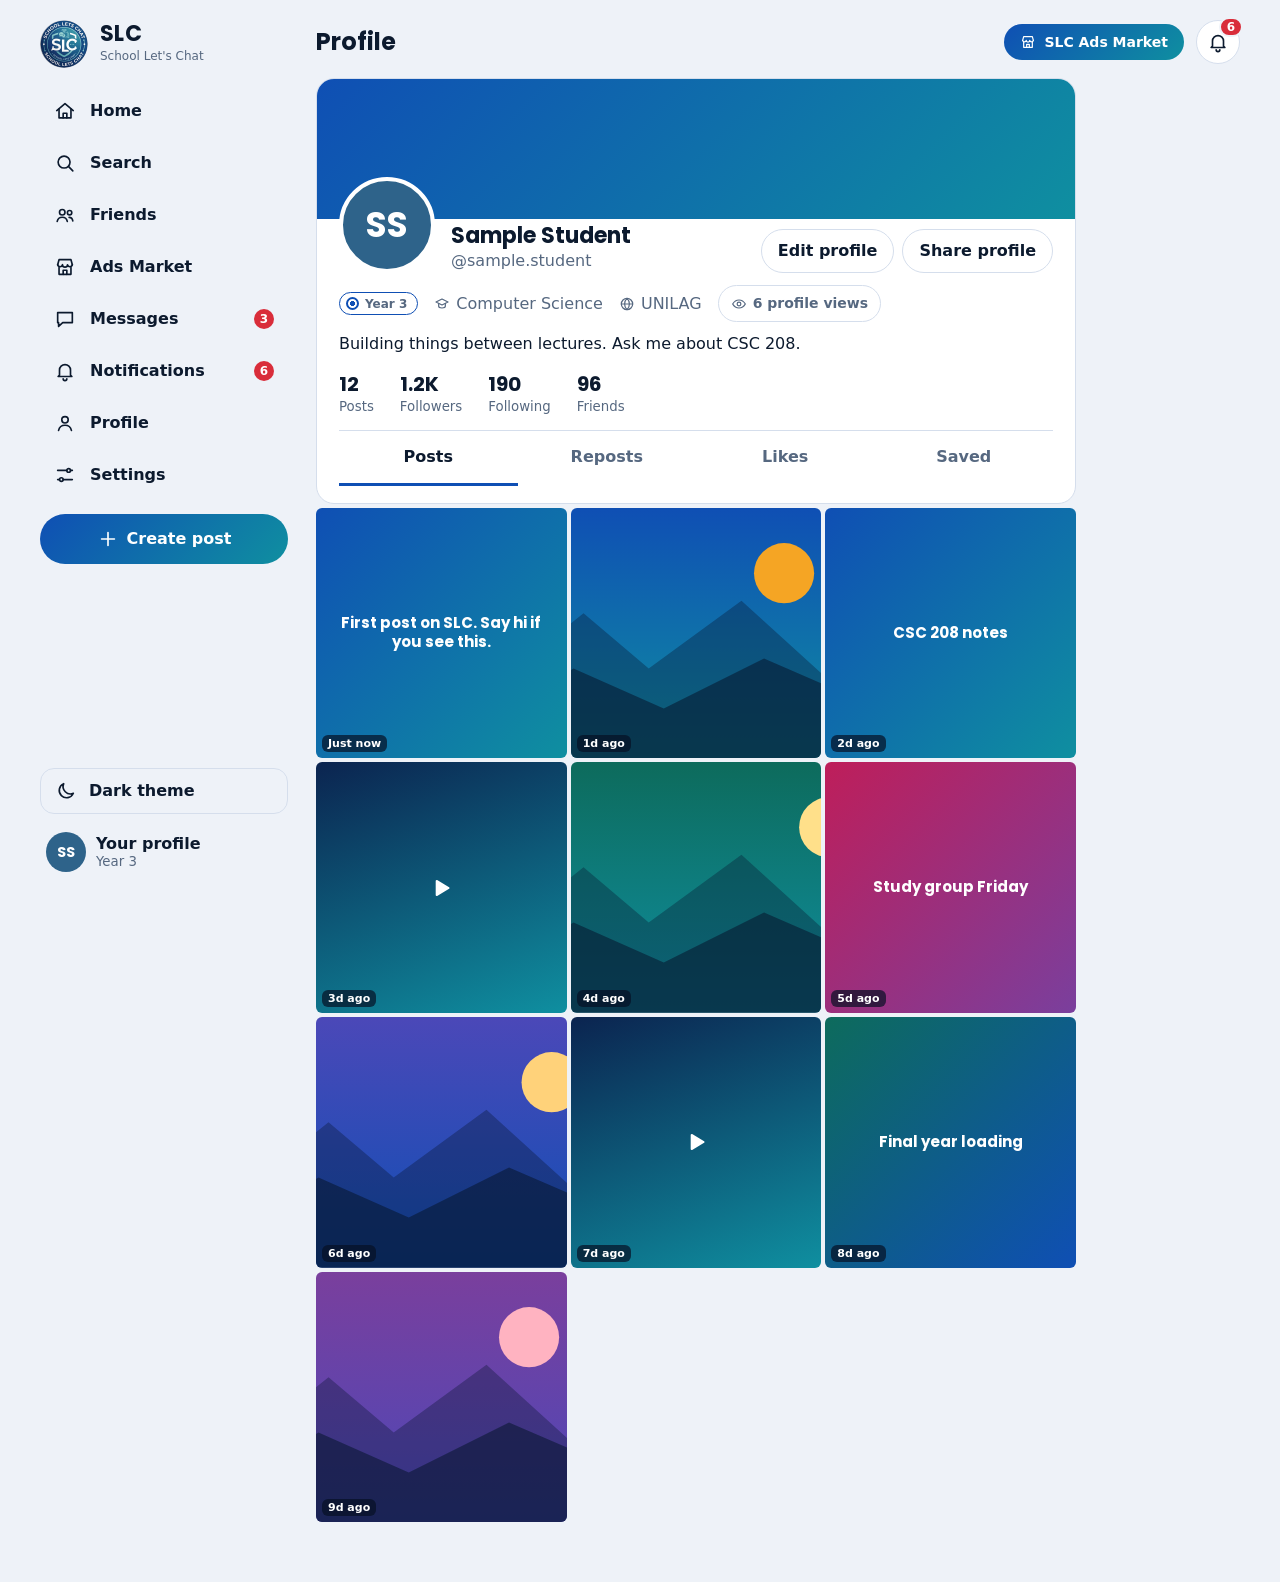
<file: profile.html>
<!DOCTYPE html>
<html lang="en">
<head>
<meta charset="utf-8">
<meta name="viewport" content="width=device-width, initial-scale=1, viewport-fit=cover">
<title>Profile | SLC - School Let's Chat</title>
<link rel="icon" href="images/favicon.svg" type="image/svg+xml">
<link rel="preload" href="fonts/poppins-bold.woff" as="font" type="font/woff" crossorigin>
<link rel="stylesheet" href="css/style.css">
<link rel="stylesheet" href="css/market.css">
<link rel="preload" href="images/logo.png" as="image">
<style>
#slcLoader{display:none;position:fixed;inset:0;z-index:2000;align-items:center;justify-content:center;flex-direction:column;gap:18px;background:var(--bg,#eef2f8);color:var(--text,#0c1a2e);visibility:visible;opacity:1;transition:opacity .35s ease}
html.slc-splash #slcLoader{display:flex}
html.slc-loaded #slcLoader{opacity:0;pointer-events:none}
#slcLoader .slcl-mark{position:relative;width:104px;height:104px;display:grid;place-items:center}
#slcLoader .slcl-mark img{width:84px;height:84px;border-radius:50%;display:block;animation:slclPulse 1.8s ease-in-out infinite}
#slcLoader .slcl-ring{position:absolute;inset:0;border-radius:50%;border:3px solid var(--line,#d5deec);border-top-color:#2f6df6;animation:slclSpin .9s linear infinite}
#slcLoader .slcl-name{margin:0;font:600 18px/1.2 var(--font-display,system-ui,sans-serif);letter-spacing:.02em}
#slcLoader .slcl-sub{margin:-10px 0 0;font-size:14px;color:var(--muted,#566880)}
@keyframes slclSpin{to{transform:rotate(360deg)}}
@keyframes slclPulse{0%,100%{transform:scale(1)}50%{transform:scale(.94)}}
@media (prefers-reduced-motion:reduce){#slcLoader .slcl-ring{animation-duration:2.4s}#slcLoader .slcl-mark img{animation:none}}
</style>
<noscript><style>#slcLoader{display:none!important}</style></noscript>
<script>(function(){var h=document.documentElement,MIN_MS=700,t0=Date.now(),shown=0;try{if(!sessionStorage.getItem("slc-splashed")){shown=1;h.classList.add("slc-splash");sessionStorage.setItem("slc-splashed","1")}}catch(e){}
if(!shown)return;var gone=0;function hide(){if(gone)return;gone=1;h.classList.add("slc-loaded");setTimeout(function(){h.classList.remove("slc-splash","slc-loaded")},450)}
function ready(){setTimeout(hide,Math.max(0,MIN_MS-(Date.now()-t0)))}
if(document.readyState==="complete")ready();else addEventListener("load",ready);setTimeout(hide,8000)})();</script>
<script>(function(){var d=document.documentElement;d.style.visibility="hidden";fetch("api/me.php",{credentials:"same-origin",cache:"no-store"}).then(function(r){if(r.status===401){location.replace("login.html");return}d.style.visibility=""}).catch(function(){d.style.visibility=""})})()</script>
</head>
<body data-page="profile">
<div id="slcLoader" role="status" aria-live="polite"><div class="slcl-mark"><div class="slcl-ring" aria-hidden="true"></div><img src="images/logo.png" alt=""></div><p class="slcl-name">School Let's Chat</p><p class="slcl-sub">Loading...</p></div>
<svg width="0" height="0" style="position:absolute" aria-hidden="true">
  <symbol id="i-home" viewBox="0 0 24 24"><path d="M3 11.5 12 4l9 7.5"/><path d="M5.5 10v9.5h13V10"/><path d="M10 19.5v-5h4v5"/></symbol>
  <symbol id="i-search" viewBox="0 0 24 24"><circle cx="11" cy="11" r="6.5"/><path d="m16 16 4.5 4.5"/></symbol>
  <symbol id="i-msg" viewBox="0 0 24 24"><path d="M4 5h16v11H9.5L5 20v-4H4z"/></symbol>
  <symbol id="i-bell" viewBox="0 0 24 24"><path d="M6 16.5V11a6 6 0 1 1 12 0v5.5l1.5 1.5h-15z"/><path d="M10 20.5a2 2 0 0 0 4 0"/></symbol>
  <symbol id="i-user" viewBox="0 0 24 24"><circle cx="12" cy="8.5" r="3.5"/><path d="M5 20c.8-3.6 3.6-5.5 7-5.5s6.2 1.9 7 5.5"/></symbol>
  <symbol id="i-set" viewBox="0 0 24 24"><path d="M4 7h10M18 7h2M4 17h2M10 17h10"/><circle cx="16" cy="7" r="2"/><circle cx="8" cy="17" r="2"/></symbol>
  <symbol id="i-plus" viewBox="0 0 24 24"><path d="M12 5v14M5 12h14"/></symbol>
  <symbol id="i-heart" viewBox="0 0 24 24"><path d="M12 20s-7-4.4-7-10a4 4 0 0 1 7-2.6A4 4 0 0 1 19 10c0 5.6-7 10-7 10z"/></symbol>
  <symbol id="i-mark" viewBox="0 0 24 24"><path d="M7 4.5h10v15l-5-3.5-5 3.5z"/></symbol>
  <symbol id="i-down" viewBox="0 0 24 24"><path d="M12 4v11M7.5 10.5 12 15l4.5-4.5M5 19.5h14"/></symbol>
  <symbol id="i-more" viewBox="0 0 24 24"><circle cx="5" cy="12" r="1.4" fill="currentColor"/><circle cx="12" cy="12" r="1.4" fill="currentColor"/><circle cx="19" cy="12" r="1.4" fill="currentColor"/></symbol>
  <symbol id="i-sun" viewBox="0 0 24 24"><circle cx="12" cy="12" r="4"/><path d="M12 3v2M12 19v2M3 12h2M19 12h2M5.6 5.6 7 7M17 17l1.4 1.4M5.6 18.4 7 17M17 7l1.4-1.4"/></symbol>
  <symbol id="i-moon" viewBox="0 0 24 24"><path d="M20 14.5A8 8 0 0 1 9.5 4a8 8 0 1 0 10.5 10.5z"/></symbol>
  <symbol id="i-play" viewBox="0 0 24 24"><path d="M8 5.5v13l11-6.5z" fill="currentColor"/></symbol>
  <symbol id="i-globe" viewBox="0 0 24 24"><circle cx="12" cy="12" r="8.5"/><path d="M3.5 12h17M12 3.5c2.6 2.4 3.6 5.3 3.6 8.5S14.6 18.1 12 20.5C9.4 18.1 8.4 15.2 8.4 12S9.4 5.9 12 3.5z"/></symbol>
  <symbol id="i-school" viewBox="0 0 24 24"><path d="m3 9 9-4.5L21 9l-9 4.5z"/><path d="M7 11.5v4c0 1.4 2.2 2.5 5 2.5s5-1.1 5-2.5v-4"/></symbol>
  <symbol id="i-users" viewBox="0 0 24 24"><circle cx="9" cy="9" r="3"/><path d="M3.5 19c.6-3 2.8-4.5 5.5-4.5s4.9 1.5 5.5 4.5"/><circle cx="17" cy="9.5" r="2.4"/><path d="M16.5 14.6c2.3 0 3.6 1.3 4 3.9"/></symbol>
  <symbol id="i-lock" viewBox="0 0 24 24"><rect x="5.5" y="10.5" width="13" height="9" rx="2"/><path d="M8.5 10.5V8a3.5 3.5 0 0 1 7 0v2.5"/></symbol>
  <symbol id="i-check" viewBox="0 0 24 24"><path d="m5 12.5 4.5 4.5L19 7.5"/></symbol>
  <symbol id="i-share" viewBox="0 0 24 24"><path d="M12 15V4M8 8l4-4 4 4M5 13v6.5h14V13"/></symbol>
  <symbol id="i-refresh" viewBox="0 0 24 24"><path d="M20 12a8 8 0 1 1-2.6-5.9"/><path d="M20 4v4.5h-4.5"/></symbol>
  <symbol id="i-back" viewBox="0 0 24 24"><path d="m14.5 5.5-6.5 6.5 6.5 6.5"/></symbol>
  <symbol id="i-x" viewBox="0 0 24 24"><path d="M6 6l12 12M18 6 6 18"/></symbol>
  <symbol id="i-photo" viewBox="0 0 24 24"><rect x="3.5" y="5" width="17" height="14" rx="2.5"/><circle cx="9" cy="10" r="1.6"/><path d="m4.5 17 4.5-4.5 3.5 3.5 3-3 4 4"/></symbol>
  <symbol id="i-video" viewBox="0 0 24 24"><rect x="3.5" y="6.5" width="12" height="11" rx="2.5"/><path d="m15.5 11 5-3v8l-5-3"/></symbol>
  <symbol id="i-repost" viewBox="0 0 24 24"><path d="M4 11V9a3 3 0 0 1 3-3h11"/><path d="m15 3 3 3-3 3"/><path d="M20 13v2a3 3 0 0 1-3 3H6"/><path d="m9 21-3-3 3-3"/></symbol>
  <symbol id="i-link" viewBox="0 0 24 24"><path d="M10 14a4 4 0 0 0 5.7 0l3-3a4 4 0 0 0-5.7-5.7l-1 1"/><path d="M14 10a4 4 0 0 0-5.7 0l-3 3A4 4 0 0 0 11 18.7l1-1"/></symbol>
  <symbol id="i-send" viewBox="0 0 24 24"><path d="M4 12 20 4l-4.5 16-3.5-6.5z"/><path d="M12 13.5 20 4"/></symbol>
  <symbol id="i-apps" viewBox="0 0 24 24"><rect x="4" y="4" width="6.5" height="6.5" rx="1.6"/><rect x="13.5" y="4" width="6.5" height="6.5" rx="1.6"/><rect x="4" y="13.5" width="6.5" height="6.5" rx="1.6"/><rect x="13.5" y="13.5" width="6.5" height="6.5" rx="1.6"/></symbol>
  <symbol id="i-trophy" viewBox="0 0 24 24"><path d="M8 4.5h8v5a4 4 0 0 1-8 0z"/><path d="M8 6H5v1.5A3 3 0 0 0 8 10.5M16 6h3v1.5a3 3 0 0 1-3 3"/><path d="M12 13.5V17M8.5 19.5h7"/></symbol>
  <symbol id="i-up" viewBox="0 0 24 24"><path d="M12 19V6M7 11l5-5 5 5"/></symbol>
  <symbol id="i-uplus" viewBox="0 0 24 24"><circle cx="10" cy="8.5" r="3.5"/><path d="M3.5 20c.8-3.6 3.4-5.5 6.5-5.5s5.7 1.9 6.5 5.5"/><path d="M19 8v6M16 11h6"/></symbol>
  <symbol id="i-palette" viewBox="0 0 24 24"><path d="M12 4a8 8 0 1 0 0 16c1.2 0 1.8-.8 1.8-1.7 0-1-.9-1.3-.9-2.3 0-.9.7-1.5 1.7-1.5H16a4 4 0 0 0 4-4C20 6.9 16.4 4 12 4z"/><circle cx="8" cy="11" r="1"/><circle cx="11" cy="7.8" r="1"/><circle cx="15" cy="8.5" r="1"/></symbol>
  <symbol id="i-fwd" viewBox="0 0 24 24"><path d="M14 5l7 6.5-7 6.5v-4c-5.5 0-9 1.5-11 5 .5-6 4-10.5 11-11z"/></symbol>
  <symbol id="i-doc" viewBox="0 0 24 24"><path d="M7 3.5h7l4 4V20.5H7z"/><path d="M14 3.5v4h4"/></symbol>
  <symbol id="i-checks" viewBox="0 0 24 24"><path d="m3 12.5 4 4L15 8"/><path d="m10.5 15.5 1 1L20 8"/></symbol>
  <symbol id="i-mic" viewBox="0 0 24 24"><rect x="9" y="3.5" width="6" height="11" rx="3"/><path d="M5.5 11.5a6.5 6.5 0 0 0 13 0M12 18v3"/></symbol>
  <symbol id="i-smile" viewBox="0 0 24 24"><circle cx="12" cy="12" r="8.5"/><path d="M8.5 14a4 4 0 0 0 7 0"/><circle cx="9.3" cy="9.8" r="1" fill="currentColor"/><circle cx="14.7" cy="9.8" r="1" fill="currentColor"/></symbol>
  <symbol id="i-clip" viewBox="0 0 24 24"><path d="M19 11.5 11.7 18.8a4.5 4.5 0 0 1-6.4-6.4l7.6-7.6a3 3 0 1 1 4.3 4.3l-7.6 7.6a1.5 1.5 0 0 1-2.1-2.1l7-7"/></symbol>
  <symbol id="i-poll" viewBox="0 0 24 24"><path d="M5 20V10M12 20V4M19 20v-7"/></symbol>
  <symbol id="i-block" viewBox="0 0 24 24"><circle cx="12" cy="12" r="8.5"/><path d="m6 6 12 12"/></symbol>
  <symbol id="i-flag" viewBox="0 0 24 24"><path d="M6 20V4M6 5h11l-2 4 2 4H6"/></symbol>
  <symbol id="i-exit" viewBox="0 0 24 24"><path d="M10 4.5H5.5v15H10M14 8l4 4-4 4M18 12H9"/></symbol>
  <symbol id="i-eye" viewBox="0 0 24 24"><path d="M2.5 12S6 6 12 6s9.5 6 9.5 6-3.5 6-9.5 6S2.5 12 2.5 12z"/><circle cx="12" cy="12" r="2.8"/></symbol>
  <symbol id="i-eyeoff" viewBox="0 0 24 24"><path d="M2.5 12S6 6 12 6s9.5 6 9.5 6-3.5 6-9.5 6S2.5 12 2.5 12z"/><circle cx="12" cy="12" r="2.8"/><path d="m3.5 3.5 17 17"/></symbol>
  <symbol id="i-store" viewBox="0 0 24 24"><path d="M4 9.5 5.5 4h13L20 9.5"/><path d="M4 9.5a2.7 2.7 0 0 0 5.3 0 2.7 2.7 0 0 0 5.4 0 2.7 2.7 0 0 0 5.3 0"/><path d="M5.5 12.5V20h13v-7.5"/><path d="M10 20v-4.5h4V20"/></symbol>
  <symbol id="i-pin" viewBox="0 0 24 24"><path d="M12 21s-6.5-5.6-6.5-11a6.5 6.5 0 0 1 13 0c0 5.4-6.5 11-6.5 11z"/><circle cx="12" cy="10" r="2.3"/></symbol>
  <symbol id="i-phone" viewBox="0 0 24 24"><path d="M6.5 4h3l1.5 4-2 1.3a10 10 0 0 0 5.7 5.7l1.3-2 4 1.5v3a2 2 0 0 1-2 2A14.5 14.5 0 0 1 4.5 6a2 2 0 0 1 2-2z"/></symbol>
  <symbol id="i-tag" viewBox="0 0 24 24"><path d="M3.5 12.5V4.5h8l9 9-8 8z"/><circle cx="8" cy="9" r="1.3"/></symbol>
  <symbol id="i-copy" viewBox="0 0 24 24"><rect x="9" y="9" width="11" height="11" rx="2"/><path d="M5 15V6a2 2 0 0 1 2-2h8"/></symbol>
</svg>

<div class="topbar-m">
  <img src="images/logo.png" alt="SLC logo">
  <span class="wm">SLC</span>
  <button class="mktbtn sm" type="button" data-go="market" aria-label="SLC Ads Market"><svg class="ic sm"><use href="#i-store"/></svg><span class="mtxt">Ads<span class="mx"> Market</span></span></button>
  <button class="iconbtn" type="button" data-focus-search aria-label="Search"><svg class="ic"><use href="#i-search"/></svg></button>
  <button class="bell" type="button" data-go="notifs" aria-label="Notifications"><svg class="ic"><use href="#i-bell"/></svg><span class="count" data-bell-count hidden>0</span></button>
  <button class="iconbtn" type="button" data-go="settings" aria-label="Settings"><svg class="ic"><use href="#i-set"/></svg></button>
  <button class="iconbtn" type="button" data-theme-toggle aria-label="Switch light or dark theme"><svg class="ic" data-theme-icon><use href="#i-moon"/></svg></button>
</div>

<div class="app two" id="app">
  <nav class="nav" aria-label="Main">
    <a class="brand" href="#" data-go="home">
      <img src="images/logo.png" alt="SLC logo">
      <span class="wm">SLC<small>School Let's Chat</small></span>
    </a>
    <button class="item" type="button" data-go="home"><svg class="ic"><use href="#i-home"/></svg><span class="label">Home</span></button>
    <button class="item" type="button" data-focus-search><svg class="ic"><use href="#i-search"/></svg><span class="label">Search</span></button>
    <button class="item" type="button" data-go="friends"><svg class="ic"><use href="#i-users"/></svg><span class="label">Friends</span></button>
    <button class="item" type="button" data-go="market"><svg class="ic"><use href="#i-store"/></svg><span class="label">Ads Market</span></button>
    <button class="item" type="button" data-go="messages"><svg class="ic"><use href="#i-msg"/></svg><span class="label">Messages</span><span class="count" data-msg-count>3</span></button>
    <button class="item" type="button" data-go="notifs"><svg class="ic"><use href="#i-bell"/></svg><span class="label">Notifications</span><span class="count" data-bell-count hidden>0</span></button>
    <button class="item" type="button" data-go="profile"><svg class="ic"><use href="#i-user"/></svg><span class="label">Profile</span></button>
    <button class="item" type="button" data-go="settings"><svg class="ic"><use href="#i-set"/></svg><span class="label">Settings</span></button>
    <button class="postbtn" type="button" data-focus-composer><svg class="ic"><use href="#i-plus"/></svg><span class="label">Create post</span></button>
    <div class="navfoot">
      <button class="themebtn" type="button" data-theme-toggle aria-label="Switch light or dark theme"><svg class="ic" data-theme-icon><use href="#i-moon"/></svg><span class="label" data-theme-label>Dark theme</span></button>
      <button class="me" type="button" data-go="profile" data-mine><span id="me-av"></span><span class="t">Your profile<small>Year 3</small></span></button>
    </div>
  </nav>

  <main class="feed" id="feed">
    <div class="feed-head">
      <h1 id="title">Home</h1>
      <span class="sp"></span>
      <button class="mktbtn" type="button" data-go="market" aria-label="SLC Ads Market"><svg class="ic sm"><use href="#i-store"/></svg><span>SLC Ads Market</span></button>
      <button class="bell" type="button" data-go="notifs" aria-label="Notifications"><svg class="ic"><use href="#i-bell"/></svg><span class="count" data-bell-count hidden>0</span></button>
    </div>

    <section class="view" id="v-profile"></section>
  </main>
</div>

<nav class="bottom" aria-label="Main">
  <button class="bi" type="button" data-go="home"><svg class="ic"><use href="#i-home"/></svg>Home</button>
  <button class="bi" type="button" data-go="friends"><svg class="ic"><use href="#i-users"/></svg>Friends</button>
  <button class="bi plus" type="button" data-focus-composer aria-label="Create post"><svg class="ic"><use href="#i-plus"/></svg></button>
  <button class="bi" type="button" data-go="messages"><svg class="ic"><use href="#i-msg"/></svg>Messages<span class="count" data-msg-count>3</span></button>
  <button class="bi" type="button" data-go="profile" data-mine><svg class="ic"><use href="#i-user"/></svg>Profile</button>
</nav>

<div class="scrim" id="scrim" hidden></div>
<div class="sheet" id="sheet" role="dialog" aria-modal="true" aria-labelledby="sh-title" hidden>
  <div id="sheet-body"></div>
</div>
<div id="toast" role="status" aria-live="polite" hidden></div>
<div class="viewer" id="viewer" role="dialog" aria-modal="true" aria-label="Viewer" hidden></div>
<div class="mini" id="mini" hidden></div>
<div class="searchOverlay" id="searchOverlay" hidden role="dialog" aria-modal="true" aria-label="Search">
  <div class="soHead"><button class="iconbtn" type="button" data-so-close aria-label="Close search"><svg class="ic"><use href="#i-back"/></svg></button>
    <label class="search" style="flex:1"><svg class="ic"><use href="#i-search"/></svg><span class="sr">Search posts, videos and students</span><input id="qOverlay" type="search" placeholder="Search posts, videos and students" autocomplete="off" maxlength="60"></label></div>
  <div class="soTabs" id="soTabs" role="group" aria-label="Search in"></div>
  <div class="soBody" id="resultsOverlay"></div>
</div>
<div class="drawer" id="drawer" role="dialog" aria-modal="true" aria-label="Comments" hidden></div>
<div class="rpicker" id="rpicker" role="menu" aria-label="Reactions" hidden></div>
<div class="popup" id="popup" role="status" hidden></div>
<input type="file" id="fcpic" accept="image/*" hidden>
<input type="file" id="fstk" accept="image/*" hidden>
<input type="file" id="fgif" accept="image/gif" hidden>
<input type="file" id="fdoc" accept=".pdf,.doc,.docx,.ppt,.pptx,.xls,.xlsx,.txt,.zip" hidden>
<input type="file" id="fpic" accept="image/*" hidden>
<input type="file" id="fvid" accept="video/*" hidden>
<input type="file" id="fwp" accept="image/*" hidden>
<input type="file" id="fcpic2" accept="image/*" hidden>
<input type="file" id="fid" accept="image/*" capture="environment" hidden>

<script src="js/payment-config.js"></script>
<script src="js/app.js"></script>
<script src="js/market.js"></script>
<script src="js/realtime-config.js"></script>
<script src="js/realtime.js"></script>
</body>
</html>
</file>
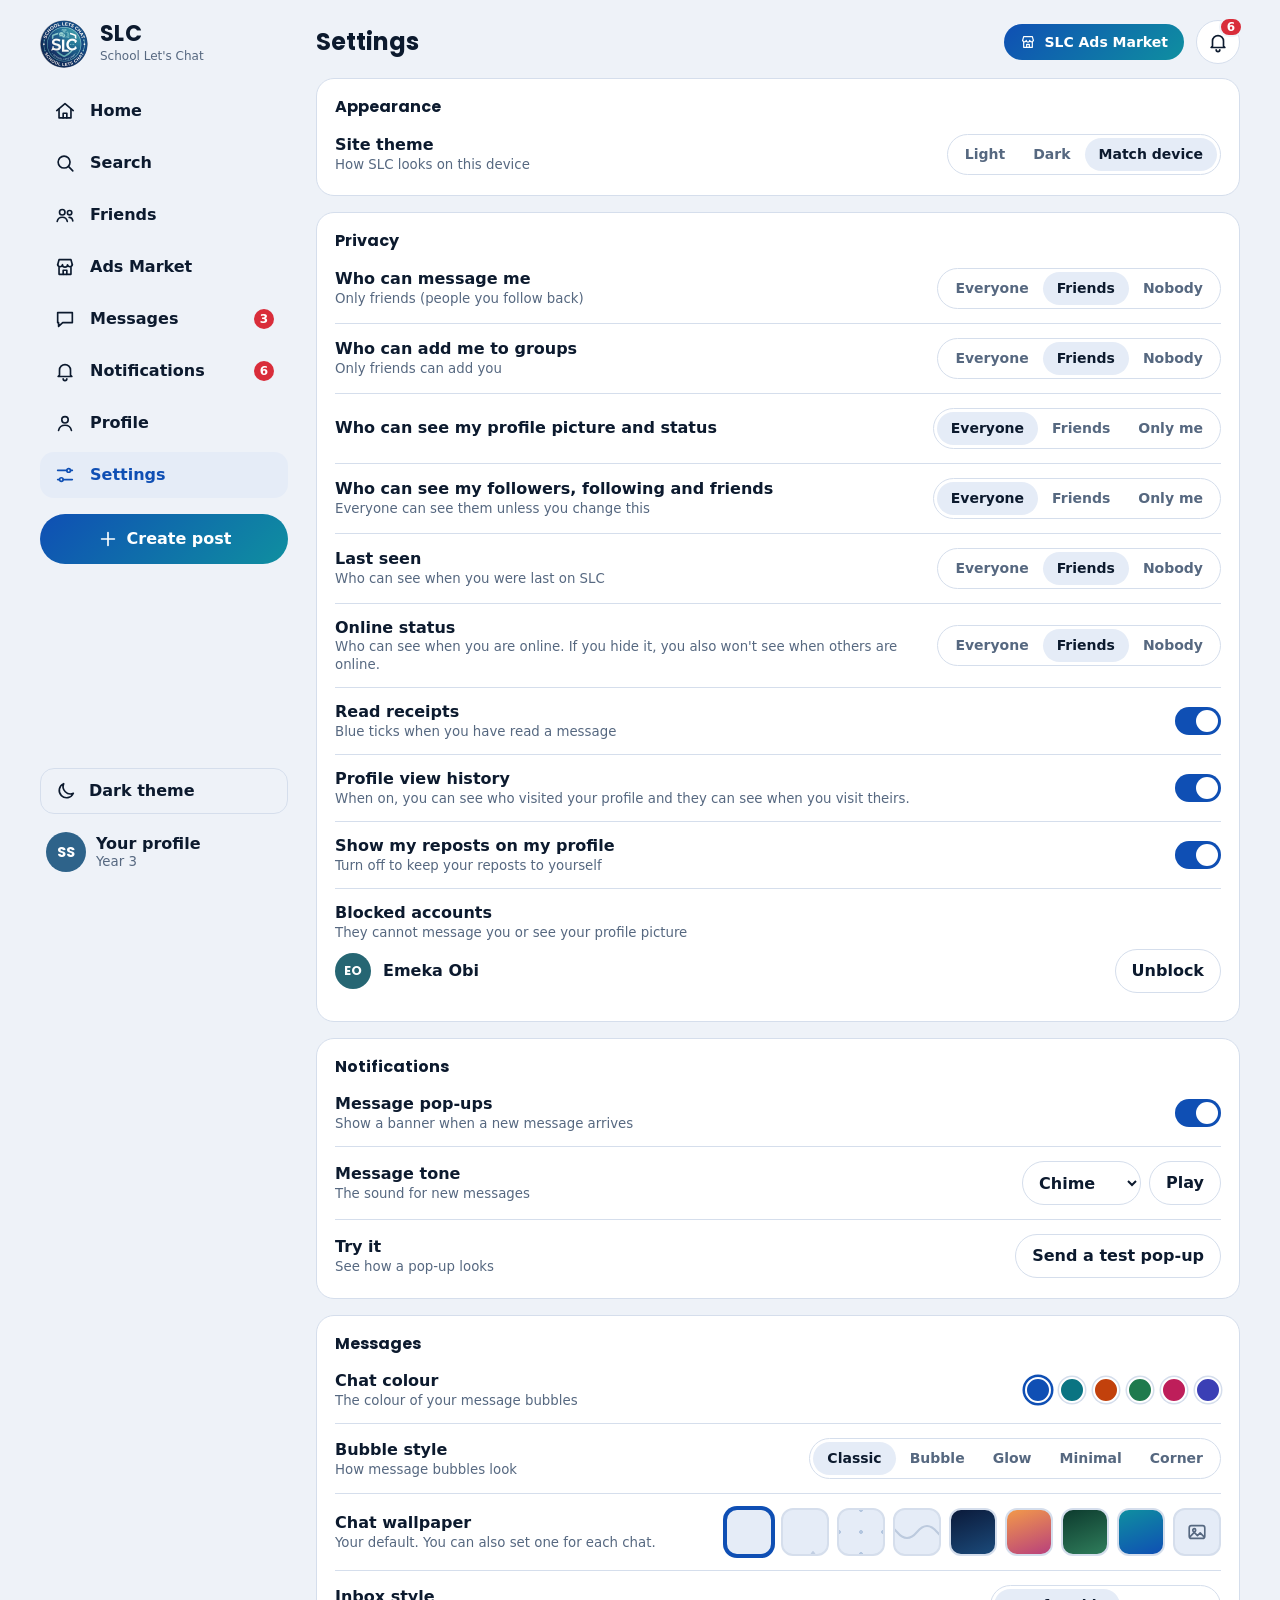
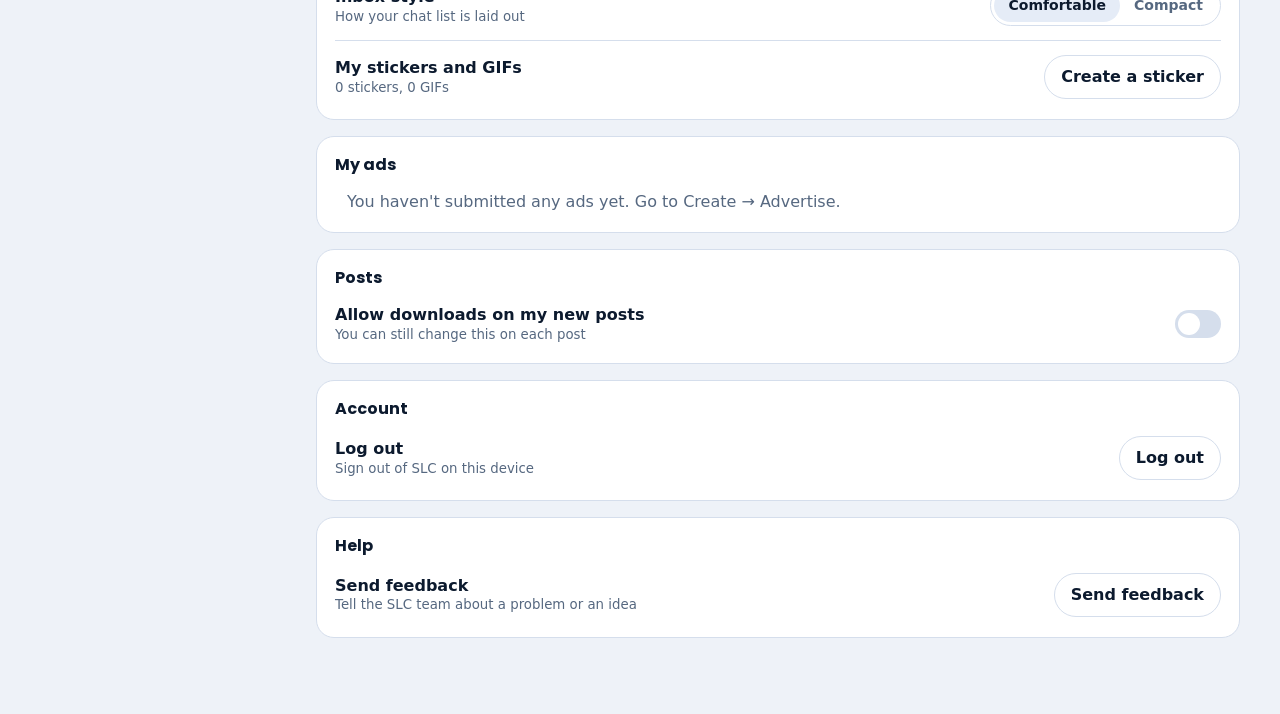
<file: settings.html>
<!DOCTYPE html>
<html lang="en">
<head>
<meta charset="utf-8">
<meta name="viewport" content="width=device-width, initial-scale=1, viewport-fit=cover">
<title>Settings | SLC - School Let's Chat</title>
<link rel="icon" href="images/favicon.svg" type="image/svg+xml">
<link rel="preload" href="fonts/poppins-bold.woff" as="font" type="font/woff" crossorigin>
<link rel="stylesheet" href="css/style.css">
<link rel="stylesheet" href="css/market.css">
<link rel="preload" href="images/logo.png" as="image">
<style>
#slcLoader{display:none;position:fixed;inset:0;z-index:2000;align-items:center;justify-content:center;flex-direction:column;gap:18px;background:var(--bg,#eef2f8);color:var(--text,#0c1a2e);visibility:visible;opacity:1;transition:opacity .35s ease}
html.slc-splash #slcLoader{display:flex}
html.slc-loaded #slcLoader{opacity:0;pointer-events:none}
#slcLoader .slcl-mark{position:relative;width:104px;height:104px;display:grid;place-items:center}
#slcLoader .slcl-mark img{width:84px;height:84px;border-radius:50%;display:block;animation:slclPulse 1.8s ease-in-out infinite}
#slcLoader .slcl-ring{position:absolute;inset:0;border-radius:50%;border:3px solid var(--line,#d5deec);border-top-color:#2f6df6;animation:slclSpin .9s linear infinite}
#slcLoader .slcl-name{margin:0;font:600 18px/1.2 var(--font-display,system-ui,sans-serif);letter-spacing:.02em}
#slcLoader .slcl-sub{margin:-10px 0 0;font-size:14px;color:var(--muted,#566880)}
@keyframes slclSpin{to{transform:rotate(360deg)}}
@keyframes slclPulse{0%,100%{transform:scale(1)}50%{transform:scale(.94)}}
@media (prefers-reduced-motion:reduce){#slcLoader .slcl-ring{animation-duration:2.4s}#slcLoader .slcl-mark img{animation:none}}
</style>
<noscript><style>#slcLoader{display:none!important}</style></noscript>
<script>(function(){var h=document.documentElement,MIN_MS=700,t0=Date.now(),shown=0;try{if(!sessionStorage.getItem("slc-splashed")){shown=1;h.classList.add("slc-splash");sessionStorage.setItem("slc-splashed","1")}}catch(e){}
if(!shown)return;var gone=0;function hide(){if(gone)return;gone=1;h.classList.add("slc-loaded");setTimeout(function(){h.classList.remove("slc-splash","slc-loaded")},450)}
function ready(){setTimeout(hide,Math.max(0,MIN_MS-(Date.now()-t0)))}
if(document.readyState==="complete")ready();else addEventListener("load",ready);setTimeout(hide,8000)})();</script>
<script>(function(){var d=document.documentElement;d.style.visibility="hidden";fetch("api/me.php",{credentials:"same-origin",cache:"no-store"}).then(function(r){if(r.status===401){location.replace("login.html");return}d.style.visibility=""}).catch(function(){d.style.visibility=""})})()</script>
</head>
<body data-page="settings">
<div id="slcLoader" role="status" aria-live="polite"><div class="slcl-mark"><div class="slcl-ring" aria-hidden="true"></div><img src="images/logo.png" alt=""></div><p class="slcl-name">School Let's Chat</p><p class="slcl-sub">Loading...</p></div>
<svg width="0" height="0" style="position:absolute" aria-hidden="true">
  <symbol id="i-home" viewBox="0 0 24 24"><path d="M3 11.5 12 4l9 7.5"/><path d="M5.5 10v9.5h13V10"/><path d="M10 19.5v-5h4v5"/></symbol>
  <symbol id="i-search" viewBox="0 0 24 24"><circle cx="11" cy="11" r="6.5"/><path d="m16 16 4.5 4.5"/></symbol>
  <symbol id="i-msg" viewBox="0 0 24 24"><path d="M4 5h16v11H9.5L5 20v-4H4z"/></symbol>
  <symbol id="i-bell" viewBox="0 0 24 24"><path d="M6 16.5V11a6 6 0 1 1 12 0v5.5l1.5 1.5h-15z"/><path d="M10 20.5a2 2 0 0 0 4 0"/></symbol>
  <symbol id="i-user" viewBox="0 0 24 24"><circle cx="12" cy="8.5" r="3.5"/><path d="M5 20c.8-3.6 3.6-5.5 7-5.5s6.2 1.9 7 5.5"/></symbol>
  <symbol id="i-set" viewBox="0 0 24 24"><path d="M4 7h10M18 7h2M4 17h2M10 17h10"/><circle cx="16" cy="7" r="2"/><circle cx="8" cy="17" r="2"/></symbol>
  <symbol id="i-plus" viewBox="0 0 24 24"><path d="M12 5v14M5 12h14"/></symbol>
  <symbol id="i-heart" viewBox="0 0 24 24"><path d="M12 20s-7-4.4-7-10a4 4 0 0 1 7-2.6A4 4 0 0 1 19 10c0 5.6-7 10-7 10z"/></symbol>
  <symbol id="i-mark" viewBox="0 0 24 24"><path d="M7 4.5h10v15l-5-3.5-5 3.5z"/></symbol>
  <symbol id="i-down" viewBox="0 0 24 24"><path d="M12 4v11M7.5 10.5 12 15l4.5-4.5M5 19.5h14"/></symbol>
  <symbol id="i-more" viewBox="0 0 24 24"><circle cx="5" cy="12" r="1.4" fill="currentColor"/><circle cx="12" cy="12" r="1.4" fill="currentColor"/><circle cx="19" cy="12" r="1.4" fill="currentColor"/></symbol>
  <symbol id="i-sun" viewBox="0 0 24 24"><circle cx="12" cy="12" r="4"/><path d="M12 3v2M12 19v2M3 12h2M19 12h2M5.6 5.6 7 7M17 17l1.4 1.4M5.6 18.4 7 17M17 7l1.4-1.4"/></symbol>
  <symbol id="i-moon" viewBox="0 0 24 24"><path d="M20 14.5A8 8 0 0 1 9.5 4a8 8 0 1 0 10.5 10.5z"/></symbol>
  <symbol id="i-play" viewBox="0 0 24 24"><path d="M8 5.5v13l11-6.5z" fill="currentColor"/></symbol>
  <symbol id="i-globe" viewBox="0 0 24 24"><circle cx="12" cy="12" r="8.5"/><path d="M3.5 12h17M12 3.5c2.6 2.4 3.6 5.3 3.6 8.5S14.6 18.1 12 20.5C9.4 18.1 8.4 15.2 8.4 12S9.4 5.9 12 3.5z"/></symbol>
  <symbol id="i-school" viewBox="0 0 24 24"><path d="m3 9 9-4.5L21 9l-9 4.5z"/><path d="M7 11.5v4c0 1.4 2.2 2.5 5 2.5s5-1.1 5-2.5v-4"/></symbol>
  <symbol id="i-users" viewBox="0 0 24 24"><circle cx="9" cy="9" r="3"/><path d="M3.5 19c.6-3 2.8-4.5 5.5-4.5s4.9 1.5 5.5 4.5"/><circle cx="17" cy="9.5" r="2.4"/><path d="M16.5 14.6c2.3 0 3.6 1.3 4 3.9"/></symbol>
  <symbol id="i-lock" viewBox="0 0 24 24"><rect x="5.5" y="10.5" width="13" height="9" rx="2"/><path d="M8.5 10.5V8a3.5 3.5 0 0 1 7 0v2.5"/></symbol>
  <symbol id="i-check" viewBox="0 0 24 24"><path d="m5 12.5 4.5 4.5L19 7.5"/></symbol>
  <symbol id="i-share" viewBox="0 0 24 24"><path d="M12 15V4M8 8l4-4 4 4M5 13v6.5h14V13"/></symbol>
  <symbol id="i-refresh" viewBox="0 0 24 24"><path d="M20 12a8 8 0 1 1-2.6-5.9"/><path d="M20 4v4.5h-4.5"/></symbol>
  <symbol id="i-back" viewBox="0 0 24 24"><path d="m14.5 5.5-6.5 6.5 6.5 6.5"/></symbol>
  <symbol id="i-x" viewBox="0 0 24 24"><path d="M6 6l12 12M18 6 6 18"/></symbol>
  <symbol id="i-photo" viewBox="0 0 24 24"><rect x="3.5" y="5" width="17" height="14" rx="2.5"/><circle cx="9" cy="10" r="1.6"/><path d="m4.5 17 4.5-4.5 3.5 3.5 3-3 4 4"/></symbol>
  <symbol id="i-video" viewBox="0 0 24 24"><rect x="3.5" y="6.5" width="12" height="11" rx="2.5"/><path d="m15.5 11 5-3v8l-5-3"/></symbol>
  <symbol id="i-repost" viewBox="0 0 24 24"><path d="M4 11V9a3 3 0 0 1 3-3h11"/><path d="m15 3 3 3-3 3"/><path d="M20 13v2a3 3 0 0 1-3 3H6"/><path d="m9 21-3-3 3-3"/></symbol>
  <symbol id="i-link" viewBox="0 0 24 24"><path d="M10 14a4 4 0 0 0 5.7 0l3-3a4 4 0 0 0-5.7-5.7l-1 1"/><path d="M14 10a4 4 0 0 0-5.7 0l-3 3A4 4 0 0 0 11 18.7l1-1"/></symbol>
  <symbol id="i-send" viewBox="0 0 24 24"><path d="M4 12 20 4l-4.5 16-3.5-6.5z"/><path d="M12 13.5 20 4"/></symbol>
  <symbol id="i-apps" viewBox="0 0 24 24"><rect x="4" y="4" width="6.5" height="6.5" rx="1.6"/><rect x="13.5" y="4" width="6.5" height="6.5" rx="1.6"/><rect x="4" y="13.5" width="6.5" height="6.5" rx="1.6"/><rect x="13.5" y="13.5" width="6.5" height="6.5" rx="1.6"/></symbol>
  <symbol id="i-trophy" viewBox="0 0 24 24"><path d="M8 4.5h8v5a4 4 0 0 1-8 0z"/><path d="M8 6H5v1.5A3 3 0 0 0 8 10.5M16 6h3v1.5a3 3 0 0 1-3 3"/><path d="M12 13.5V17M8.5 19.5h7"/></symbol>
  <symbol id="i-up" viewBox="0 0 24 24"><path d="M12 19V6M7 11l5-5 5 5"/></symbol>
  <symbol id="i-uplus" viewBox="0 0 24 24"><circle cx="10" cy="8.5" r="3.5"/><path d="M3.5 20c.8-3.6 3.4-5.5 6.5-5.5s5.7 1.9 6.5 5.5"/><path d="M19 8v6M16 11h6"/></symbol>
  <symbol id="i-palette" viewBox="0 0 24 24"><path d="M12 4a8 8 0 1 0 0 16c1.2 0 1.8-.8 1.8-1.7 0-1-.9-1.3-.9-2.3 0-.9.7-1.5 1.7-1.5H16a4 4 0 0 0 4-4C20 6.9 16.4 4 12 4z"/><circle cx="8" cy="11" r="1"/><circle cx="11" cy="7.8" r="1"/><circle cx="15" cy="8.5" r="1"/></symbol>
  <symbol id="i-fwd" viewBox="0 0 24 24"><path d="M14 5l7 6.5-7 6.5v-4c-5.5 0-9 1.5-11 5 .5-6 4-10.5 11-11z"/></symbol>
  <symbol id="i-doc" viewBox="0 0 24 24"><path d="M7 3.5h7l4 4V20.5H7z"/><path d="M14 3.5v4h4"/></symbol>
  <symbol id="i-checks" viewBox="0 0 24 24"><path d="m3 12.5 4 4L15 8"/><path d="m10.5 15.5 1 1L20 8"/></symbol>
  <symbol id="i-mic" viewBox="0 0 24 24"><rect x="9" y="3.5" width="6" height="11" rx="3"/><path d="M5.5 11.5a6.5 6.5 0 0 0 13 0M12 18v3"/></symbol>
  <symbol id="i-smile" viewBox="0 0 24 24"><circle cx="12" cy="12" r="8.5"/><path d="M8.5 14a4 4 0 0 0 7 0"/><circle cx="9.3" cy="9.8" r="1" fill="currentColor"/><circle cx="14.7" cy="9.8" r="1" fill="currentColor"/></symbol>
  <symbol id="i-clip" viewBox="0 0 24 24"><path d="M19 11.5 11.7 18.8a4.5 4.5 0 0 1-6.4-6.4l7.6-7.6a3 3 0 1 1 4.3 4.3l-7.6 7.6a1.5 1.5 0 0 1-2.1-2.1l7-7"/></symbol>
  <symbol id="i-poll" viewBox="0 0 24 24"><path d="M5 20V10M12 20V4M19 20v-7"/></symbol>
  <symbol id="i-block" viewBox="0 0 24 24"><circle cx="12" cy="12" r="8.5"/><path d="m6 6 12 12"/></symbol>
  <symbol id="i-flag" viewBox="0 0 24 24"><path d="M6 20V4M6 5h11l-2 4 2 4H6"/></symbol>
  <symbol id="i-exit" viewBox="0 0 24 24"><path d="M10 4.5H5.5v15H10M14 8l4 4-4 4M18 12H9"/></symbol>
  <symbol id="i-eye" viewBox="0 0 24 24"><path d="M2.5 12S6 6 12 6s9.5 6 9.5 6-3.5 6-9.5 6S2.5 12 2.5 12z"/><circle cx="12" cy="12" r="2.8"/></symbol>
  <symbol id="i-eyeoff" viewBox="0 0 24 24"><path d="M2.5 12S6 6 12 6s9.5 6 9.5 6-3.5 6-9.5 6S2.5 12 2.5 12z"/><circle cx="12" cy="12" r="2.8"/><path d="m3.5 3.5 17 17"/></symbol>
  <symbol id="i-store" viewBox="0 0 24 24"><path d="M4 9.5 5.5 4h13L20 9.5"/><path d="M4 9.5a2.7 2.7 0 0 0 5.3 0 2.7 2.7 0 0 0 5.4 0 2.7 2.7 0 0 0 5.3 0"/><path d="M5.5 12.5V20h13v-7.5"/><path d="M10 20v-4.5h4V20"/></symbol>
  <symbol id="i-pin" viewBox="0 0 24 24"><path d="M12 21s-6.5-5.6-6.5-11a6.5 6.5 0 0 1 13 0c0 5.4-6.5 11-6.5 11z"/><circle cx="12" cy="10" r="2.3"/></symbol>
  <symbol id="i-phone" viewBox="0 0 24 24"><path d="M6.5 4h3l1.5 4-2 1.3a10 10 0 0 0 5.7 5.7l1.3-2 4 1.5v3a2 2 0 0 1-2 2A14.5 14.5 0 0 1 4.5 6a2 2 0 0 1 2-2z"/></symbol>
  <symbol id="i-tag" viewBox="0 0 24 24"><path d="M3.5 12.5V4.5h8l9 9-8 8z"/><circle cx="8" cy="9" r="1.3"/></symbol>
  <symbol id="i-copy" viewBox="0 0 24 24"><rect x="9" y="9" width="11" height="11" rx="2"/><path d="M5 15V6a2 2 0 0 1 2-2h8"/></symbol>
</svg>

<div class="topbar-m">
  <img src="images/logo.png" alt="SLC logo">
  <span class="wm">SLC</span>
  <button class="mktbtn sm" type="button" data-go="market" aria-label="SLC Ads Market"><svg class="ic sm"><use href="#i-store"/></svg><span class="mtxt">Ads<span class="mx"> Market</span></span></button>
  <button class="iconbtn" type="button" data-focus-search aria-label="Search"><svg class="ic"><use href="#i-search"/></svg></button>
  <button class="bell" type="button" data-go="notifs" aria-label="Notifications"><svg class="ic"><use href="#i-bell"/></svg><span class="count" data-bell-count hidden>0</span></button>
  <button class="iconbtn" type="button" data-go="settings" aria-label="Settings"><svg class="ic"><use href="#i-set"/></svg></button>
  <button class="iconbtn" type="button" data-theme-toggle aria-label="Switch light or dark theme"><svg class="ic" data-theme-icon><use href="#i-moon"/></svg></button>
</div>

<div class="app two" id="app">
  <nav class="nav" aria-label="Main">
    <a class="brand" href="#" data-go="home">
      <img src="images/logo.png" alt="SLC logo">
      <span class="wm">SLC<small>School Let's Chat</small></span>
    </a>
    <button class="item" type="button" data-go="home"><svg class="ic"><use href="#i-home"/></svg><span class="label">Home</span></button>
    <button class="item" type="button" data-focus-search><svg class="ic"><use href="#i-search"/></svg><span class="label">Search</span></button>
    <button class="item" type="button" data-go="friends"><svg class="ic"><use href="#i-users"/></svg><span class="label">Friends</span></button>
    <button class="item" type="button" data-go="market"><svg class="ic"><use href="#i-store"/></svg><span class="label">Ads Market</span></button>
    <button class="item" type="button" data-go="messages"><svg class="ic"><use href="#i-msg"/></svg><span class="label">Messages</span><span class="count" data-msg-count>3</span></button>
    <button class="item" type="button" data-go="notifs"><svg class="ic"><use href="#i-bell"/></svg><span class="label">Notifications</span><span class="count" data-bell-count hidden>0</span></button>
    <button class="item" type="button" data-go="profile"><svg class="ic"><use href="#i-user"/></svg><span class="label">Profile</span></button>
    <button class="item" type="button" data-go="settings"><svg class="ic"><use href="#i-set"/></svg><span class="label">Settings</span></button>
    <button class="postbtn" type="button" data-focus-composer><svg class="ic"><use href="#i-plus"/></svg><span class="label">Create post</span></button>
    <div class="navfoot">
      <button class="themebtn" type="button" data-theme-toggle aria-label="Switch light or dark theme"><svg class="ic" data-theme-icon><use href="#i-moon"/></svg><span class="label" data-theme-label>Dark theme</span></button>
      <button class="me" type="button" data-go="profile" data-mine><span id="me-av"></span><span class="t">Your profile<small>Year 3</small></span></button>
    </div>
  </nav>

  <main class="feed" id="feed">
    <div class="feed-head">
      <h1 id="title">Home</h1>
      <span class="sp"></span>
      <button class="mktbtn" type="button" data-go="market" aria-label="SLC Ads Market"><svg class="ic sm"><use href="#i-store"/></svg><span>SLC Ads Market</span></button>
      <button class="bell" type="button" data-go="notifs" aria-label="Notifications"><svg class="ic"><use href="#i-bell"/></svg><span class="count" data-bell-count hidden>0</span></button>
    </div>

    <section class="view" id="v-settings"><div id="setroot"></div></section>
  </main>
</div>

<nav class="bottom" aria-label="Main">
  <button class="bi" type="button" data-go="home"><svg class="ic"><use href="#i-home"/></svg>Home</button>
  <button class="bi" type="button" data-go="friends"><svg class="ic"><use href="#i-users"/></svg>Friends</button>
  <button class="bi plus" type="button" data-focus-composer aria-label="Create post"><svg class="ic"><use href="#i-plus"/></svg></button>
  <button class="bi" type="button" data-go="messages"><svg class="ic"><use href="#i-msg"/></svg>Messages<span class="count" data-msg-count>3</span></button>
  <button class="bi" type="button" data-go="profile" data-mine><svg class="ic"><use href="#i-user"/></svg>Profile</button>
</nav>

<div class="scrim" id="scrim" hidden></div>
<div class="sheet" id="sheet" role="dialog" aria-modal="true" aria-labelledby="sh-title" hidden>
  <div id="sheet-body"></div>
</div>
<div id="toast" role="status" aria-live="polite" hidden></div>
<div class="viewer" id="viewer" role="dialog" aria-modal="true" aria-label="Viewer" hidden></div>
<div class="mini" id="mini" hidden></div>
<div class="searchOverlay" id="searchOverlay" hidden role="dialog" aria-modal="true" aria-label="Search">
  <div class="soHead"><button class="iconbtn" type="button" data-so-close aria-label="Close search"><svg class="ic"><use href="#i-back"/></svg></button>
    <label class="search" style="flex:1"><svg class="ic"><use href="#i-search"/></svg><span class="sr">Search posts, videos and students</span><input id="qOverlay" type="search" placeholder="Search posts, videos and students" autocomplete="off" maxlength="60"></label></div>
  <div class="soTabs" id="soTabs" role="group" aria-label="Search in"></div>
  <div class="soBody" id="resultsOverlay"></div>
</div>
<div class="drawer" id="drawer" role="dialog" aria-modal="true" aria-label="Comments" hidden></div>
<div class="rpicker" id="rpicker" role="menu" aria-label="Reactions" hidden></div>
<div class="popup" id="popup" role="status" hidden></div>
<input type="file" id="fcpic" accept="image/*" hidden>
<input type="file" id="fstk" accept="image/*" hidden>
<input type="file" id="fgif" accept="image/gif" hidden>
<input type="file" id="fdoc" accept=".pdf,.doc,.docx,.ppt,.pptx,.xls,.xlsx,.txt,.zip" hidden>
<input type="file" id="fpic" accept="image/*" hidden>
<input type="file" id="fvid" accept="video/*" hidden>
<input type="file" id="fwp" accept="image/*" hidden>
<input type="file" id="fcpic2" accept="image/*" hidden>
<input type="file" id="fid" accept="image/*" capture="environment" hidden>

<script src="js/payment-config.js"></script>
<script src="js/app.js"></script>
<script src="js/market.js"></script>
<script src="js/realtime-config.js"></script>
<script src="js/realtime.js"></script>
</body>
</html>
</file>
<file: css/style.css>
/* Fonts are served from this site (the fonts/ folder). Nothing is loaded from Google. */
@font-face{font-family:"Poppins";font-style:normal;font-weight:400;font-display:swap;src:url("../fonts/poppins-regular.woff") format("woff")}
@font-face{font-family:"Poppins";font-style:normal;font-weight:500 600;font-display:swap;src:url("../fonts/poppins-medium.woff") format("woff")}
@font-face{font-family:"Poppins";font-style:normal;font-weight:700 900;font-display:swap;src:url("../fonts/poppins-bold.woff") format("woff")}
:root{
  box-sizing:border-box;
  padding-top:env(safe-area-inset-top,0px);
  padding-bottom:env(safe-area-inset-bottom,0px);
  --bg:#eef2f8; --surface:#ffffff; --surface-2:#e5ecf7; --text:#0c1a2e; --muted:#566880; --line:#d5deec;
  --accent:#0f4fb4; --teal:#0f8fa0;
  --grad:linear-gradient(135deg,#0f4fb4 0%,#0f8fa0 100%); --on-grad:#ffffff;
  --amber:#e69500; --amber-bg:#fff3d6; --amber-ink:#5a3900;
  --danger:#d92d3a; --on-danger:#ffffff; --ok:#12805c;
  --font-display:"Poppins","Segoe UI",system-ui,-apple-system,Roboto,sans-serif;
  --font-body:system-ui,-apple-system,"Segoe UI",Roboto,"Helvetica Neue",Arial,sans-serif;
  --bar-h:58px;
  color-scheme:light dark;
}
@media (prefers-color-scheme: dark){
  :root:not([data-theme="light"]){
    --bg:#070d18; --surface:#0f1929; --surface-2:#172640; --text:#e8eff9; --muted:#93a4bc; --line:#213351;
    --accent:#5b9dff; --teal:#3fd0e0;
    --grad:linear-gradient(135deg,#5b9dff 0%,#3fd0e0 100%); --on-grad:#04122a;
    --amber:#ffc253; --amber-bg:#2a2110; --amber-ink:#ffe2a6;
    --danger:#ff7a80; --on-danger:#2a0508; --ok:#4cc79c;
  }
}
:root[data-theme="dark"]{
  --bg:#070d18; --surface:#0f1929; --surface-2:#172640; --text:#e8eff9; --muted:#93a4bc; --line:#213351;
  --accent:#5b9dff; --teal:#3fd0e0;
  --grad:linear-gradient(135deg,#5b9dff 0%,#3fd0e0 100%); --on-grad:#04122a;
  --amber:#ffc253; --amber-bg:#2a2110; --amber-ink:#ffe2a6;
  --danger:#ff7a80; --on-danger:#2a0508; --ok:#4cc79c;
}
html{scroll-padding-top:env(safe-area-inset-top,0px);height:100%}
*,*::before,*::after{box-sizing:border-box}
body{margin:0;min-height:100%;background:var(--bg);color:var(--text);font-family:var(--font-body);font-size:16px;line-height:1.5;-webkit-font-smoothing:antialiased;--tabs-top:0px}
button{font:inherit;color:inherit;cursor:pointer}
input,select,textarea{font:inherit;color:inherit}
[hidden]{display:none!important}
:focus-visible{outline:2.5px solid var(--accent);outline-offset:2px;border-radius:8px}
.ic{width:22px;height:22px;stroke:currentColor;fill:none;stroke-width:1.8;stroke-linecap:round;stroke-linejoin:round;flex:none}
.ic.sm{width:16px;height:16px}
.ic.lg{width:26px;height:26px}
.sr{position:absolute;width:1px;height:1px;overflow:hidden;clip:rect(0 0 0 0);white-space:nowrap}

/* shell */
.app{max-width:1240px;margin:0 auto;display:grid;grid-template-columns:248px minmax(0,1fr) 312px;gap:28px;padding:0 20px}
.app.two{grid-template-columns:248px minmax(0,1fr)}
.nav{position:sticky;top:0;align-self:start;height:100vh;display:flex;flex-direction:column;padding:20px 0;gap:6px}
.brand{display:flex;align-items:center;gap:12px;margin-bottom:14px;text-decoration:none;color:inherit}
.brand img{width:48px;height:48px;border-radius:50%;display:block}
.brand .wm{font:800 22px/1 var(--font-display);letter-spacing:.02em}
.brand .wm small{display:block;font:500 12px/1.3 var(--font-body);letter-spacing:0;color:var(--muted);margin-top:4px}
.nav .item{display:flex;align-items:center;gap:14px;padding:11px 14px;border-radius:14px;color:var(--text);text-decoration:none;font-weight:600;position:relative;background:none;border:0;text-align:left;width:100%}
.nav .item:hover{background:var(--surface-2)}
.nav .item[aria-current="page"]{background:var(--surface-2);color:var(--accent)}
.count{margin-left:auto;background:var(--danger);color:var(--on-danger);font:700 12px/1 var(--font-body);min-width:20px;height:20px;border-radius:10px;display:grid;place-items:center;padding:0 6px}
.postbtn{margin-top:10px;background:var(--grad);color:var(--on-grad);border:0;border-radius:999px;padding:13px 18px;font-weight:700;display:flex;align-items:center;justify-content:center;gap:8px}
.postbtn:hover{filter:brightness(1.07)}
.navfoot{margin-top:auto;display:flex;flex-direction:column;gap:10px}
.themebtn{display:flex;align-items:center;gap:12px;background:none;border:1px solid var(--line);border-radius:14px;padding:10px 14px;font-weight:600}
.themebtn:hover{background:var(--surface-2)}
.me{display:flex;align-items:center;gap:10px;padding:8px 6px;background:none;border:0;text-align:left;width:100%;border-radius:12px}
.me:hover{background:var(--surface-2)}
.me .t{line-height:1.25;font-weight:600}
.me .t small{display:block;color:var(--muted);font-weight:400}

.feed{padding:20px 0 60px;min-width:0}
.feed-head{display:flex;align-items:center;gap:12px;margin-bottom:14px}
.feed-head .sp{flex:1}
h1{font:700 24px/1.2 var(--font-display);margin:0}
h1:focus{outline:none}
.bell{position:relative;background:var(--surface);border:1px solid var(--line);border-radius:50%;width:44px;height:44px;display:grid;place-items:center}
.bell:hover{background:var(--surface-2)}
.bell .count{position:absolute;top:-4px;right:-4px;margin:0;border:2px solid var(--bg)}
.iconbtn{background:none;border:0;padding:7px;border-radius:10px;color:var(--muted);display:inline-flex;align-items:center;gap:6px;position:relative}
.iconbtn:hover{background:var(--surface-2);color:var(--text)}

.btn{border-radius:999px;padding:9px 16px;font-weight:700;border:1.5px solid var(--line);background:none}
.btn:hover{background:var(--surface-2)}
.btn.primary{background:var(--grad);color:var(--on-grad);border-color:transparent}
.btn.primary:hover{filter:brightness(1.07)}
.btn:disabled{opacity:.5;cursor:not-allowed}
.chip{display:inline-flex;align-items:center;gap:6px;border:1px solid var(--line);background:var(--surface);border-radius:999px;padding:7px 12px;font-weight:600;font-size:14px}
.chip:hover{background:var(--surface-2)}
.seg{display:inline-flex;border:1px solid var(--line);border-radius:999px;padding:3px;background:var(--surface)}
.seg button{border:0;background:none;border-radius:999px;padding:6px 14px;font-weight:600;font-size:14px;color:var(--muted)}
.seg button[aria-pressed="true"]{background:var(--surface-2);color:var(--text)}

.av{--s:44px;width:var(--s);height:var(--s);border-radius:50%;display:grid;place-items:center;color:#fff;font:700 calc(var(--s)*.36)/1 var(--font-display);flex:none;position:relative}
.av .on{position:absolute;right:-1px;bottom:-1px;width:12px;height:12px;border-radius:50%;background:var(--ok);border:2px solid var(--surface)}
.lnk{background:none;border:0;padding:0;font-weight:700;color:inherit;text-align:left}
.lnk:hover{text-decoration:underline}
.lv{--lv:#0f4fb4;display:inline-flex;align-items:center;gap:6px;font:600 12px/1 var(--font-body);padding:4px 10px 4px 6px;border-radius:999px;border:1.5px solid var(--lv);white-space:nowrap}
.lv i{width:13px;height:13px;border-radius:50%;border:2px solid var(--lv);background:radial-gradient(circle,var(--lv) 38%,transparent 44%)}

/* search */
.searchwrap{position:relative;margin-bottom:16px}
.searchOverlay{position:fixed;inset:0;z-index:55;background:var(--bg);display:flex;flex-direction:column}
.searchOverlay .soHead{display:flex;align-items:center;gap:10px;padding:calc(12px + env(safe-area-inset-top,0px)) 14px 10px;border-bottom:1px solid var(--line);background:var(--surface)}
.searchOverlay .soBody{flex:1;overflow-y:auto;padding:10px 14px}
.seenline{display:block;align-self:flex-end;margin:2px 4px 0 0;background:none;border:0;padding:0;color:var(--muted);font-size:12px}
.rquote{border-radius:10px;padding:6px 9px;margin-bottom:5px;color:#fff}
.rquote small{display:block;opacity:.85;font-size:11px;margin-bottom:2px}
.rquote div{font-size:13px;line-height:1.3}
.b.theirs .rquote{color:var(--text);background:var(--surface-2)!important}
.pv .itk{display:inline-flex;vertical-align:-2px;margin-right:4px;color:var(--muted);flex:none}
.pv .itk.seen{color:var(--accent)}
body.authing .app,body.authing .topbar-m,body.authing .bottom{display:none}
.authScreen{position:fixed;inset:0;z-index:100;background:var(--bg);overflow-y:auto;display:flex;justify-content:center;padding:32px 16px calc(32px + env(safe-area-inset-bottom,0px))}
.authWrap{width:100%;max-width:440px;margin:auto}
.authLogo{display:flex;flex-direction:column;align-items:center;gap:10px;margin-bottom:22px}
.authLogo img{width:64px;height:64px;border-radius:50%}
.authLogo b{font:800 22px/1 var(--font-display)}
.authcard{background:var(--surface);border:1px solid var(--line);border-radius:20px;padding:22px}
.authtabs{display:flex;background:var(--surface-2);border-radius:999px;padding:4px;margin-bottom:20px}
.authtabs button{flex:1;border:0;background:none;border-radius:999px;padding:10px;font-weight:700;color:var(--muted)}
.authtabs button[aria-selected="true"]{background:var(--surface);color:var(--text);box-shadow:0 2px 6px rgba(8,20,40,.12)}
.steps{display:flex;align-items:center;gap:6px;margin-bottom:18px}
.steps i{flex:1;height:4px;border-radius:2px;background:var(--surface-2)}
.steps i.on{background:var(--grad)}
.stepline{color:var(--muted);font-size:13px;margin:-10px 0 16px}
.fld{margin-bottom:14px}
.fld label{display:block;font-size:14px;color:var(--muted);margin-bottom:5px}
.fld input,.fld select{width:100%;border:1px solid var(--line);background:var(--bg);border-radius:12px;padding:11px 13px;outline:none}
.fld input:focus,.fld select:focus{border-color:var(--accent)}
.rowfld{display:flex;gap:10px}
.rowfld .fld{flex:1;min-width:0}
.idbox{border:2px dashed var(--line);border-radius:16px;padding:18px;text-align:center;color:var(--muted);position:relative;overflow:hidden}
.idbox img{max-width:100%;max-height:180px;border-radius:10px;display:block;margin:0 auto}
.idscan{position:absolute;left:0;right:0;top:0;height:3px;background:var(--accent);box-shadow:0 0 12px 2px var(--accent);animation:scanmove 1.5s ease-in-out infinite}
@keyframes scanmove{0%{top:0}50%{top:calc(100% - 3px)}100%{top:0}}
.extract{background:var(--surface-2);border-radius:14px;padding:14px;margin-top:14px;text-align:left}
.extract .row2{display:flex;justify-content:space-between;gap:10px;padding:5px 0;font-size:14px;border-bottom:1px solid var(--line)}
.extract .row2:last-child{border-bottom:0}
.extract .row2 b{color:var(--muted);font-weight:600}
.matchok{display:flex;align-items:center;gap:8px;color:var(--ok);font-weight:700;margin-top:10px;font-size:14px}
.authfoot{display:flex;gap:10px;margin-top:18px}
.authfoot .btn{flex:1}
.authlink{background:none;border:0;color:var(--accent);font-weight:600;padding:0}
.donewrap{text-align:center;padding:14px 4px}
.donewrap .ic{width:52px;height:52px;color:var(--ok);margin-bottom:10px}
.pwfield{position:relative}
.pwfield input{padding-right:42px}
.pwtoggle{position:absolute;right:6px;top:50%;transform:translateY(-50%);background:none;border:0;color:var(--muted);padding:7px;border-radius:9px}
.pwtoggle:hover{background:var(--surface-2);color:var(--text)}
.adrow{display:flex;align-items:center;gap:12px;padding:10px 0;border-bottom:1px solid var(--line)}
.adrow:last-child{border-bottom:0}
.adrow .adthumb{width:48px;height:48px;border-radius:10px;overflow:hidden;flex:none;background:linear-gradient(135deg,#f3b13d,#d6512d);display:grid;place-items:center;color:#fff;font:800 15px/1 var(--font-display)}
.adrow .adthumb img{width:100%;height:100%;object-fit:cover}
.adrow .adinfo{flex:1;min-width:0}
.adrow .adinfo b{display:block;overflow:hidden;text-overflow:ellipsis;white-space:nowrap}
.adbadge{font:700 12px/1 var(--font-body);padding:4px 10px;border-radius:999px;white-space:nowrap}
.adbadge.pending{background:var(--amber-bg);color:var(--amber-ink)}
.adbadge.approved{background:color-mix(in srgb,var(--ok) 18%,var(--surface));color:var(--ok)}
.adbadge.rejected{background:color-mix(in srgb,var(--danger) 16%,var(--surface));color:var(--danger)}
.adacts{display:flex;gap:6px;margin-top:6px;flex-wrap:wrap}
.adbadge.paused{background:var(--surface-2);color:var(--muted)}
.adrow[data-adopen]:hover{background:var(--surface-2)}
.tierwrap{display:grid;grid-template-columns:repeat(3,1fr);gap:10px;margin:4px 0 14px}
.tiercard{border:2px solid var(--line);background:var(--surface);border-radius:14px;padding:12px;text-align:left;display:flex;flex-direction:column;gap:2px}
.tiercard b{font:700 15px/1.3 var(--font-display)}
.tiercard .tprice{font:800 18px/1.4 var(--font-display);color:var(--accent)}
.tiercard small{color:var(--muted)}
.tiercard.on{border-color:var(--accent);background:color-mix(in srgb,var(--accent) 8%,var(--surface))}
.paynote{display:flex;gap:8px;align-items:flex-start;color:var(--muted);font-size:14px;margin:12px 2px 0}
.paynote .ic{width:18px;height:18px;flex:none;margin-top:2px;color:var(--ok)}
.bar{height:8px;border-radius:999px;background:var(--surface-2);overflow:hidden;margin-top:6px}
.bar i{display:block;height:100%;background:var(--grad);border-radius:999px}
@media (max-width:720px){.tierwrap{grid-template-columns:1fr}}
.seenline:hover{color:var(--text);text-decoration:underline}
.cmpreview,.viewall{display:block;width:100%;text-align:left;background:none;border:0;padding:2px 0 0;font-size:14px;color:var(--text)}
.cmpreview b{margin-right:5px}
.viewall{color:var(--muted);padding-bottom:2px}
.sharecard .pic{cursor:pointer}
.adpreview{border-style:dashed;margin-top:14px}
.adpv-empty{color:var(--muted);text-align:center;padding:24px 12px}
.search{display:flex;align-items:center;gap:10px;background:var(--surface);border:1px solid var(--line);border-radius:999px;padding:0 16px;height:46px}
.search:focus-within{border-color:var(--accent)}
.search input{flex:1;border:0;background:none;outline:none;height:100%;min-width:0}
.search input::placeholder{color:var(--muted)}
.results{position:absolute;left:0;right:0;top:52px;background:var(--surface);border:1px solid var(--line);border-radius:16px;box-shadow:0 12px 32px rgba(8,20,40,.2);padding:6px;z-index:20}
.row{display:flex;align-items:center;gap:12px;padding:8px 10px;border-radius:12px}
.row:hover{background:var(--surface-2)}
.row .who{flex:1;min-width:0;line-height:1.3}
.row .who b{display:block;font-weight:600}
.row .who small{color:var(--muted)}
.empty{padding:12px;color:var(--muted)}
.followbtn{border:1.5px solid var(--accent);background:none;color:var(--accent);border-radius:999px;padding:5px 14px;font-weight:700;font-size:14px}
.followbtn[aria-pressed="true"]{background:var(--accent);color:var(--surface)}

/* statuses */
.statuses{display:flex;gap:16px;overflow-x:auto;padding:2px 2px 14px;margin-bottom:6px;scrollbar-width:thin}
.st{display:flex;flex-direction:column;align-items:center;gap:6px;background:none;border:0;padding:0;width:72px;flex:none}
.ring{padding:3px;border-radius:50%;background:var(--grad)}
.ring.seen{background:var(--line)}
.ring .gap{padding:3px;background:var(--bg);border-radius:50%;display:block}
.ring.add{background:none;border:2px dashed var(--muted)}
.ring.add .gap{display:grid;place-items:center;width:52px;height:52px;color:var(--muted)}
.st .n{font-size:13px;line-height:1.2;text-align:center;width:100%;overflow:hidden;text-overflow:ellipsis;white-space:nowrap}
.st .left{font-size:12px;color:var(--muted);line-height:1;margin-top:-3px}

/* composer */
.composer{background:var(--surface);border:1px solid var(--line);border-radius:18px;padding:14px;margin-bottom:16px;display:flex;gap:12px}
.composer .body{flex:1;min-width:0}
.composer .say{width:100%;border:0;background:var(--surface-2);border-radius:12px;padding:12px 14px;outline:none;resize:none;min-height:46px}
.composer .bar{display:flex;flex-wrap:wrap;align-items:center;gap:8px;margin-top:10px}
.composer select{flex:1 1 120px;min-width:0;max-width:210px;border:1px solid var(--line);background:var(--surface);border-radius:999px;padding:7px 12px;font-weight:600;font-size:14px}
.composer .sp{flex:1}
.chk{display:inline-flex;align-items:center;gap:6px;font-size:14px;color:var(--muted)}
.composer .opts{display:contents}
.composer:not(.open) .opts,.composer:not(.open) .swatches{display:none}
.preview{display:flex;gap:8px;flex-wrap:wrap;margin-top:10px}
.preview .pv{position:relative;width:84px;height:84px;border-radius:12px;overflow:hidden;background:var(--surface-2);display:grid;place-items:center;font-size:12px;color:var(--muted);text-align:center;padding:4px}
.preview img{width:100%;height:100%;object-fit:cover;display:block}
.preview .rm{position:absolute;top:4px;right:4px;width:22px;height:22px;border-radius:50%;background:rgba(6,16,36,.75);color:#fff;border:0;display:grid;place-items:center;padding:0}
.swatches{display:flex;gap:8px;margin-top:10px;align-items:center;flex-wrap:wrap}
.swatches span{font-size:14px;color:var(--muted)}
.sw{width:26px;height:26px;border-radius:50%;border:2px solid var(--surface);box-shadow:0 0 0 1.5px var(--line);padding:0}
.sw[aria-pressed="true"]{box-shadow:0 0 0 2.5px var(--accent)}
.sw.none{background:var(--surface-2)}

/* tabs: sticky */
.tabs{position:sticky;top:var(--tabs-top);z-index:8;display:flex;align-items:center;gap:2px;background:color-mix(in srgb,var(--bg) 86%,transparent);-webkit-backdrop-filter:blur(12px);backdrop-filter:blur(12px);border-bottom:1px solid var(--line);margin:0 0 16px;transition:top .2s}
.tabs.stuck{background:color-mix(in srgb,var(--surface) 92%,transparent);box-shadow:0 6px 16px -10px rgba(8,20,40,.35)}
.tabs .scroll{display:flex;flex:1;overflow-x:auto;scrollbar-width:none}
.tab{background:none;border:0;padding:14px 16px;font-weight:700;color:var(--muted);border-bottom:3px solid transparent;margin-bottom:-1px;white-space:nowrap}
.tab[aria-selected="true"]{color:var(--text);border-bottom-color:var(--accent)}
.tab:hover{color:var(--text)}
.refresh{margin:0 4px}
.refresh.spin .ic{animation:spin .7s linear infinite}
@keyframes spin{to{transform:rotate(360deg)}}
.pillwrap{position:sticky;top:calc(var(--tabs-top) + 58px);height:0;z-index:7;display:flex;justify-content:center;align-items:flex-start;transition:top .2s}
.pill{flex:none;margin-top:6px;background:var(--grad);color:var(--on-grad);border:0;border-radius:999px;padding:9px 16px;font-weight:700;display:inline-flex;align-items:center;gap:8px;box-shadow:0 10px 24px -8px rgba(8,20,40,.5)}

/* posts */
.post{background:var(--surface);border:1px solid var(--line);border-radius:18px;padding:16px;margin-bottom:16px;position:relative}
.post .head{display:flex;gap:12px;align-items:flex-start}
.post .who{flex:1;min-width:0;line-height:1.3}
.post .l1{display:flex;flex-wrap:wrap;align-items:center;gap:8px}
.post .meta{color:var(--muted);font-size:14px;display:flex;flex-wrap:wrap;gap:2px 12px;margin-top:2px}
.post .meta span{display:inline-flex;align-items:center;gap:5px}
.post .cap{margin:12px 0 0;white-space:pre-wrap}
.post .gap8{height:10px}
.media{border-radius:12px;overflow:hidden;position:relative;margin-top:12px}
.media.text{min-height:190px;padding:28px;display:grid;place-items:center;text-align:center;color:#fff;font:700 24px/1.3 var(--font-display)}
.bg1{background:linear-gradient(135deg,#0f4fb4,#0f8fa0)}
.bg2{background:linear-gradient(135deg,#4b48b8,#0f4fb4)}
.bg3{background:linear-gradient(135deg,#0d6b5c,#0f4fb4)}
.bg4{background:linear-gradient(135deg,#be1e5a,#7a3f9d)}
.bg5{background:linear-gradient(135deg,#c2410c,#be1e5a)}
.media.video{aspect-ratio:16/9;background:linear-gradient(160deg,#0b2450,#0f8fa0);display:grid;place-items:center}
.media.photo{aspect-ratio:16/10;background:var(--surface-2)}
.media.photo svg,.media.photo img{width:100%;height:100%;display:block;object-fit:cover}
.playbtn{width:64px;height:64px;border-radius:50%;background:rgba(255,255,255,.94);color:#0b2450;display:grid;place-items:center;border:0}
.playbtn .ic{width:28px;height:28px;margin-left:3px}
.badge{position:absolute;right:10px;bottom:10px;background:rgba(6,16,36,.78);color:#fff;font-size:13px;font-weight:600;border-radius:8px;padding:2px 8px}
.pnext{position:absolute;right:10px;top:50%;transform:translateY(-50%);width:36px;height:36px;border-radius:50%;border:0;background:rgba(255,255,255,.9);color:#0b2450;display:grid;place-items:center;padding:0}
.actions{display:flex;align-items:center;gap:4px;margin-top:10px}
.actions .sp{flex:1}
.act.liked{color:var(--danger)}
.act.liked .ic,.act.saved .ic{fill:currentColor}
.act.saved{color:var(--accent)}
.menu{position:absolute;right:14px;top:52px;background:var(--surface);border:1px solid var(--line);border-radius:14px;box-shadow:0 12px 32px rgba(8,20,40,.2);padding:6px;min-width:220px;z-index:10}
.menu button{display:block;width:100%;text-align:left;background:none;border:0;padding:9px 12px;border-radius:10px}
.menu button:hover{background:var(--surface-2)}
.menu .danger{color:var(--danger)}
.ad{border:1px dashed var(--muted)}
.ad .tag{display:inline-block;font-size:13px;font-weight:700;color:var(--amber-ink);background:var(--amber-bg);border-radius:999px;padding:2px 10px}
.ad .adbody{display:flex;gap:14px;align-items:center;margin-top:12px}
.ad .adart{width:88px;height:88px;border-radius:14px;background:linear-gradient(135deg,#f3b13d,#d6512d);display:grid;place-items:center;color:#fff;font:800 28px/1 var(--font-display);flex:none}
.ad h3{margin:0 0 2px;font:700 16px/1.3 var(--font-display)}
.ad p{margin:0 0 8px;color:var(--muted)}
.note{color:var(--muted);font-size:13px;text-align:center;padding:4px 8px}

/* rail */
.rail{padding:20px 0 60px;display:flex;flex-direction:column;gap:16px;align-self:start;position:sticky;top:0}
.card{background:var(--surface);border:1px solid var(--line);border-radius:18px;padding:16px}
.card h2{font:700 16px/1.3 var(--font-display);margin:0 0 4px}
.card .sub{color:var(--muted);font-size:14px;margin:0 0 8px}
.rail .row .who b{white-space:normal}
.rail .pv{color:var(--muted);font-size:14px;white-space:nowrap;overflow:hidden;text-overflow:ellipsis;display:block}
.rail .tm{font-size:12px;color:var(--muted);text-align:right;display:block}
.ucount{background:var(--danger);color:var(--on-danger);border-radius:10px;min-width:20px;height:20px;font:700 12px/20px var(--font-body);text-align:center;display:block;margin:4px 0 0 auto;padding:0 6px}

/* notifications */
.sectitle{font:700 14px/1 var(--font-body);color:var(--muted);margin:18px 2px 10px}
.nt{display:flex;gap:12px;padding:14px;border-radius:16px;border:1px solid var(--line);background:var(--surface);margin-bottom:10px;align-items:flex-start;position:relative}
.nt.unread{background:var(--surface-2)}
.nt .ico{width:42px;height:42px;border-radius:50%;display:grid;place-items:center;background:var(--surface-2);color:var(--accent);flex:none}
.nt.unread .ico{background:var(--surface)}
.nt .txt{flex:1;min-width:0}
.nt .tm{color:var(--muted);font-size:13px}
.nt .dot{width:9px;height:9px;border-radius:50%;background:var(--accent);flex:none;margin-top:8px}
.nt.levelup{border-color:var(--amber);background:var(--amber-bg)}
.nt.levelup .ico{background:var(--amber);color:#3b2600}
.nt.levelup .txt b{color:var(--amber-ink)}
.nt.levelup .dot{background:var(--amber)}
.lvpanel{margin-top:12px;border-top:1px solid color-mix(in srgb,var(--amber) 45%,transparent);padding-top:12px}
.lvpanel ul{margin:0 0 12px;padding-left:20px}
.lvpanel li{margin:4px 0}
.btnrow{display:flex;flex-wrap:wrap;gap:8px}
.later{display:flex;flex-wrap:wrap;align-items:center;gap:8px;margin-top:12px}
.later input{border:1px solid var(--line);background:var(--surface);border-radius:10px;padding:7px 10px}
.hint{color:var(--muted);font-size:14px;width:100%}
.done{display:flex;align-items:center;gap:10px;color:var(--ok);font-weight:600;margin-top:10px}

/* messages */
.msgs{display:grid;grid-template-columns:330px minmax(0,1fr);height:calc(100vh - 40px);margin-top:0;background:var(--surface);border:1px solid var(--line);border-radius:18px;overflow:hidden;--bubble-mine:#0f4fb4;--tint:#0f4fb4}
.msgs[data-ct="ocean"]{--bubble-mine:#0a7482;--tint:#0f8fa0}
.msgs[data-ct="sunset"]{--bubble-mine:#c2410c;--tint:#e69500}
.msgs[data-ct="forest"]{--bubble-mine:#1f7a4d;--tint:#2f9e66}
.msgs[data-ct="rose"]{--bubble-mine:#be1e5a;--tint:#e0457b}
.msgs[data-ct="midnight"]{--bubble-mine:#3b3fb5;--tint:#5a5fe0}
.inbox{border-right:1px solid var(--line);display:flex;flex-direction:column;min-height:0}
.inbox .ih{padding:16px 16px 10px;display:flex;align-items:center;gap:10px;flex-wrap:wrap}
.inbox .ih h1{font-size:20px;flex:1}
.ilist{overflow-y:auto;padding:4px 8px 12px;flex:1}
.crow{display:flex;align-items:center;gap:12px;width:100%;text-align:left;background:none;border:0;padding:10px;border-radius:14px}
.crow:hover{background:var(--surface-2)}
.crow.on{background:var(--surface-2)}
.crow .who{flex:1;min-width:0;line-height:1.3}
.crow .who b{display:block;font-weight:700}
.crow .pv{display:block;color:var(--muted);font-size:14px;white-space:nowrap;overflow:hidden;text-overflow:ellipsis}
.crow .tm{font-size:12px;color:var(--muted);text-align:right;display:block}
.inbox.compact .crow{padding:6px 10px}
.inbox.compact .crow .av{--s:34px}
.inbox.compact .crow .pv{display:none}
.chat{display:flex;flex-direction:column;min-height:0;position:relative;background-color:color-mix(in srgb,var(--tint) 9%,var(--bg));background-image:linear-gradient(rgba(0,0,0,var(--wpdim,0)),rgba(0,0,0,var(--wpdim,0))),var(--wp,none);background-size:auto,var(--wpsize,auto);background-position:0 0,center}
.chat .ch{display:flex;align-items:center;gap:12px;padding:12px 16px;background:var(--surface);border-bottom:1px solid var(--line)}
.chat .ch .who{flex:1;min-width:0;line-height:1.25}
.chat .ch .who small{color:var(--muted)}
.chat .back{display:none}
.thread{flex:1;overflow-y:auto;padding:16px;display:flex;flex-direction:column;gap:8px}
.day{align-self:center;font-size:12px;color:var(--muted);background:var(--surface);border-radius:999px;padding:3px 12px;margin:4px 0}
.b{max-width:min(74%,460px);padding:9px 13px 6px;border-radius:18px;line-height:1.4;overflow-wrap:anywhere}
.b time{display:flex;justify-content:flex-end;align-items:center;gap:4px;font-size:11px;opacity:.8;margin-top:2px}
.b.mine{align-self:flex-end;background:var(--bubble-mine);color:#fff;border-bottom-right-radius:6px}
.b.theirs{align-self:flex-start;background:var(--surface);border:1px solid var(--line);border-bottom-left-radius:6px}
.b.vid{display:flex;align-items:center;gap:8px}
.cin{display:flex;gap:8px;padding:12px;background:var(--surface);border-top:1px solid var(--line);align-items:center}
.cin input{flex:1;border:1px solid var(--line);background:var(--bg);border-radius:999px;padding:10px 16px;outline:none;min-width:0}
.cin input:focus{border-color:var(--accent)}
.cin button{width:44px;height:44px;border-radius:50%;border:0;background:var(--bubble-mine);color:#fff;display:grid;place-items:center;padding:0}
.locked{padding:14px 16px;background:var(--surface);border-top:1px solid var(--line);color:var(--muted);display:flex;gap:10px;align-items:center}
.ctheme{display:flex;gap:8px}
.ctheme .sw{width:26px;height:26px}
.cstrip{display:flex;align-items:center;gap:12px;padding:10px 16px;background:var(--surface);border-bottom:1px solid var(--line);color:var(--muted);font-size:14px;flex-wrap:wrap}

/* profile */
#v-profile{max-width:760px}
.pcard{background:var(--surface);border:1px solid var(--line);border-radius:18px;overflow:hidden}
.pcover{height:140px;background:var(--grad)}
.pmain{padding:0 22px 18px}
.phead{display:flex;align-items:flex-end;gap:16px;flex-wrap:wrap;margin-top:-46px}
.phead .av{border:4px solid var(--surface)}
.phead .pn{flex:1;min-width:200px;padding-top:50px}
.pn h2{font:700 22px/1.2 var(--font-display);margin:0}
.pn .u{color:var(--muted)}
.pinfo{display:flex;flex-wrap:wrap;gap:8px 16px;align-items:center;margin:12px 0 0;color:var(--muted)}
.pinfo span{display:inline-flex;align-items:center;gap:6px}
.pbio{margin:10px 0 0}
.stats{display:flex;gap:26px;margin:16px 0 4px;flex-wrap:wrap}
.stats div{line-height:1.2}
.stats b{display:block;font:700 20px/1.2 var(--font-display)}
.stats small{color:var(--muted)}
.pact{display:flex;gap:8px;flex-wrap:wrap}
.ptabs{display:flex;border-top:1px solid var(--line);margin-top:14px}
.ptabs .tab{flex:1;text-align:center}
.grid3{display:grid;grid-template-columns:repeat(3,1fr);gap:4px;margin-top:4px}
.tile{aspect-ratio:1;position:relative;overflow:hidden;border-radius:6px;background:var(--surface-2)}
.tile svg{width:100%;height:100%;display:block}
.tile.t{display:grid;place-items:center;text-align:center;padding:10px;color:#fff;font:700 15px/1.25 var(--font-display)}
.tile.v{background:linear-gradient(160deg,#0b2450,#0f8fa0);display:grid;place-items:center;color:#fff}
.tile .mk{position:absolute;top:8px;right:8px;color:#fff;filter:drop-shadow(0 1px 2px rgba(0,0,0,.5))}
.tile .tago{position:absolute;left:6px;bottom:6px;background:rgba(6,16,36,.7);color:#fff;font:600 11px/1 var(--font-body);padding:3px 6px;border-radius:6px}
.nt[data-nid]{cursor:pointer}
.nt[data-nid] .txt{cursor:default}

/* settings */
.opt{display:flex;align-items:center;gap:16px;padding:14px 0;border-bottom:1px solid var(--line);flex-wrap:wrap}
.opt:last-child{border-bottom:0}
.opt .l{flex:1;min-width:200px;line-height:1.3}
.opt .l small{display:block;color:var(--muted)}
.switch{width:46px;height:28px;border-radius:999px;border:0;background:var(--line);position:relative;padding:0}
.switch::after{content:"";position:absolute;top:3px;left:3px;width:22px;height:22px;border-radius:50%;background:#fff;transition:left .15s}
.switch[aria-checked="true"]{background:var(--accent)}
.switch[aria-checked="true"]::after{left:21px}

/* share sheet + toast */
.scrim{position:fixed;inset:0;background:rgba(4,10,22,.55);z-index:40}
.sheet{position:fixed;z-index:50;left:50%;top:50%;transform:translate(-50%,-50%);width:min(440px,calc(100vw - 32px));max-height:86vh;overflow-y:auto;background:var(--surface);border:1px solid var(--line);border-radius:22px;padding:18px}
.sheet h2{font:700 18px/1.3 var(--font-display);margin:0 0 10px}
.sopt{display:flex;align-items:center;gap:14px;width:100%;text-align:left;background:none;border:0;padding:11px 10px;border-radius:14px}
.sopt:hover:not(:disabled){background:var(--surface-2)}
.sopt:disabled{opacity:.5;cursor:not-allowed}
.sopt .ic{width:24px;height:24px;color:var(--accent)}
.sopt small{display:block;color:var(--muted);line-height:1.3}
.apps{display:grid;grid-template-columns:repeat(3,1fr);gap:10px;margin:6px 0 12px}
.app-i{display:flex;flex-direction:column;align-items:center;gap:6px;background:none;border:0;padding:8px;border-radius:14px;font-size:14px}
.app-i:hover{background:var(--surface-2)}
.app-i i{width:48px;height:48px;border-radius:50%;display:grid;place-items:center;color:#fff;font:700 18px/1 var(--font-display);font-style:normal}
.frow{display:flex;align-items:center;gap:12px;padding:8px 6px;border-radius:12px;cursor:pointer}
.frow:hover{background:var(--surface-2)}
.frow .who{flex:1}
.frow input{width:20px;height:20px;accent-color:var(--accent)}
.sheetfoot{display:flex;gap:8px;justify-content:flex-end;margin-top:12px}
.infoline{color:var(--muted);font-size:14px;margin:8px 4px 0}
#toast{position:fixed;left:50%;bottom:28px;transform:translateX(-50%);background:var(--text);color:var(--bg);padding:11px 18px;border-radius:999px;font-weight:600;z-index:60;max-width:calc(100vw - 32px);text-align:center;box-shadow:0 10px 30px rgba(0,0,0,.3)}

/* mobile chrome */
.topbar-m,.bottom{display:none}
@media (max-width:1060px){
  .app,.app.two{grid-template-columns:76px minmax(0,1fr)}
  .rail{display:none}
  .nav{align-items:center}
  .brand .wm,.nav .label,.me .t,.themebtn .label{display:none}
  .brand{margin-bottom:10px}
  .nav .item{padding:12px;width:auto}
  .nav .item .count{position:absolute;top:0;right:-2px;margin:0}
  .postbtn{width:48px;height:48px;padding:0}
  .postbtn .label{display:none}
  .themebtn{padding:12px}
  .msgs{grid-template-columns:290px minmax(0,1fr)}
}
@media (max-width:720px){
  body{--tabs-top:calc(env(safe-area-inset-top,0px) + var(--bar-h))}
  body.bar-hidden{--tabs-top:env(safe-area-inset-top,0px)}
  .app,.app.two{grid-template-columns:minmax(0,1fr);padding:0 12px}
  .nav{display:none}
  .topbar-m{display:flex;align-items:center;gap:6px;position:sticky;top:env(safe-area-inset-top,0px);z-index:15;background:var(--bg);height:var(--bar-h);margin:0;padding:0 12px;border-bottom:1px solid var(--line);transition:transform .2s}
  body.bar-hidden .topbar-m{transform:translateY(-110%)}
  .topbar-m img{width:36px;height:36px;border-radius:50%}
  .topbar-m .wm{font:800 19px/1 var(--font-display);flex:1;margin-left:4px}
  .topbar-m .bell{width:40px;height:40px}
  .feed{padding-top:14px;padding-bottom:96px}
  .feed-head{display:none}
  .tabs{margin-left:-12px;margin-right:-12px;padding:0 12px}
  .bottom{display:flex;position:fixed;left:0;right:0;bottom:0;background:var(--surface);border-top:1px solid var(--line);justify-content:space-around;align-items:center;padding:8px 8px calc(8px + env(safe-area-inset-bottom,0px));z-index:15}
  .bottom .bi{color:var(--muted);text-decoration:none;display:flex;flex-direction:column;align-items:center;gap:2px;font-size:12px;font-weight:600;position:relative;padding:2px 10px;background:none;border:0}
  .bottom .bi[aria-current="page"]{color:var(--accent)}
  .bottom .plus{background:var(--grad);color:var(--on-grad);width:46px;height:46px;border-radius:50%;justify-content:center;padding:0}
  .bottom .count{position:absolute;top:-4px;right:2px;margin:0}
  .media.text{font-size:20px;min-height:160px;padding:20px}
  .st{width:66px}
  .tab{padding:14px 9px;font-size:15px}
  .msgs{grid-template-columns:minmax(0,1fr);height:calc(100dvh - var(--bar-h) - 90px);margin-top:0;border-radius:0;margin-left:-12px;margin-right:-12px;border-left:0;border-right:0}
  .msgs .chat{display:none}
  .msgs.open .inbox{display:none}
  .msgs.open .chat{display:flex}
  .chat .back{display:inline-flex}
  body.chat-open .topbar-m,body.chat-open .bottom{display:none}
  body.chat-open .msgs{height:calc(100dvh - env(safe-area-inset-top,0px) - env(safe-area-inset-bottom,0px));margin-top:-14px}
  body[data-view="messages"] .feed{padding-bottom:0}
  .sheet{left:0;right:0;bottom:0;top:auto;transform:none;width:auto;border-radius:22px 22px 0 0;padding-bottom:calc(18px + env(safe-area-inset-bottom,0px))}
  #toast{bottom:calc(90px + env(safe-area-inset-bottom,0px))}
  .pcover{height:110px}
}

body:not([data-view="home"]) .rail{display:none}
.rowbtn{width:100%;background:none;border:0;text-align:left;font:inherit;color:inherit;cursor:pointer}
.avbtn{background:none;border:0;padding:0;border-radius:50%;flex:none;height:fit-content}
.avbtn.ring-on{padding:3px;background:var(--grad)}
.avbtn.ring-on .av{border:3px solid var(--surface)}
.avbtn.ring-seen{padding:3px;background:var(--line)}
.avbtn.ring-seen .av{border:3px solid var(--surface)}
.actions .n,.actions .sn{font-variant-numeric:tabular-nums}
.sharebtn{margin-right:-4px}
.sharebtn .ic{width:26px;height:26px}
.rpline{display:flex;align-items:center;gap:8px;margin:12px 0 0;color:var(--muted);font-size:14px;background:none;border:0;padding:0;text-align:left}
.rpline:hover{color:var(--text)}
.rpline .stack{display:flex}
.rpline .stack .av{margin-left:-8px;border:2px solid var(--surface)}
.rpline .stack .av:first-child{margin-left:0}
.pymk-m{display:none;margin:0 0 14px}
.pcards{display:flex;gap:10px;overflow-x:auto;padding-bottom:6px;scrollbar-width:thin}
.pc{flex:none;width:148px;border:1px solid var(--line);background:var(--surface);border-radius:16px;padding:12px;text-align:center;display:flex;flex-direction:column;align-items:center;gap:6px}
.pc small{color:var(--muted);line-height:1.2}
.pc .lnk{font-weight:700}
.mini{position:fixed;right:24px;bottom:0;width:340px;height:440px;background:var(--surface);border:1px solid var(--line);border-bottom:0;border-radius:16px 16px 0 0;display:flex;flex-direction:column;z-index:30;box-shadow:0 -8px 30px rgba(8,20,40,.25)}
.mini .mh{display:flex;align-items:center;gap:10px;padding:10px 12px;border-bottom:1px solid var(--line)}
.mini .mh .who{flex:1;min-width:0;line-height:1.2}
.mini .thread{flex:1;padding:10px;background:color-mix(in srgb,var(--accent) 6%,var(--bg))}
.mini .cin{padding:8px}
.fhead{display:flex;align-items:center;gap:12px;flex-wrap:wrap;margin-bottom:12px}
.fhead h2{font:700 18px/1.3 var(--font-display);margin:0;flex:1}
.lockbox{display:flex;flex-direction:column;align-items:center;gap:8px;text-align:center;padding:36px 16px;color:var(--muted)}
.lockbox .ic{width:34px;height:34px}
.lockbox b{color:var(--text)}
.plist .row{padding:10px}
.stats button{background:none;border:0;padding:0;text-align:left;line-height:1.2;color:inherit}
.stats button:hover b{color:var(--accent)}
.tile .mk{position:absolute;top:8px;right:8px;color:#fff;filter:drop-shadow(0 1px 2px rgba(0,0,0,.5))}
.sc{margin-bottom:16px;padding:6px 18px}
.sc>h2{font:700 16px/1.3 var(--font-display);margin:12px 0 2px}
.opt select{border:1px solid var(--line);background:var(--surface);border-radius:999px;padding:7px 12px;font-weight:600}
.opt .seg{flex-wrap:wrap}
.blk{display:flex;align-items:center;gap:12px;padding:8px 0}
.blk .who{flex:1}
.viewer{position:fixed;inset:0;z-index:70;background:#05070d;display:flex;flex-direction:column;color:#fff}
.viewer .bar{height:3px;background:rgba(255,255,255,.3);border-radius:2px;margin:calc(10px + env(safe-area-inset-top,0px)) 16px 0;overflow:hidden}
.viewer .bar i{display:block;height:100%;width:0;background:#fff;animation:fill 5s linear forwards}
@keyframes fill{to{width:100%}}
.viewer .vh{display:flex;align-items:center;gap:12px;padding:12px 16px 8px}
.viewer .vh small{color:rgba(255,255,255,.7)}
.viewer .vb{flex:1;display:grid;place-items:center;padding:16px;min-height:0;overflow:hidden}
.viewer .vb img,.viewer .vb video{max-width:100%;max-height:100%;border-radius:12px}
.viewer .vphoto{width:min(760px,92vw,calc((100dvh - 200px) * 1.6));aspect-ratio:16/10;border-radius:12px;overflow:hidden}
.viewer .vphoto svg{width:100%;height:100%;display:block}
.viewer .vs{width:min(420px,86vw,calc((100dvh - 200px) * 0.75));aspect-ratio:9/12;border-radius:18px;display:grid;place-items:center;text-align:center;padding:28px;font:700 22px/1.35 var(--font-display);color:#fff}
.viewer .bigav{width:min(280px,70vw,calc(100dvh - 260px));height:min(280px,70vw,calc(100dvh - 260px));border-radius:50%;display:grid;place-items:center;font:800 88px/1 var(--font-display);color:#fff}
.viewer .vf{display:flex;justify-content:center;gap:10px;padding:10px 16px calc(16px + env(safe-area-inset-bottom,0px));color:rgba(255,255,255,.75)}
.hwho{display:flex;align-items:center;gap:12px;flex:1;min-width:0;background:none;border:0;text-align:left;padding:0;color:inherit}
.hwho .who{min-width:0;line-height:1.25}
.hwho .who small{color:var(--muted)}
.thread .stkwrap{max-width:180px;display:flex;flex-direction:column;gap:2px}
.stkwrap.mine{align-self:flex-end;align-items:flex-end}
.stkwrap.theirs{align-self:flex-start}
.stkwrap time{font-size:11px;color:var(--muted);display:flex;gap:4px;align-items:center}
.stk{--c:#0f4fb4;width:132px;padding:10px 8px 8px;border-radius:22px;background:color-mix(in srgb,var(--c) 14%,var(--surface));border:2px dashed var(--c);display:flex;flex-direction:column;align-items:center;gap:2px;transform:rotate(-2deg)}
.stk .e{font-size:54px;line-height:1.1}
.stk b{font:800 13px/1.2 var(--font-display);color:color-mix(in srgb,var(--c) 55%,var(--text));text-align:center}
.b{position:relative}
.b .sn{display:block;font-size:13px;font-weight:700;margin-bottom:2px}
.b.big{background:none!important;border:0!important;box-shadow:none!important;color:var(--text);font-size:38px;line-height:1.1;padding:2px 6px}
.b.big time{color:var(--muted)}
.b.med{padding:4px 4px 6px;width:300px;max-width:74%}
.b.med .pic{display:block;width:100%;padding:0;border:0;background:none;border-radius:14px;overflow:hidden;position:relative;aspect-ratio:4/3;cursor:pointer}
.b.med .pic img,.b.med .pic svg{width:100%;height:100%;object-fit:cover;display:block}
.b.med .pic.vid{background:linear-gradient(160deg,#0b2450,#0f8fa0);display:grid;place-items:center}
.b.med .cap{padding:6px 8px 0}
.b.med time{padding:0 6px}
.playbtn.sm{width:48px;height:48px}
.playbtn.sm .ic{width:22px;height:22px}
.dlchip{position:absolute;top:10px;right:10px;width:30px;height:30px;border-radius:50%;border:0;background:rgba(6,16,36,.7);color:#fff;display:grid;place-items:center;padding:0}
.b.doc{min-width:240px}
.dbox{display:flex;align-items:center;gap:10px;background:color-mix(in srgb,currentColor 10%,transparent);border-radius:12px;padding:8px}
.dbox .dic{width:40px;height:40px;border-radius:10px;background:var(--accent);color:var(--surface);display:grid;place-items:center;flex:none}
.dbox .dn{flex:1;min-width:0;line-height:1.25}
.dbox .dn b{display:block;overflow:hidden;text-overflow:ellipsis;white-space:nowrap}
.dbox .dn small{opacity:.8}
.dbox .iconbtn{color:inherit}
.b.voice{display:flex;align-items:center;gap:10px;flex-wrap:wrap;min-width:230px}
.b.voice time{flex-basis:100%}
.b.voice .sn{flex-basis:100%}
.pbtn{width:36px;height:36px;border-radius:50%;border:0;background:color-mix(in srgb,currentColor 20%,transparent);color:inherit;display:grid;place-items:center;padding:0}
.pbtn .ic{width:18px;height:18px}
.wave{display:flex;align-items:center;gap:2px;height:24px}
.wave i{display:block;width:3px;border-radius:2px;background:currentColor;opacity:.75}
.vd{font-size:12px;opacity:.85}
.b.poll{min-width:250px}
.b.poll .q{font-weight:700;margin-bottom:2px;display:flex;gap:6px;align-items:flex-start}
.b.poll small{display:block;opacity:.8;margin:2px 0 6px}
.orow{position:relative;display:block;width:100%;text-align:left;background:color-mix(in srgb,currentColor 12%,transparent);border:0;border-radius:10px;padding:8px 10px;margin:4px 0;overflow:hidden;color:inherit}
.orow i{position:absolute;left:0;top:0;bottom:0;background:color-mix(in srgb,currentColor 24%,transparent);width:var(--p)}
.orow span{position:relative;display:flex;justify-content:space-between;gap:8px}
.orow em{font-style:normal;opacity:.9}
.orow.on{outline:2px solid currentColor;outline-offset:-2px}
.tk{display:inline-flex}
.tk .ic{width:15px;height:15px}
.tk.seen{color:#8fe3ff}
.cwrap{position:relative}
.epanel{background:var(--surface);border-top:1px solid var(--line);max-height:240px;overflow-y:auto;padding:8px 10px}
.etabs{display:flex;gap:4px;margin-bottom:6px;position:sticky;top:0;background:var(--surface)}
.etab{border:0;background:none;border-radius:10px;padding:6px 10px;font-size:18px}
.etab[aria-pressed="true"]{background:var(--surface-2)}
.egrid{display:grid;grid-template-columns:repeat(auto-fill,minmax(40px,1fr));gap:2px}
.egrid button{border:0;background:none;font-size:26px;padding:4px;border-radius:10px}
.egrid button:hover,.stkbtn:hover{background:var(--surface-2)}
.stkgrid{display:grid;grid-template-columns:repeat(auto-fill,minmax(92px,1fr));gap:6px}
.stkbtn{border:0;background:none;border-radius:14px;padding:6px;display:flex;flex-direction:column;align-items:center;gap:2px}
.stkbtn .e{font-size:38px;line-height:1.1}
.stkbtn b{font-size:12px}
.amenu{position:absolute;left:12px;bottom:66px;background:var(--surface);border:1px solid var(--line);border-radius:16px;box-shadow:0 12px 32px rgba(8,20,40,.25);padding:6px;min-width:200px;z-index:12}
.amenu button{display:flex;align-items:center;gap:12px;width:100%;text-align:left;background:none;border:0;padding:10px 12px;border-radius:10px}
.amenu button:hover{background:var(--surface-2)}
.amenu .ic{color:var(--accent)}
.cin .sendbtn{width:44px;height:44px;border-radius:50%;border:0;background:var(--bubble-mine);color:#fff;display:grid;place-items:center;padding:0;flex:none}
.cin.rec{gap:10px}
.recdot{width:12px;height:12px;border-radius:50%;background:var(--danger);animation:blink 1s infinite}
@keyframes blink{50%{opacity:.25}}
.cpanel{background:var(--surface);border-bottom:1px solid var(--line);padding:10px 16px;display:flex;flex-direction:column;gap:12px;max-height:46vh;overflow-y:auto}
.prow{display:flex;align-items:center;gap:12px;flex-wrap:wrap}
.prow>b{min-width:110px;font-size:14px;color:var(--muted)}
.prow input[type=range]{flex:1;min-width:120px;accent-color:var(--accent)}
.wps{display:flex;gap:8px;flex-wrap:wrap}
.wpt{width:48px;height:48px;border-radius:12px;border:2px solid var(--line);padding:0;background-color:var(--surface-2);background-image:var(--wp,none);background-size:var(--wpsize,auto);background-position:center;display:grid;place-items:center;color:var(--muted)}
.wpt[aria-pressed="true"]{border-color:var(--accent);box-shadow:0 0 0 2px var(--accent)}
.chat[data-wp="none"],.wpt[data-wp="none"]{--wp:none}
.chat[data-wp="doodle"],.wpt[data-wp="doodle"]{--wp:url("data:image/svg+xml,%3Csvg%20xmlns%3D%27http%3A%2F%2Fwww.w3.org%2F2000%2Fsvg%27%20width%3D%27120%27%20height%3D%27120%27%20viewBox%3D%270%200%20120%20120%27%3E%3Cg%20fill%3D%27none%27%20stroke%3D%27%238aa0c0%27%20stroke-opacity%3D%27.4%27%20stroke-width%3D%272%27%20stroke-linecap%3D%27round%27%20stroke-linejoin%3D%27round%27%3E%3Ccircle%20cx%3D%2720%27%20cy%3D%2722%27%20r%3D%277%27%2F%3E%3Cpath%20d%3D%27M62%2018l10%2010M72%2018L62%2028%27%2F%3E%3Cpath%20d%3D%27M92%2062q6-8%2012%200t12%200%27%2F%3E%3Crect%20x%3D%2718%27%20y%3D%2772%27%20width%3D%2714%27%20height%3D%2714%27%20rx%3D%273%27%2F%3E%3Cpath%20d%3D%27M60%2092l8-12%208%2012z%27%2F%3E%3Cpath%20d%3D%27M96%2020v14M89%2027h14%27%2F%3E%3C%2Fg%3E%3C%2Fsvg%3E");--wpsize:120px 120px}
.chat[data-wp="dots"],.wpt[data-wp="dots"]{--wp:radial-gradient(circle,rgba(130,160,200,.5) 1.6px,transparent 2.2px);--wpsize:22px 22px}
.chat[data-wp="waves"],.wpt[data-wp="waves"]{--wp:url("data:image/svg+xml,%3Csvg%20xmlns%3D%27http%3A%2F%2Fwww.w3.org%2F2000%2Fsvg%27%20width%3D%2780%27%20height%3D%2740%27%20viewBox%3D%270%200%2080%2040%27%3E%3Cpath%20d%3D%27M0%2020q10-12%2020%200t20%200%2020%200%2020%200%27%20fill%3D%27none%27%20stroke%3D%27%238aa0c0%27%20stroke-opacity%3D%27.45%27%20stroke-width%3D%272%27%2F%3E%3C%2Fsvg%3E");--wpsize:80px 40px}
.chat[data-wp="night"],.wpt[data-wp="night"]{--wp:linear-gradient(160deg,#0b1a3a,#1b4a7a);--wpsize:cover}
.chat[data-wp="sunset"],.wpt[data-wp="sunset"]{--wp:linear-gradient(160deg,#f2994a,#b8407c);--wpsize:cover}
.chat[data-wp="forest"],.wpt[data-wp="forest"]{--wp:linear-gradient(160deg,#0d3b2e,#2f7d5b);--wpsize:cover}
.chat[data-wp="ocean"],.wpt[data-wp="ocean"]{--wp:linear-gradient(160deg,#0f8fa0,#0f4fb4);--wpsize:cover}
.msgs[data-bs="round"] .b{border-radius:24px}
.msgs[data-bs="glow"] .b{border-radius:20px}
.msgs[data-bs="glow"] .b.mine{background:linear-gradient(135deg,var(--bubble-mine),color-mix(in srgb,var(--bubble-mine) 80%,#ffffff));box-shadow:0 6px 16px -8px var(--bubble-mine)}
.msgs[data-bs="flat"] .b{border-radius:8px;border-color:transparent}
.msgs[data-bs="corner"] .b.mine{border-radius:16px 0 16px 16px}
.msgs[data-bs="corner"] .b.theirs{border-radius:0 16px 16px 16px}
.mut{color:var(--muted);display:inline-flex;vertical-align:middle}
.cinfo{display:flex;flex-direction:column;align-items:center;gap:4px;text-align:center;padding:6px 0 12px}
.cinfo small{color:var(--muted)}
.ginput{width:100%;border:1px solid var(--line);background:var(--bg);border-radius:12px;padding:10px 12px;margin:0 0 8px;outline:none}
.ginput:focus{border-color:var(--accent)}
.rename{display:flex;gap:8px;align-items:flex-start}
.mrow{display:flex;align-items:center;gap:10px;padding:8px 4px;flex-wrap:wrap}
.mrow .who{flex:1;min-width:120px}
.tagadm{font-size:12px;border:1px solid var(--accent);color:var(--accent);border-radius:999px;padding:1px 8px}
.macts{display:flex;gap:10px;width:100%;padding-left:46px}
.linkbtn{background:none;border:0;padding:0;color:var(--accent);font-weight:600;font-size:14px}
.linkbtn.danger,.sopt.danger,.sopt.danger .ic{color:var(--danger)}
.mgrid{display:grid;grid-template-columns:repeat(3,1fr);gap:4px;margin-bottom:8px}
.mgrid button{aspect-ratio:1;border:0;padding:0;border-radius:8px;overflow:hidden;background:var(--surface-2);display:grid;place-items:center;color:var(--accent)}
.mgrid img,.mgrid svg{width:100%;height:100%;object-fit:cover;display:block}
.mini{--bubble-mine:#0f4fb4;--tint:#0f4fb4}
.row .who small{display:block}
.cin .iconbtn{width:auto;height:auto;border-radius:10px;background:none;color:var(--muted);padding:7px}
.cin .iconbtn:hover{background:var(--surface-2);color:var(--text)}
.pc{padding:10px}
@media (max-width:1060px){.mini{display:none!important}.pymk-m{display:block}}


.drawer{position:fixed;z-index:45;top:0;right:0;bottom:0;width:min(440px,100%);background:var(--surface);border-left:1px solid var(--line);display:flex;flex-direction:column;--bubble-mine:#0f4fb4;--tint:#0f4fb4}
.drawer .dh{display:flex;align-items:center;gap:10px;padding:calc(14px + env(safe-area-inset-top,0px)) 16px 12px;border-bottom:1px solid var(--line)}
.drawer .dh b{flex:1;font:700 16px/1.3 var(--font-display)}
.drawer .dbody{flex:1;overflow-y:auto;padding:12px 16px}
.cm{display:flex;gap:10px;margin:0 0 14px}
.cmb{flex:1;min-width:0;line-height:1.4}
.cmb>b{font-weight:700}
.cmt{margin-top:2px;overflow-wrap:anywhere}
.cmm{display:flex;gap:12px;align-items:center;margin-top:2px;color:var(--muted)}
.cmpic{display:block;width:200px;max-width:100%;aspect-ratio:4/3;border:0;padding:0;border-radius:12px;overflow:hidden;cursor:pointer;margin-top:4px}
.cmpic img,.cmpic svg{width:100%;height:100%;object-fit:cover;display:block}
.bigemo{font-size:34px;line-height:1.1}
.voice.inl{display:inline-flex;align-items:center;gap:10px;background:var(--surface-2);border-radius:999px;padding:6px 12px 6px 6px}
.stk.sm{width:96px;padding:6px 4px;transform:none}
.stk.sm .e{font-size:38px}
.stk.sm b{font-size:11px}
.stk.stkimg{transform:none;border-style:solid;padding:6px;width:150px}
.stk.stkimg img{width:100%;aspect-ratio:1;object-fit:cover;border-radius:16px;display:block}
.stkbtn img{width:64px;height:64px;object-fit:cover;border-radius:14px}
.stkbtn.mk .e{width:56px;height:56px;border-radius:14px;border:2px dashed var(--muted);display:grid;place-items:center;color:var(--muted)}
.gif{display:inline-grid;place-items:center;width:84px;height:84px;border-radius:18px;background:linear-gradient(135deg,color-mix(in srgb,var(--accent) 22%,var(--surface)),color-mix(in srgb,var(--teal) 22%,var(--surface)))}
.gif .e{font-size:46px;line-height:1;display:block}
.gif-bounce .e{animation:gbounce .8s ease-in-out infinite}
.gif-wiggle .e{animation:gwiggle .6s ease-in-out infinite}
.gif-pulse .e{animation:gpulse .9s ease-in-out infinite}
.gif-float .e{animation:gfloat 1.6s ease-in-out infinite}
.gif-spin .e{animation:gspin 1.4s linear infinite}
@keyframes gbounce{50%{transform:translateY(-10px)}}
@keyframes gwiggle{25%{transform:rotate(-14deg)}75%{transform:rotate(14deg)}}
@keyframes gpulse{50%{transform:scale(1.25)}}
@keyframes gfloat{50%{transform:translateY(-6px) rotate(6deg)}}
@keyframes gspin{to{transform:rotate(360deg)}}
.gifwrap{position:relative;display:inline-block}
.stkbox{position:relative;display:inline-block}
.savechip{position:absolute;top:-7px;right:-7px;width:26px;height:26px;border-radius:50%;border:2px solid var(--surface);background:var(--accent);color:var(--surface);display:grid;place-items:center;padding:0}
.savechip:hover{filter:brightness(1.1)}
.gifwrap .gtag{position:absolute;left:6px;bottom:6px;background:rgba(6,16,36,.7);color:#fff;font:700 10px/1 var(--font-body);padding:3px 5px;border-radius:5px}
.gifimg{width:150px;max-width:100%;border-radius:14px;display:block}
.mkprev{width:140px;height:140px;border-radius:24px;border:3px solid var(--mkc,#0f4fb4);background:var(--surface-2);display:grid;place-items:center;overflow:hidden;margin:6px auto 12px;color:var(--muted)}
.mkprev img{width:100%;height:100%;object-fit:cover}
.rpicker{position:fixed;z-index:80;background:var(--surface);border:1px solid var(--line);border-radius:999px;box-shadow:0 12px 32px rgba(8,20,40,.28);padding:4px 6px}
.rq{display:flex;gap:2px;align-items:center}
.rq button{border:0;background:none;font-size:26px;padding:4px 6px;border-radius:999px;transition:transform .12s}
.rq button:hover{transform:scale(1.25)}
.rq .more{font-size:16px;color:var(--muted);width:34px;height:34px;display:grid;place-items:center}
.remo{font-size:22px;line-height:1}
.rsum{font-size:14px;letter-spacing:-2px;margin-right:2px}
.rpline{justify-content:space-between}
.rpline .rpnames{display:flex;align-items:center;gap:8px;background:none;border:0;padding:0;color:inherit;text-align:left;font-size:14px}
.btn.sm{padding:5px 12px;font-size:14px;display:inline-flex;align-items:center;gap:6px}
.btn.sm.on{background:var(--surface-2)}
.act.reposted{color:var(--ok)}
.qcard{border:1px solid var(--line);border-radius:14px;padding:10px 12px;margin-top:12px;cursor:pointer;background:color-mix(in srgb,var(--surface-2) 60%,var(--surface))}
.qcard .qh{display:flex;align-items:center;gap:8px}
.qcard p{margin:6px 0 0;color:var(--text)}
.pplrow{display:flex;gap:12px;overflow-x:auto;padding:4px 2px 12px;margin-bottom:6px;scrollbar-width:thin}
.pp{display:flex;flex-direction:column;align-items:center;gap:4px;width:64px;flex:none}
.ppb{background:none;border:0;padding:0;border-radius:50%}
.ppn{font-size:13px;max-width:64px;overflow:hidden;text-overflow:ellipsis;white-space:nowrap}
.ppsend{border:0;border-radius:999px;background:var(--grad);color:var(--on-grad);font-weight:700;font-size:12px;padding:4px 12px}
.ppsend:disabled{background:var(--surface-2);color:var(--muted)}
.vpost{width:min(600px,100%);max-height:100%;overflow-y:auto;color:var(--text)}
.vpost .post{margin:0}
.vpost .rpby{color:#fff;opacity:.8;margin:0 4px 8px;display:flex;gap:6px;align-items:center}
.viewer .navb{position:absolute;top:50%;transform:translateY(-50%);width:44px;height:44px;border-radius:50%;border:0;background:rgba(255,255,255,.18);color:#fff;display:grid;place-items:center;z-index:3}
.viewer .navb.l,.viewer .navb.l2{left:12px}
.viewer .navb.r,.viewer .navb.r2{right:12px}
.viewer .vb{position:relative}
.viewer .bars{display:flex;gap:4px;margin:calc(10px + env(safe-area-inset-top,0px)) 16px 0}
.viewer .sb{flex:1;height:3px;background:rgba(255,255,255,.3);border-radius:2px;overflow:hidden}
.viewer .sb i{display:block;height:100%;width:0;background:#fff}
.viewer .sb i.full{width:100%}
.viewer .sb i.run{animation:fill 5s linear forwards}
.viewer .tz{position:absolute;top:0;bottom:0;border:0;background:none;z-index:2}
.viewer .tz.l{left:0;width:35%}
.viewer .tz.r{right:0;width:65%}
.viewer .vreply{display:flex;gap:8px;padding:10px 16px calc(14px + env(safe-area-inset-bottom,0px))}
.viewer .vreply input{flex:1;border:1px solid rgba(255,255,255,.4);background:rgba(255,255,255,.1);color:#fff;border-radius:999px;padding:10px 16px;outline:none;min-width:0}
.viewer .vreply input::placeholder{color:rgba(255,255,255,.7)}
.viewer .vreply .sendbtn{width:44px;height:44px;border-radius:50%;border:0;background:#fff;color:#0b2450;display:grid;place-items:center;padding:0}
.popup{position:fixed;top:16px;right:16px;z-index:90;width:min(360px,calc(100vw - 32px));background:var(--surface);border:1px solid var(--line);border-radius:16px;box-shadow:0 16px 40px rgba(8,20,40,.35);display:flex;align-items:center;padding:8px 8px 8px 10px;gap:6px}
.pupbtn{display:flex;align-items:center;gap:12px;flex:1;min-width:0;background:none;border:0;text-align:left;padding:4px;color:inherit}
.pupbtn .who{display:flex;flex-direction:column;min-width:0;line-height:1.3}
.pupbtn .who span{color:var(--muted);white-space:nowrap;overflow:hidden;text-overflow:ellipsis}
.online-row{display:flex;gap:14px;overflow-x:auto;padding:4px 2px 12px;margin-bottom:6px}
.onl{display:flex;flex-direction:column;align-items:center;gap:4px;width:64px;flex:none;background:none;border:0;padding:0}
.onl span{font-size:13px}
.actnow{margin:2px 0 10px}
.actnow .online-row{margin-bottom:0}
.reqbar{flex-wrap:wrap;gap:8px}
.reqbar span{flex-basis:100%}
.tag-req{font-size:11px;border:1px solid var(--muted);color:var(--muted);border-radius:999px;padding:0 6px;margin-left:6px;font-weight:600}
button.tile{border:0;padding:0;display:block;width:100%;cursor:pointer}
button.tile.t{display:grid}
.vrow{display:flex;align-items:center;gap:10px;flex-wrap:wrap}
#v-create .composer .say{min-height:120px}
@media (max-width:720px){
  .drawer{top:auto;left:0;right:0;width:auto;height:86vh;border-left:0;border-top:1px solid var(--line);border-radius:22px 22px 0 0}
  .drawer .dh{padding-top:14px}
  .popup{top:calc(70px + env(safe-area-inset-top,0px));right:16px;left:16px;width:auto}
  .actions .iconbtn{padding:6px 4px;gap:4px}
  .actions [data-rsum]{display:none}
  .sharebtn .ic{width:24px;height:24px}
}

body[data-view="messages"] .feed-head{display:none}
body[data-view="messages"] .feed{padding-bottom:20px}
@media (prefers-reduced-motion: reduce){*{transition:none!important;animation:none!important;scroll-behavior:auto!important}}
</file>
<file: css/market.css>
/* SLC Ads Market + Ad details. Uses the colour tokens from style.css, so light and dark themes both work. */

/* top-right button */
.mktbtn{display:inline-flex;align-items:center;gap:8px;background:var(--grad);color:var(--on-grad);border:0;border-radius:999px;padding:10px 16px;font:700 14px/1 var(--font-body);white-space:nowrap}
.mktbtn:hover{filter:brightness(1.07)}
.mktbtn.sm{padding:8px 12px;font-size:13px}
body[data-view="market"] .mktbtn,body[data-view="ad"] .mktbtn{box-shadow:0 0 0 3px color-mix(in srgb,var(--accent) 28%,transparent)}
@media (max-width:720px){
  .topbar-m{gap:2px}
  .topbar-m .iconbtn{padding:6px}
  .topbar-m .bell{width:36px;height:36px}
  .topbar-m .mktbtn.sm{padding:7px 10px;font-size:12px;gap:5px;margin-right:2px}
}
@media (max-width:380px){.topbar-m .mktbtn .mx{display:none}}

/* ad cards in the feed */
.ad .adbtns{display:flex;gap:8px;flex-wrap:wrap}

/* hero + search */
.mk-hero{padding:20px}
.mk-kicker{margin:0 0 4px;font:700 12px/1 var(--font-body);letter-spacing:.08em;text-transform:uppercase;color:var(--teal)}
.mk-hero h2{font:800 24px/1.2 var(--font-display);margin:0 0 4px}
.mk-search{display:flex;align-items:center;gap:10px;background:var(--bg);border:1.5px solid var(--line);border-radius:999px;padding:0 16px;height:50px;margin:12px 0 14px}
.mk-search:focus-within{border-color:var(--accent)}
.mk-search input{flex:1;min-width:0;height:100%;border:0;background:none;outline:none;font-size:16px}
.mk-search input::placeholder{color:var(--muted)}
.mk-search input::-webkit-search-cancel-button{cursor:pointer}
.mk-cats{display:flex;gap:8px;overflow-x:auto;padding-bottom:4px;scrollbar-width:thin}
.mk-cats .chip{flex:none}
.mk-cats .chip[aria-pressed="true"]{background:var(--grad);color:var(--on-grad);border-color:transparent}

.mk-status{margin:12px 2px 0;color:var(--muted);font-size:14px;min-height:20px}
.mk-sec{display:flex;align-items:center;gap:10px;margin:18px 2px 10px}
.mk-sec h3{font:700 18px/1.2 var(--font-display);margin:0;flex:1}
.mk-count{color:var(--muted);font-size:14px}

/* sellers */
.mk-sellers{display:flex;gap:12px;overflow-x:auto;padding:2px 2px 10px;scroll-snap-type:x proximity;scrollbar-width:thin}
.sellercard{position:relative;flex:none;width:204px;scroll-snap-align:start;background:var(--surface);border:1px solid var(--line);border-radius:18px;padding:14px;display:flex;flex-direction:column;gap:8px}
.sellercard.on{border-color:var(--accent);box-shadow:0 0 0 2px color-mix(in srgb,var(--accent) 30%,transparent)}
.sellercard .top{display:flex;align-items:center;gap:10px}
.sellercard b{display:flex;align-items:center;gap:5px;font:700 15px/1.25 var(--font-display)}
.sellercard small{color:var(--muted);display:block}
.sellercard .btn{align-self:flex-start;margin-top:auto}
.vtick{display:inline-grid;place-items:center;width:16px;height:16px;border-radius:50%;background:var(--ok);color:#fff;flex:none}
.vtick svg{width:10px;height:10px;stroke:#fff;fill:none;stroke-width:3;stroke-linecap:round;stroke-linejoin:round}
.sellerav{--s:44px;width:var(--s);height:var(--s);border-radius:14px;display:grid;place-items:center;color:#fff;font:800 16px/1 var(--font-display);flex:none}

/* ads grid */
.mk-grid{display:grid;grid-template-columns:repeat(auto-fill,minmax(250px,1fr));gap:14px}
.mk-ad{position:relative;background:var(--surface);border:1px solid var(--line);border-radius:18px;overflow:hidden;display:flex;flex-direction:column}
.mk-ad .art{aspect-ratio:16/9;display:grid;place-items:center;color:#fff;font:800 38px/1 var(--font-display);background:var(--grad)}
.mk-ad .art img{width:100%;height:100%;object-fit:cover;display:block}
.mk-ad .in{padding:12px 14px 14px;display:flex;flex-direction:column;gap:6px;flex:1}
.mk-ad h4{font:700 16px/1.3 var(--font-display);margin:0}
.mk-ad p{margin:0;color:var(--muted);font-size:15px;display:-webkit-box;-webkit-line-clamp:2;-webkit-box-orient:vertical;overflow:hidden}
.offer{display:inline-block;align-self:flex-start;background:var(--amber-bg);color:var(--amber-ink);border-radius:999px;padding:3px 10px;font-size:13px;font-weight:700}
.mk-meta{display:flex;gap:6px 12px;flex-wrap:wrap;color:var(--muted);font-size:13px}
.mk-meta span{display:inline-flex;align-items:center;gap:4px}
.mk-ad .foot{display:flex;align-items:center;gap:8px;margin-top:auto;padding-top:6px}
.mk-ad .foot .pr{font:700 15px/1 var(--font-display);flex:1}
.mk-empty{grid-column:1/-1;text-align:center;padding:30px 16px;background:var(--surface);border:1px dashed var(--line);border-radius:18px;color:var(--muted)}
.mk-empty b{display:block;color:var(--text);font:700 17px/1.3 var(--font-display);margin-bottom:4px}
.mk-empty .btn{margin-top:12px}
.mk-skel{height:230px;border-radius:18px;background:linear-gradient(90deg,var(--surface) 0%,var(--surface-2) 50%,var(--surface) 100%);background-size:200% 100%;animation:mkshine 1.3s linear infinite}
@keyframes mkshine{to{background-position:-200% 0}}
@media (prefers-reduced-motion:reduce){.mk-skel{animation:none}}
.mk-cta{display:flex;align-items:center;gap:12px;flex-wrap:wrap;margin-top:18px}
.mk-cta span{color:var(--muted);flex:1;min-width:180px}

/* ad details page */
.adback{margin-bottom:12px}
.adview{padding:0;overflow:hidden}
.adview .hero{aspect-ratio:16/8;display:grid;place-items:center;color:#fff;font:800 64px/1 var(--font-display);background:var(--grad);max-height:320px;width:100%}
.adview .hero img{width:100%;height:100%;object-fit:cover;display:block}
.adview .inner{padding:18px 20px 22px;display:flex;flex-direction:column;gap:14px}
.adview .tag{align-self:flex-start;font-size:13px;font-weight:700;color:var(--amber-ink);background:var(--amber-bg);border-radius:999px;padding:2px 10px}
.adview h2{font:800 24px/1.25 var(--font-display);margin:0}
.adview .pricerow{display:flex;gap:10px;align-items:center;flex-wrap:wrap}
.adview .price{font:800 22px/1 var(--font-display);color:var(--accent)}
.adview .desc{margin:0;font-size:17px;white-space:pre-line}
.facts{display:grid;grid-template-columns:repeat(auto-fit,minmax(150px,1fr));gap:10px;margin:0}
.facts div{background:var(--bg);border:1px solid var(--line);border-radius:14px;padding:10px 12px}
.facts dt{color:var(--muted);font-size:13px}
.facts dd{margin:2px 0 0;font-weight:700}
.sellerbox{position:relative;display:flex;align-items:center;gap:12px;border:1px solid var(--line);border-radius:16px;padding:12px;background:var(--bg)}
.sellerbox .t{flex:1;min-width:0}
.sellerbox b{display:flex;align-items:center;gap:6px;font-family:var(--font-display)}
.sellerbox small{color:var(--muted)}
.ctas{display:flex;gap:8px;flex-wrap:wrap}
.ctas a.btn,.ctas button.btn{display:inline-flex;align-items:center;gap:8px;text-decoration:none;color:inherit}
.ctas a.btn.primary{color:var(--on-grad)}
.ctas .btn[aria-pressed="true"]{background:var(--surface-2);border-color:var(--accent);color:var(--accent)}
.safety{display:flex;gap:10px;align-items:flex-start;color:var(--muted);font-size:14px;margin:0}
.safety svg{margin-top:2px}
.adview-more{margin-top:20px}

@media (max-width:720px){
  .mk-hero{padding:16px}
  .mk-hero h2{font-size:21px}
  .adview .hero{font-size:48px}
  .adview .inner{padding:16px}
  .adview h2{font-size:21px}
  .ctas .btn{flex:1;justify-content:center}
  .mk-grid{grid-template-columns:1fr}
}

/* direct bank transfer (ad payment sheet) */
.bankbox{border:1.5px solid var(--accent);background:var(--bg);border-radius:16px;padding:12px 14px;margin:12px 0}
.bankhead{display:flex;align-items:center;gap:8px;margin:0 0 6px;font-family:var(--font-display)}
.bankrow{display:flex;align-items:center;gap:10px;padding:6px 0;border-top:1px solid var(--line)}
.bankrow:first-of-type{border-top:0}
.bankrow b{flex:0 0 96px;color:var(--muted);font-weight:600;font-size:14px}
.bankrow span{flex:1;min-width:0;word-break:break-word;font-weight:700}
.bankrow:has(.copybtn) span{white-space:nowrap;font-variant-numeric:tabular-nums}
.copybtn{display:inline-flex;align-items:center;gap:5px;border:1px solid var(--line);background:var(--surface);color:var(--text);border-radius:999px;padding:5px 10px;font:600 13px/1 var(--font-body);cursor:pointer}
.copybtn:hover{border-color:var(--accent)}
.demoflag{margin:8px 0 0;padding:8px 10px;border-radius:10px;background:var(--amber-bg);color:var(--amber-ink);font-size:14px}
.payhint{color:var(--text)}
.paycount{margin:10px 0 4px;padding:8px 12px;border-radius:12px;background:var(--surface-2);font-size:15px;text-align:center}
.paycount b{font:700 20px/1 var(--font-display);font-variant-numeric:tabular-nums}

/* global search: students, posts, videos, ads */
.soTabs{display:flex;gap:8px;overflow-x:auto;padding:10px 14px 0;scrollbar-width:thin;background:var(--bg)}
.soTabs .chip{flex:none}
.soTabs .chip[aria-pressed="true"]{background:var(--grad);color:var(--on-grad);border-color:transparent}
.soh{display:flex;align-items:center;gap:8px;font:700 15px/1.2 var(--font-display);margin:14px 2px 6px}
.soh small{color:var(--muted);font-weight:600}
.srow{display:flex;align-items:flex-start;gap:12px;width:100%;text-align:left;padding:10px 6px;border:0;background:none;color:inherit;text-decoration:none;border-radius:14px;cursor:pointer}
.srow:hover{background:var(--surface-2)}
.srow .who{display:flex;flex-direction:column;min-width:0;gap:2px}
.srow .who b{font-weight:700}
.srow .who small{color:var(--muted)}
.snip{color:var(--text);font-size:15px;overflow-wrap:anywhere}
mark{background:var(--amber-bg);color:var(--amber-ink);border-radius:4px;padding:0 2px}
.sothumb{position:relative;flex:none;width:40px;height:40px;border-radius:12px;display:grid;place-items:center;color:#fff;background:var(--grad)}
.sothumb.ad{background:linear-gradient(135deg,#f3b13d,#d6512d)}
.sothumb i{position:absolute;bottom:-6px;right:-4px;font:600 10px/1 var(--font-body);font-style:normal;background:var(--text);color:var(--bg);border-radius:6px;padding:2px 4px}
.sohint p{color:var(--muted);margin:6px 2px 8px}
.sohint .sotry{margin-top:14px}
.sohint .sotry .chip{margin:2px 4px 2px 0}
</file>
